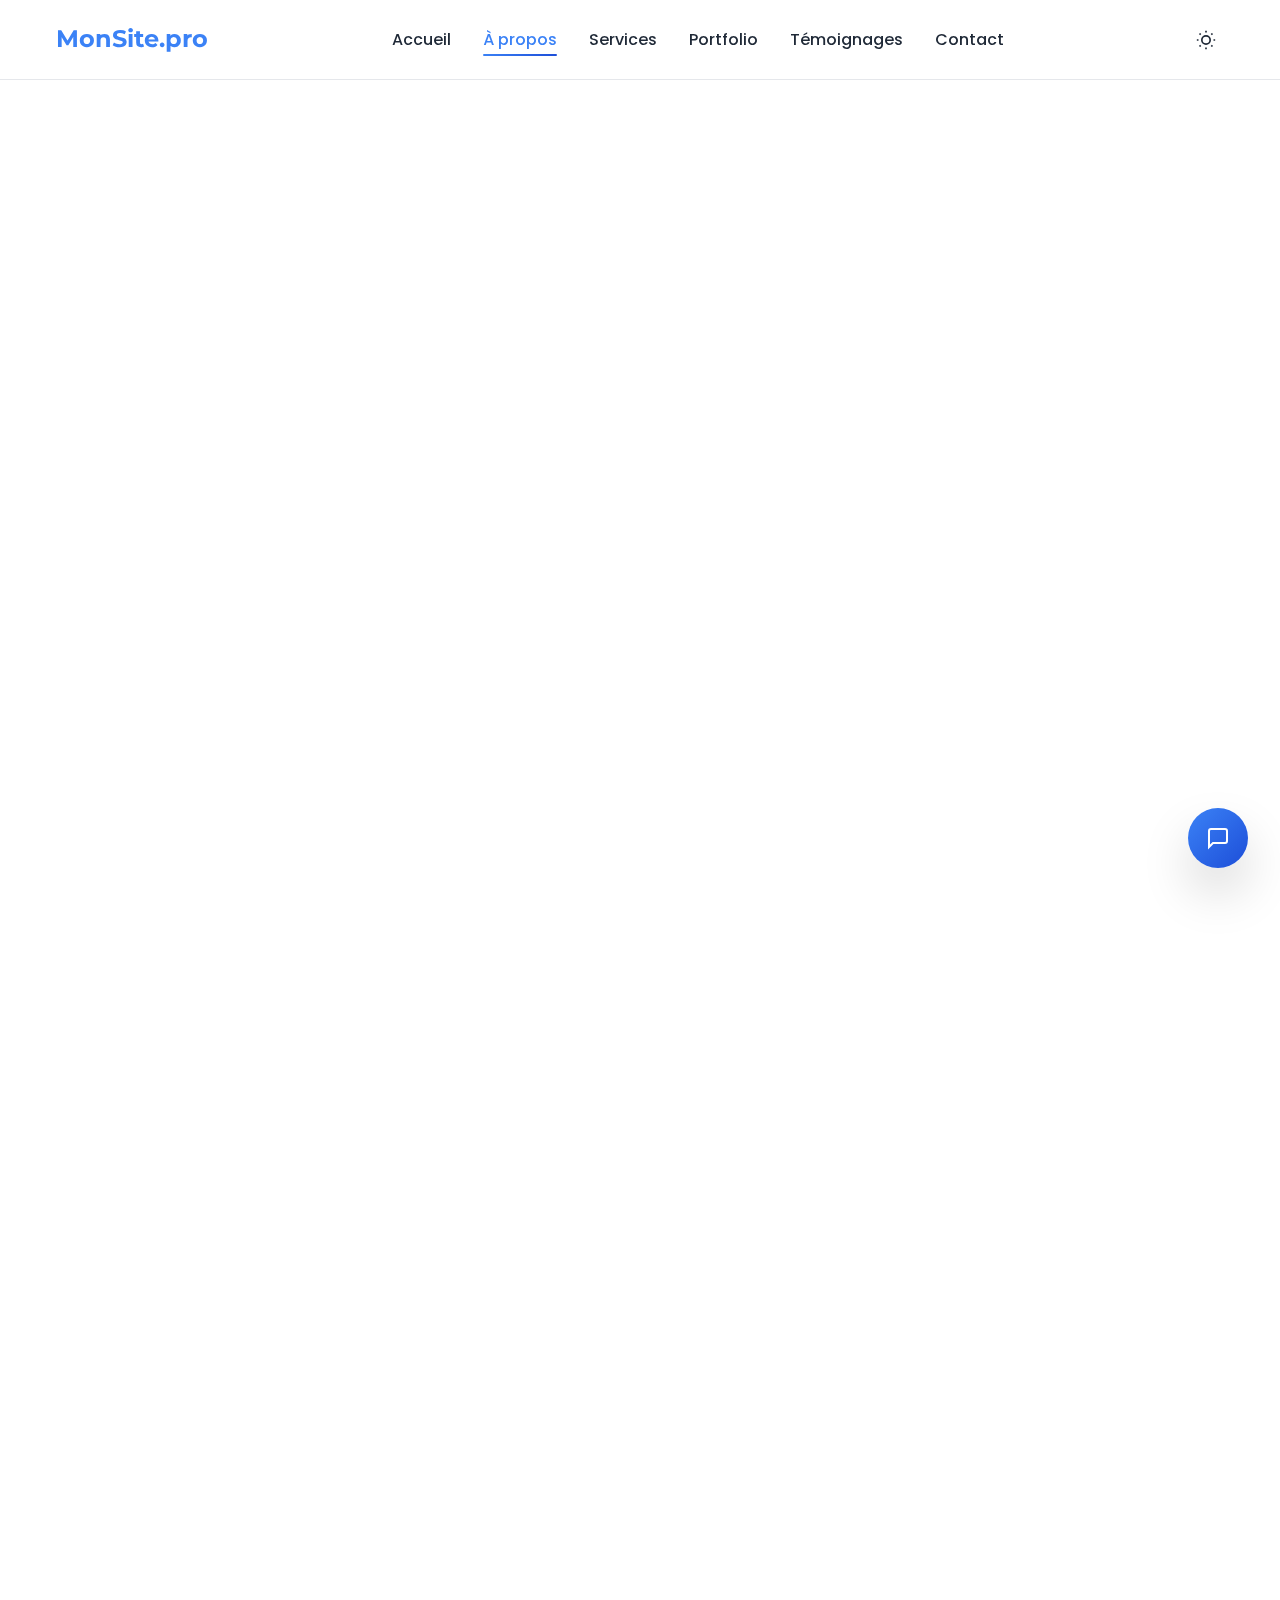
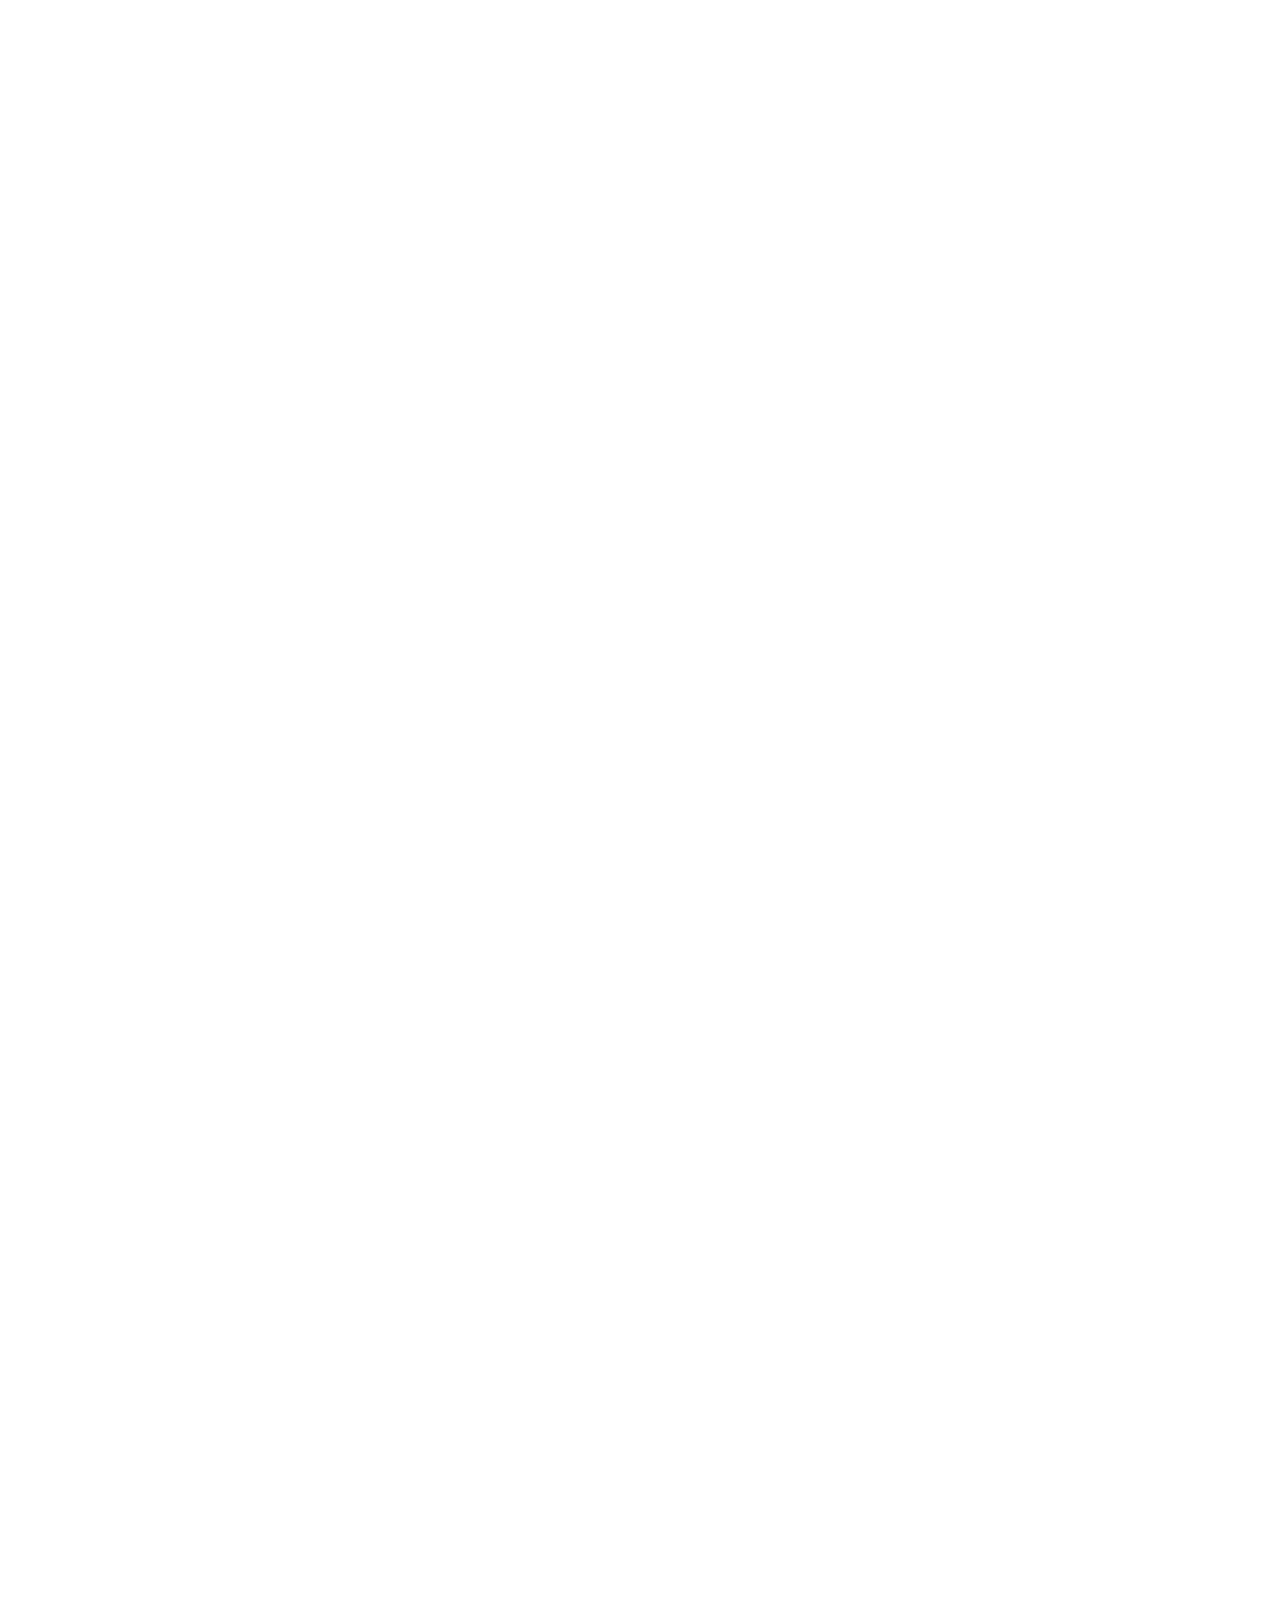
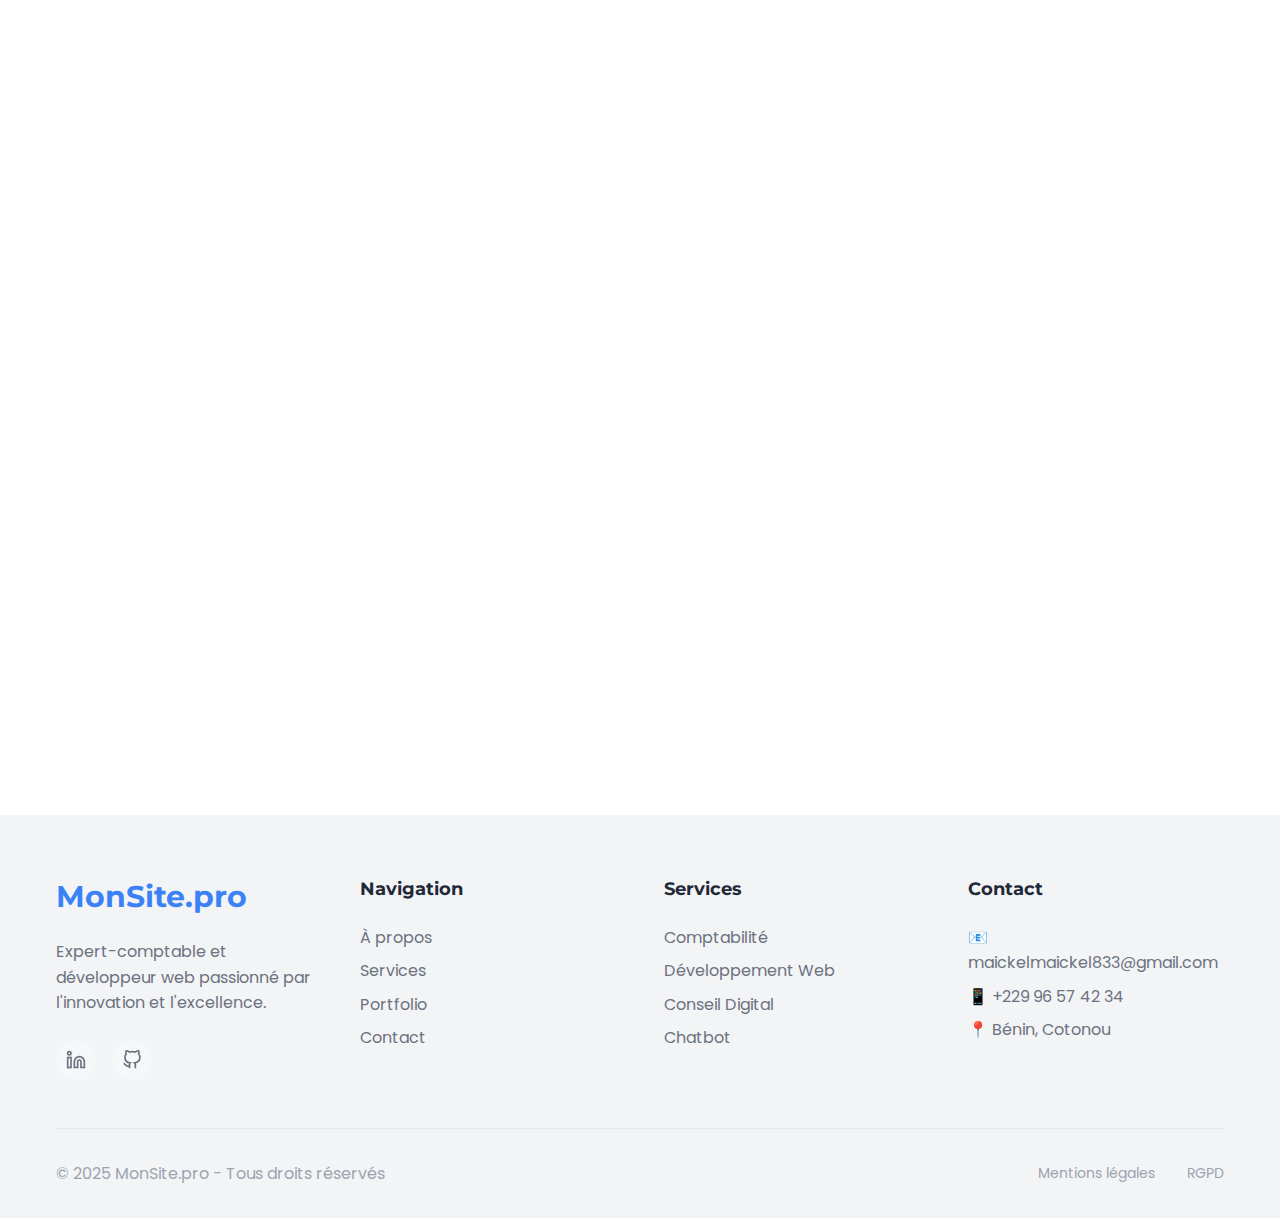
<file: about.html>
<!DOCTYPE html>
<html lang="fr">
<head>
    <meta charset="UTF-8">
    <meta name="viewport" content="width=device-width, initial-scale=1.0">
    <meta name="description" content="Découvrez mon parcours d'expert-comptable et développeur web, mes compétences et ma passion pour l'innovation digitale">
    <meta name="keywords" content="parcours, expérience, comptable, développeur, formation, compétences">
    <title>À Propos - Expert-Comptable & Développeur Web</title>
    
    <link rel="preconnect" href="https://fonts.googleapis.com">
    <link rel="preconnect" href="https://fonts.gstatic.com" crossorigin>
    <link href="https://fonts.googleapis.com/css2?family=Poppins:wght@300;400;500;600;700&family=Montserrat:wght@400;500;600;700&display=swap" rel="stylesheet">
    
    <link rel="stylesheet" href="styles/main.css">
    <link rel="stylesheet" href="styles/components.css">
    <link rel="stylesheet" href="styles/animations.css">
</head>
<body>
    <!-- Loader -->
    <div id="loader" class="loader">
        <div class="loader-content">
            <div class="loader-circle"></div>
            <p>Chargement...</p>
        </div>
    </div>

    <!-- Progress Bar -->
    <div id="progress-bar" class="progress-bar"></div>

    <!-- Header -->
    <header class="header" id="header">
        <nav class="nav container">
            <div class="nav-brand">
                <h2><a href="index.html">MonSite<span>.pro</span></a></h2>
            </div>
            
            <div class="nav-menu" id="nav-menu">
                <ul class="nav-list">
                    <li><a href="index.html" class="nav-link">Accueil</a></li>
                    <li><a href="about.html" class="nav-link active">À propos</a></li>
                    <li><a href="services.html" class="nav-link">Services</a></li>
                    <li><a href="portfolio.html" class="nav-link">Portfolio</a></li>
                    <li><a href="testimonials.html" class="nav-link">Témoignages</a></li>
                    <li><a href="contact.html" class="nav-link">Contact</a></li>
                </ul>
                <div class="nav-close" id="nav-close">
                    <svg width="24" height="24" viewBox="0 0 24 24" fill="none">
                        <path d="M18 6L6 18M6 6L18 18" stroke="currentColor" stroke-width="2"/>
                    </svg>
                </div>
            </div>

            <div class="nav-actions">
                <button class="theme-toggle" id="theme-toggle" aria-label="Changer le thème">
                    <svg class="sun-icon" width="20" height="20" viewBox="0 0 24 24" fill="none">
                        <circle cx="12" cy="12" r="5" stroke="currentColor" stroke-width="2"/>
                        <path d="M12 1v2M12 21v2M4.22 4.22l1.42 1.42M18.36 18.36l1.42 1.42M1 12h2M21 12h2M4.22 19.78l1.42-1.42M18.36 5.64l1.42-1.42" stroke="currentColor" stroke-width="2"/>
                    </svg>
                    <svg class="moon-icon" width="20" height="20" viewBox="0 0 24 24" fill="none">
                        <path d="M21 12.79A9 9 0 1111.21 3 7 7 0 0021 12.79z" stroke="currentColor" stroke-width="2"/>
                    </svg>
                </button>
                <div class="nav-toggle" id="nav-toggle">
                    <span></span>
                    <span></span>
                    <span></span>
                </div>
            </div>
        </nav>
    </header>

    <!-- Main Content -->
    <main>
        <!-- Page Header -->
        <section class="page-header">
            <div class="container">
                <div class="page-header-content">
                    <h1 class="page-title fade-up">
                        À Propos de <span class="text-gradient">Moi</span>
                    </h1>
                    <p class="page-description fade-up">
                        Découvrez mon parcours unique alliant expertise comptable et passion technologique
                    </p>
                </div>
            </div>
        </section>

        <!-- About Hero -->
        <section class="about-hero section">
            <div class="container">
                <div class="about-hero-content">
                    <div class="about-image fade-up">
                        <div class="image-container glass-effect">
                            <div class="avatar-large">
                                <svg width="120" height="120" viewBox="0 0 24 24" fill="none">
                                    <path d="M20 21v-2a4 4 0 0 0-4-4H8a4 4 0 0 0-4 4v2" stroke="currentColor" stroke-width="2"/>
                                    <circle cx="12" cy="7" r="4" stroke="currentColor" stroke-width="2"/>
                                </svg>
                            </div>
                            <div class="image-decoration"></div>
                        </div>
                    </div>
                    
                    <div class="about-text">
                        <h2 class="fade-up">Une expertise <span class="text-gradient">double compétence</span></h2>
                        <p class="fade-up">
                            Passionné par les chiffres et la technologie, j'ai développé une expertise unique 
                            qui combine la rigueur de la comptabilité avec l'innovation du développement web. 
                            Cette double compétence me permet d'offrir à mes clients une approche holistique 
                            de leurs besoins digitaux et financiers.
                        </p>
                        <p class="fade-up">
                            Fort de plus de 8 années d'expérience, j'accompagne les entreprises dans leur 
                            transformation digitale tout en assurant la conformité et l'optimisation de 
                            leur gestion financière.
                        </p>
                        
                        <div class="about-highlights fade-up">
                            <div class="highlight-item">
                                <div class="highlight-icon">
                                    <svg width="24" height="24" viewBox="0 0 24 24" fill="none">
                                        <path d="M22 12h-4l-3 9L9 3l-3 9H2" stroke="currentColor" stroke-width="2"/>
                                    </svg>
                                </div>
                                <div>
                                    <h4>8+ années</h4>
                                    <p>d'expérience professionnelle</p>
                                </div>
                            </div>
                            
                            <div class="highlight-item">
                                <div class="highlight-icon">
                                    <svg width="24" height="24" viewBox="0 0 24 24" fill="none">
                                        <path d="M12 2l3.09 6.26L22 9.27l-5 4.87 1.18 6.88L12 17.77l-6.18 3.25L7 14.14 2 9.27l6.91-1.01L12 2z" stroke="currentColor" stroke-width="2"/>
                                    </svg>
                                </div>
                                <div>
                                    <h4>150+ clients</h4>
                                    <p>accompagnés avec succès</p>
                                </div>
                            </div>
                        </div>
                    </div>
                </div>
            </div>
        </section>

        <!-- Experience Timeline -->
        <section class="timeline-section section">
            <div class="container">
                <div class="section-header">
                    <span class="section-subtitle">Mon Parcours</span>
                    <h2 class="section-title">
                        Expérience <span class="text-gradient">Professionnelle</span>
                    </h2>
                </div>
                
                <div class="timeline">
                    <div class="timeline-item fade-up">
                        <div class="timeline-marker"></div>
                        <div class="timeline-content glass-effect">
                            <div class="timeline-date">2020 - Présent</div>
                            <h3>Expert-Comptable & Développeur Freelance</h3>
                            <p>
                                Création de mon cabinet indépendant combinant services comptables 
                                traditionnels et solutions digitales innovantes. Développement 
                                d'applications web sur mesure pour optimiser la gestion d'entreprise.
                            </p>
                            <div class="timeline-tags">
                                <span class="tag">Comptabilité</span>
                                <span class="tag">Développement</span>
                                <span class="tag">Conseil</span>
                            </div>
                        </div>
                    </div>
                    
                    <div class="timeline-item fade-up">
                        <div class="timeline-marker"></div>
                        <div class="timeline-content glass-effect">
                            <div class="timeline-date">2018 - 2020</div>
                            <h3>Développeur Full-Stack - TechCorp</h3>
                            <p>
                                Développement d'applications web complexes et maintien de la qualité 
                                du code. Collaboration avec des équipes pluridisciplinaires pour 
                                livrer des solutions robustes et scalables.
                            </p>
                            <div class="timeline-tags">
                                <span class="tag">JavaScript</span>
                                <span class="tag">Node.js</span>
                                <span class="tag">SQL</span>
                            </div>
                        </div>
                    </div>
                    
                    <div class="timeline-item fade-up">
                        <div class="timeline-marker"></div>
                        <div class="timeline-content glass-effect">
                            <div class="timeline-date">2016 - 2018</div>
                            <h3>Expert-Comptable - Cabinet Expertise Plus</h3>
                            <p>
                                Gestion de portefeuilles clients diversifiés, optimisation fiscale 
                                et conseil en gestion d'entreprise. Spécialisation dans 
                                l'accompagnement des startups et TPE/PME.
                            </p>
                            <div class="timeline-tags">
                                <span class="tag">Fiscalité</span>
                                <span class="tag">Audit</span>
                                <span class="tag">Conseil</span>
                            </div>
                        </div>
                    </div>
                </div>
            </div>
        </section>

        <!-- Skills Section -->
        <section class="skills-section section">
            <div class="container">
                <div class="section-header">
                    <span class="section-subtitle">Mes Compétences</span>
                    <h2 class="section-title">
                        Expertise <span class="text-gradient">Technique</span>
                    </h2>
                </div>
                
                <div class="skills-grid">
                    <div class="skill-category fade-up">
                        <div class="skill-category-header">
                            <div class="skill-icon">
                                <svg width="30" height="30" viewBox="0 0 24 24" fill="none">
                                    <path d="M14 2H6a2 2 0 0 0-2 2v16a2 2 0 0 0 2 2h12a2 2 0 0 0 2-2V8z" stroke="currentColor" stroke-width="2"/>
                                    <polyline points="14,2 14,8 20,8" stroke="currentColor" stroke-width="2"/>
                                </svg>
                            </div>
                            <h3>Comptabilité & Finance</h3>
                        </div>
                        <div class="skills-list">
                            <div class="skill-item">
                                <span class="skill-name">Comptabilité générale</span>
                                <div class="skill-bar">
                                    <div class="skill-progress" data-width="95"></div>
                                </div>
                                <span class="skill-percent">95%</span>
                            </div>
                            <div class="skill-item">
                                <span class="skill-name">Fiscalité</span>
                                <div class="skill-bar">
                                    <div class="skill-progress" data-width="90"></div>
                                </div>
                                <span class="skill-percent">90%</span>
                            </div>
                            <div class="skill-item">
                                <span class="skill-name">Audit & Contrôle</span>
                                <div class="skill-bar">
                                    <div class="skill-progress" data-width="85"></div>
                                </div>
                                <span class="skill-percent">85%</span>
                            </div>
                        </div>
                    </div>
                    
                    <div class="skill-category fade-up">
                        <div class="skill-category-header">
                            <div class="skill-icon">
                                <svg width="30" height="30" viewBox="0 0 24 24" fill="none">
                                    <polyline points="16 18 22 12 16 6" stroke="currentColor" stroke-width="2"/>
                                    <polyline points="8 6 2 12 8 18" stroke="currentColor" stroke-width="2"/>
                                </svg>
                            </div>
                            <h3>Développement Web</h3>
                        </div>
                        <div class="skills-list">
                            <div class="skill-item">
                                <span class="skill-name">HTML/CSS/JavaScript</span>
                                <div class="skill-bar">
                                    <div class="skill-progress" data-width="92"></div>
                                </div>
                                <span class="skill-percent">92%</span>
                            </div>
                            <div class="skill-item">
                                <span class="skill-name">Node.js & Databases</span>
                                <div class="skill-bar">
                                    <div class="skill-progress" data-width="88"></div>
                                </div>
                                <span class="skill-percent">88%</span>
                            </div>
                            <div class="skill-item">
                                <span class="skill-name">UI/UX Design</span>
                                <div class="skill-bar">
                                    <div class="skill-progress" data-width="80"></div>
                                </div>
                                <span class="skill-percent">80%</span>
                            </div>
                        </div>
                    </div>
                </div>
            </div>
        </section>

        <!-- Values Section -->
        <section class="values-section section">
            <div class="container">
                <div class="section-header">
                    <span class="section-subtitle">Mes Valeurs</span>
                    <h2 class="section-title">
                        Ce qui me <span class="text-gradient">Guide</span>
                    </h2>
                </div>
                
                <div class="values-grid">
                    <div class="value-card glass-effect fade-up">
                        <div class="value-icon">
                            <svg width="40" height="40" viewBox="0 0 24 24" fill="none">
                                <path d="M9 12l2 2 4-4" stroke="currentColor" stroke-width="2"/>
                                <circle cx="12" cy="12" r="9" stroke="currentColor" stroke-width="2"/>
                            </svg>
                        </div>
                        <h3>Excellence</h3>
                        <p>
                            Chaque projet est une opportunité de dépasser les attentes et 
                            de livrer des solutions de qualité supérieure.
                        </p>
                    </div>
                    
                    <div class="value-card glass-effect fade-up">
                        <div class="value-icon">
                            <svg width="40" height="40" viewBox="0 0 24 24" fill="none">
                                <path d="M16 21v-2a4 4 0 0 0-4-4H8a4 4 0 0 0-4 4v2" stroke="currentColor" stroke-width="2"/>
                                <circle cx="10" cy="7" r="4" stroke="currentColor" stroke-width="2"/>
                                <path d="M22 21v-2a4 4 0 0 0-3-3.87M16 3.13a4 4 0 0 1 0 7.75" stroke="currentColor" stroke-width="2"/>
                            </svg>
                        </div>
                        <h3>Collaboration</h3>
                        <p>
                            Le succès naît de la coopération. J'accompagne mes clients 
                            dans une démarche de partenariat durable.
                        </p>
                    </div>
                    
                    <div class="value-card glass-effect fade-up">
                        <div class="value-icon">
                            <svg width="40" height="40" viewBox="0 0 24 24" fill="none">
                                <path d="M13 2L3 14h9l-1 8 10-12h-9l1-8z" stroke="currentColor" stroke-width="2"/>
                            </svg>
                        </div>
                        <h3>Innovation</h3>
                        <p>
                            L'avenir appartient à ceux qui osent innover. J'intègre les 
                            dernières technologies pour créer des solutions modernes.
                        </p>
                    </div>
                    
                    <div class="value-card glass-effect fade-up">
                        <div class="value-icon">
                            <svg width="40" height="40" viewBox="0 0 24 24" fill="none">
                                <path d="M12 22s8-4 8-10V5l-8-3-8 3v7c0 6 8 10 8 10z" stroke="currentColor" stroke-width="2"/>
                            </svg>
                        </div>
                        <h3>Confiance</h3>
                        <p>
                            La transparence et l'intégrité sont les fondements de toute 
                            relation professionnelle réussie.
                        </p>
                    </div>
                </div>
            </div>
        </section>

        <!-- CTA Section -->
        <section class="cta-section">
            <div class="container">
                <div class="cta-content glass-effect">
                    <div class="cta-text">
                        <h2>Travaillons ensemble</h2>
                        <p>Prêt à démarrer votre projet ? Contactez-moi pour une consultation personnalisée.</p>
                    </div>
                    <div class="cta-actions">
                        <a href="contact.html" class="btn btn-primary">
                            Me contacter
                            <svg width="20" height="20" viewBox="0 0 24 24" fill="none">
                                <path d="M5 12h14M12 5l7 7-7 7" stroke="currentColor" stroke-width="2"/>
                            </svg>
                        </a>
                        <a href="portfolio.html" class="btn btn-outline">
                            Voir mes réalisations
                        </a>
                    </div>
                </div>
            </div>
        </section>
    </main>

    <!-- Footer -->
    <footer class="footer">
        <div class="container">
            <div class="footer-content">
                <div class="footer-section">
                    <h3><a href="index.html">MonSite<span>.pro</span></a></h3>
                    <p>Expert-comptable et développeur web passionné par l'innovation et l'excellence.</p>
                    <div class="social-links">
                        <a href="#" class="social-link">
                            <svg width="20" height="20" viewBox="0 0 24 24" fill="none">
                                <path d="M16 8a6 6 0 0 1 6 6v7h-4v-7a2 2 0 0 0-2-2 2 2 0 0 0-2 2v7h-4v-7a6 6 0 0 1 6-6z" stroke="currentColor" stroke-width="2"/>
                                <rect x="2" y="9" width="4" height="12" stroke="currentColor" stroke-width="2"/>
                                <circle cx="4" cy="4" r="2" stroke="currentColor" stroke-width="2"/>
                            </svg>
                        </a>
                        <a href="#" class="social-link">
                            <svg width="20" height="20" viewBox="0 0 24 24" fill="none">
                                <path d="M9 19c-5 1.5-5-2.5-7-3m14 6v-3.87a3.37 3.37 0 0 0-.94-2.61c3.14-.35 6.44-1.54 6.44-7A5.44 5.44 0 0 0 20 4.77 5.07 5.07 0 0 0 19.91 1S18.73.65 16 2.48a13.38 13.38 0 0 0-7 0C6.27.65 5.09 1 5.09 1A5.07 5.07 0 0 0 5 4.77a5.44 5.44 0 0 0-1.5 3.78c0 5.42 3.3 6.61 6.44 7A3.37 3.37 0 0 0 9 18.13V22" stroke="currentColor" stroke-width="2"/>
                            </svg>
                        </a>
                    </div>
                </div>
                
                <div class="footer-section">
                    <h4>Navigation</h4>
                    <ul class="footer-links">
                        <li><a href="about.html">À propos</a></li>
                        <li><a href="services.html">Services</a></li>
                        <li><a href="portfolio.html">Portfolio</a></li>
                        <li><a href="contact.html">Contact</a></li>
                    </ul>
                </div>
                
                <div class="footer-section">
                    <h4>Services</h4>
                    <ul class="footer-links">
                        <li><a href="services.html">Comptabilité</a></li>
                        <li><a href="services.html">Développement Web</a></li>
                        <li><a href="services.html">Conseil Digital</a></li>
                        <li><a href="chatbot.html">Chatbot</a></li>
                    </ul>
                </div>
                
                <div class="footer-section">
                    <h4>Contact</h4>
                    <ul class="footer-contact">
                        <li>📧 maickelmaickel833@gmail.com</li>
                        <li>📱 +229 96 57 42 34</li>
                        <li>📍 Bénin, Cotonou</li>
                    </ul>
                </div>
            </div>
            
            <div class="footer-bottom">
                <p>&copy; 2025 MonSite.pro - Tous droits réservés</p>
                <div class="footer-bottom-links">
                    <a href="legal.html">Mentions légales</a>
                    <a href="legal.html">RGPD</a>
                </div>
            </div>
        </div>
    </footer>

    <!-- Back to Top Button -->
    <button class="back-to-top" id="back-to-top" aria-label="Retour en haut">
        <svg width="20" height="20" viewBox="0 0 24 24" fill="none">
            <path d="M18 15l-6-6-6 6" stroke="currentColor" stroke-width="2"/>
        </svg>
    </button>

    <!-- Chatbot -->
    <div class="chatbot-widget">
        <button class="chatbot-toggle" id="chatbot-toggle" aria-label="Ouvrir le chatbot">
            <svg class="chat-icon" width="24" height="24" viewBox="0 0 24 24" fill="none">
                <path d="M21 15a2 2 0 0 1-2 2H7l-4 4V5a2 2 0 0 1 2-2h14a2 2 0 0 1 2 2z" stroke="currentColor" stroke-width="2"/>
            </svg>
            <svg class="close-icon" width="24" height="24" viewBox="0 0 24 24" fill="none">
                <path d="M18 6L6 18M6 6L18 18" stroke="currentColor" stroke-width="2"/>
            </svg>
        </button>
        
        <div class="chatbot-window" id="chatbot-window">
            <div class="chatbot-header">
                <h4>Assistant virtuel</h4>
                <p>Je suis là pour vous aider !</p>
            </div>
            <div class="chatbot-messages" id="chatbot-messages">
                <div class="message bot-message">
                    <div class="message-content">
                        Bonjour ! Comment puis-je vous aider aujourd'hui ?
                    </div>
                </div>
            </div>
            <div class="chatbot-input">
                <input type="text" id="chatbot-input" placeholder="Tapez votre message...">
                <button id="chatbot-send" aria-label="Envoyer">
                    <svg width="20" height="20" viewBox="0 0 24 24" fill="none">
                        <path d="M22 2l-7 20-4-9-9-4z" stroke="currentColor" stroke-width="2"/>
                    </svg>
                </button>
            </div>
        </div>
    </div>

    <!-- Scripts -->
    <script src="scripts/main.js"></script>
    <script src="scripts/animations.js"></script>
    <script src="scripts/chatbot.js"></script>
</body>
</html>
</file>
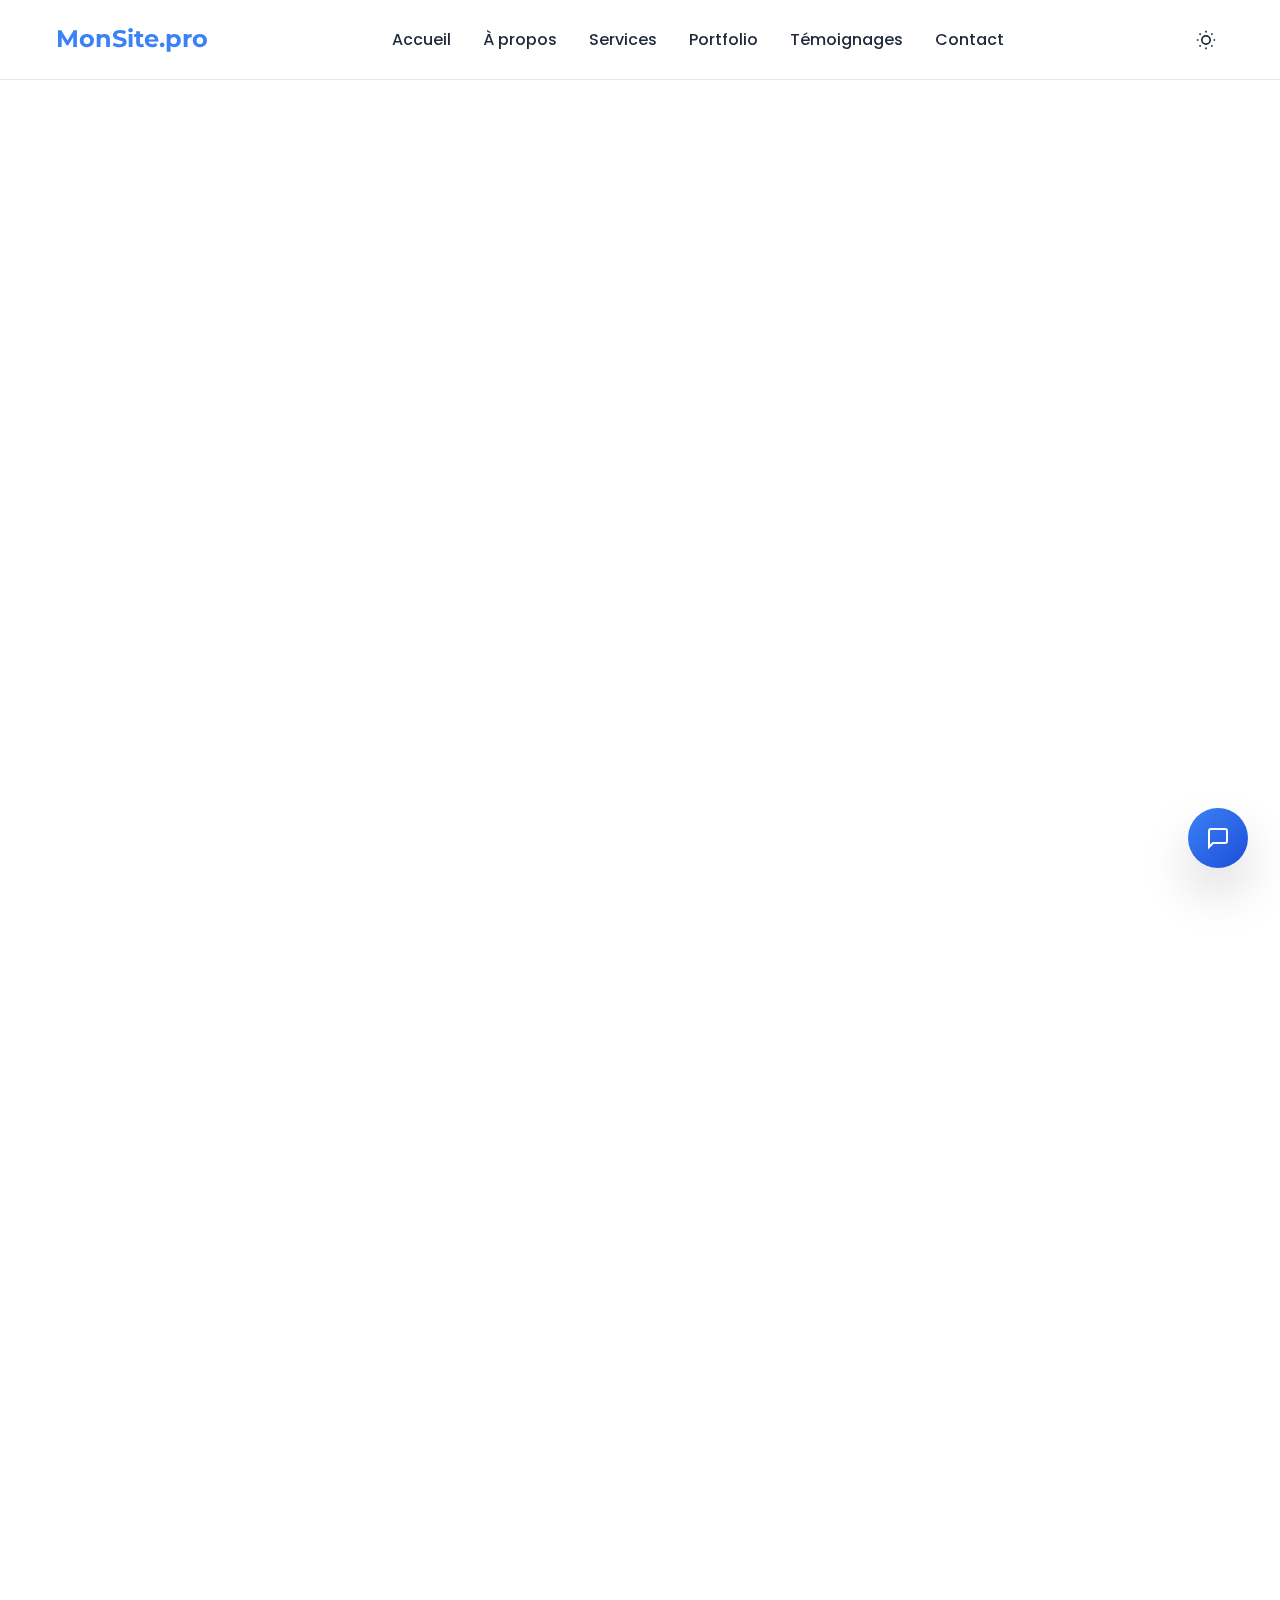
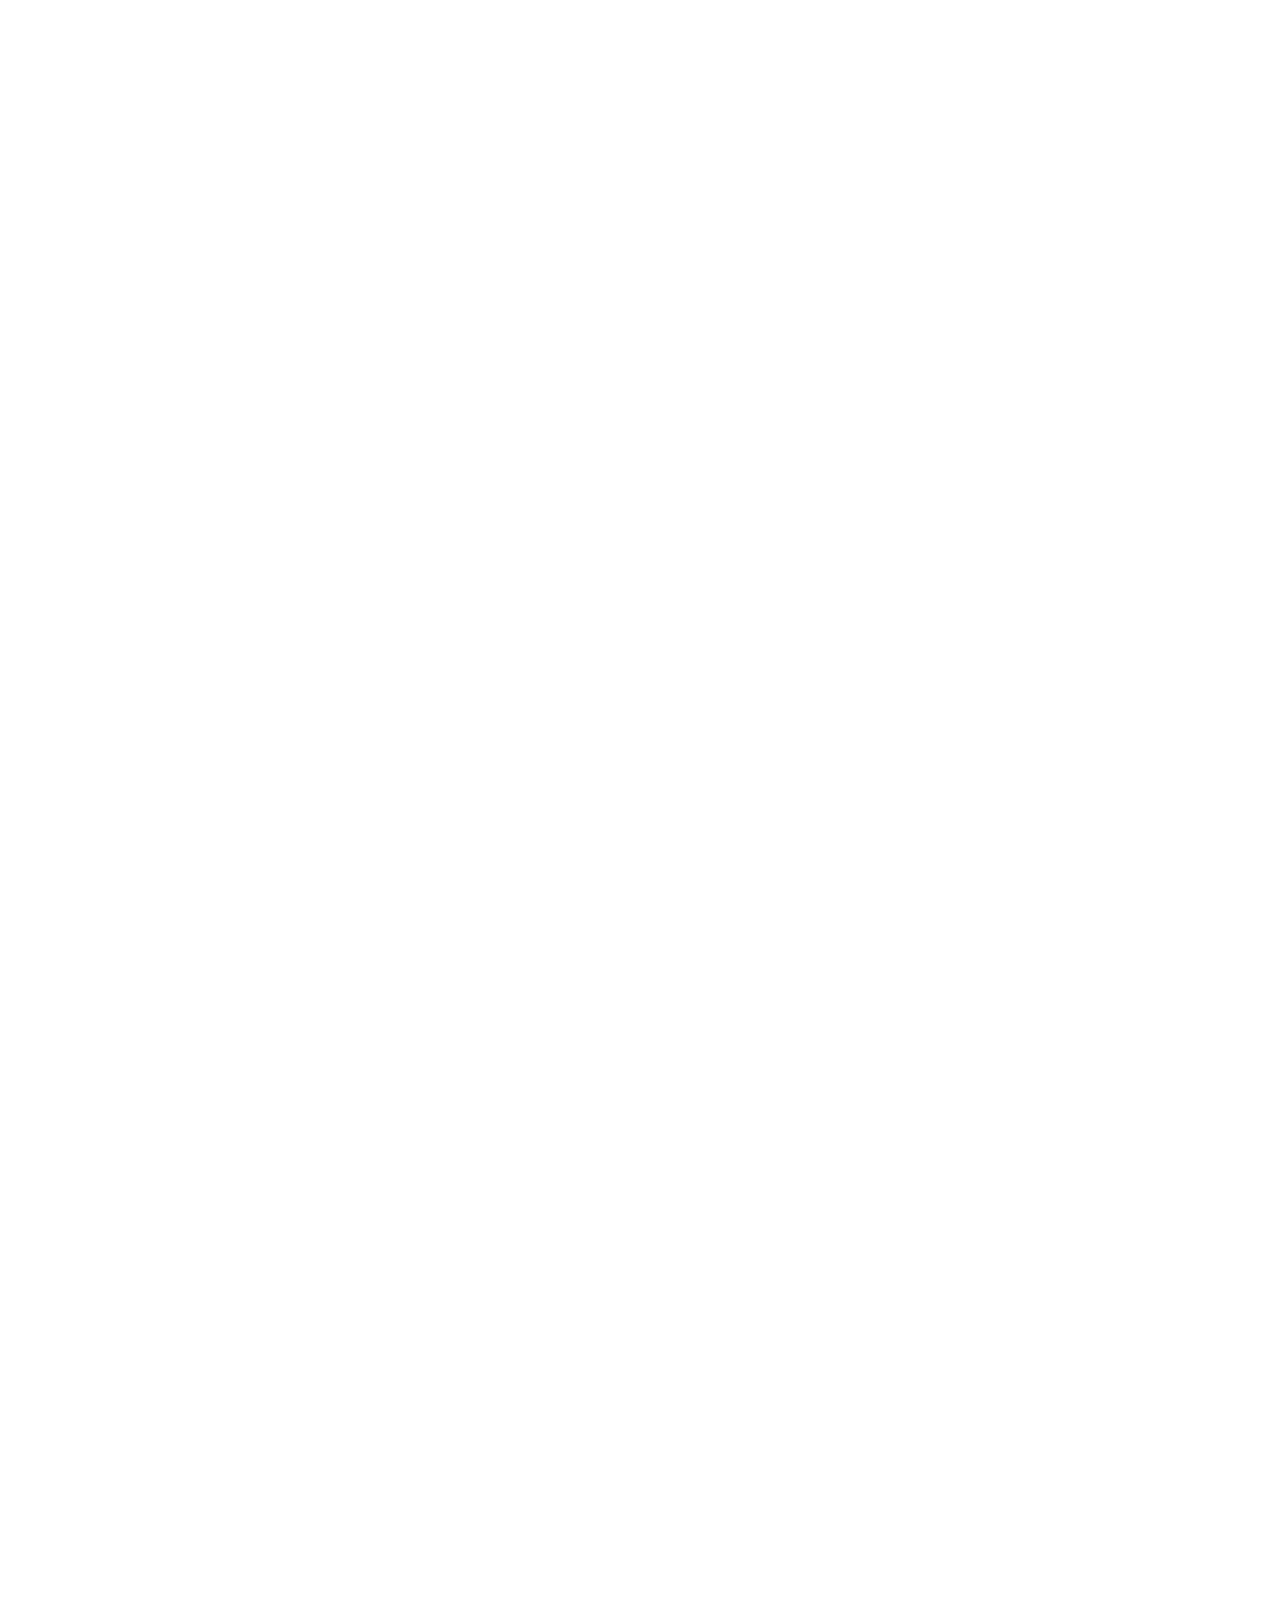
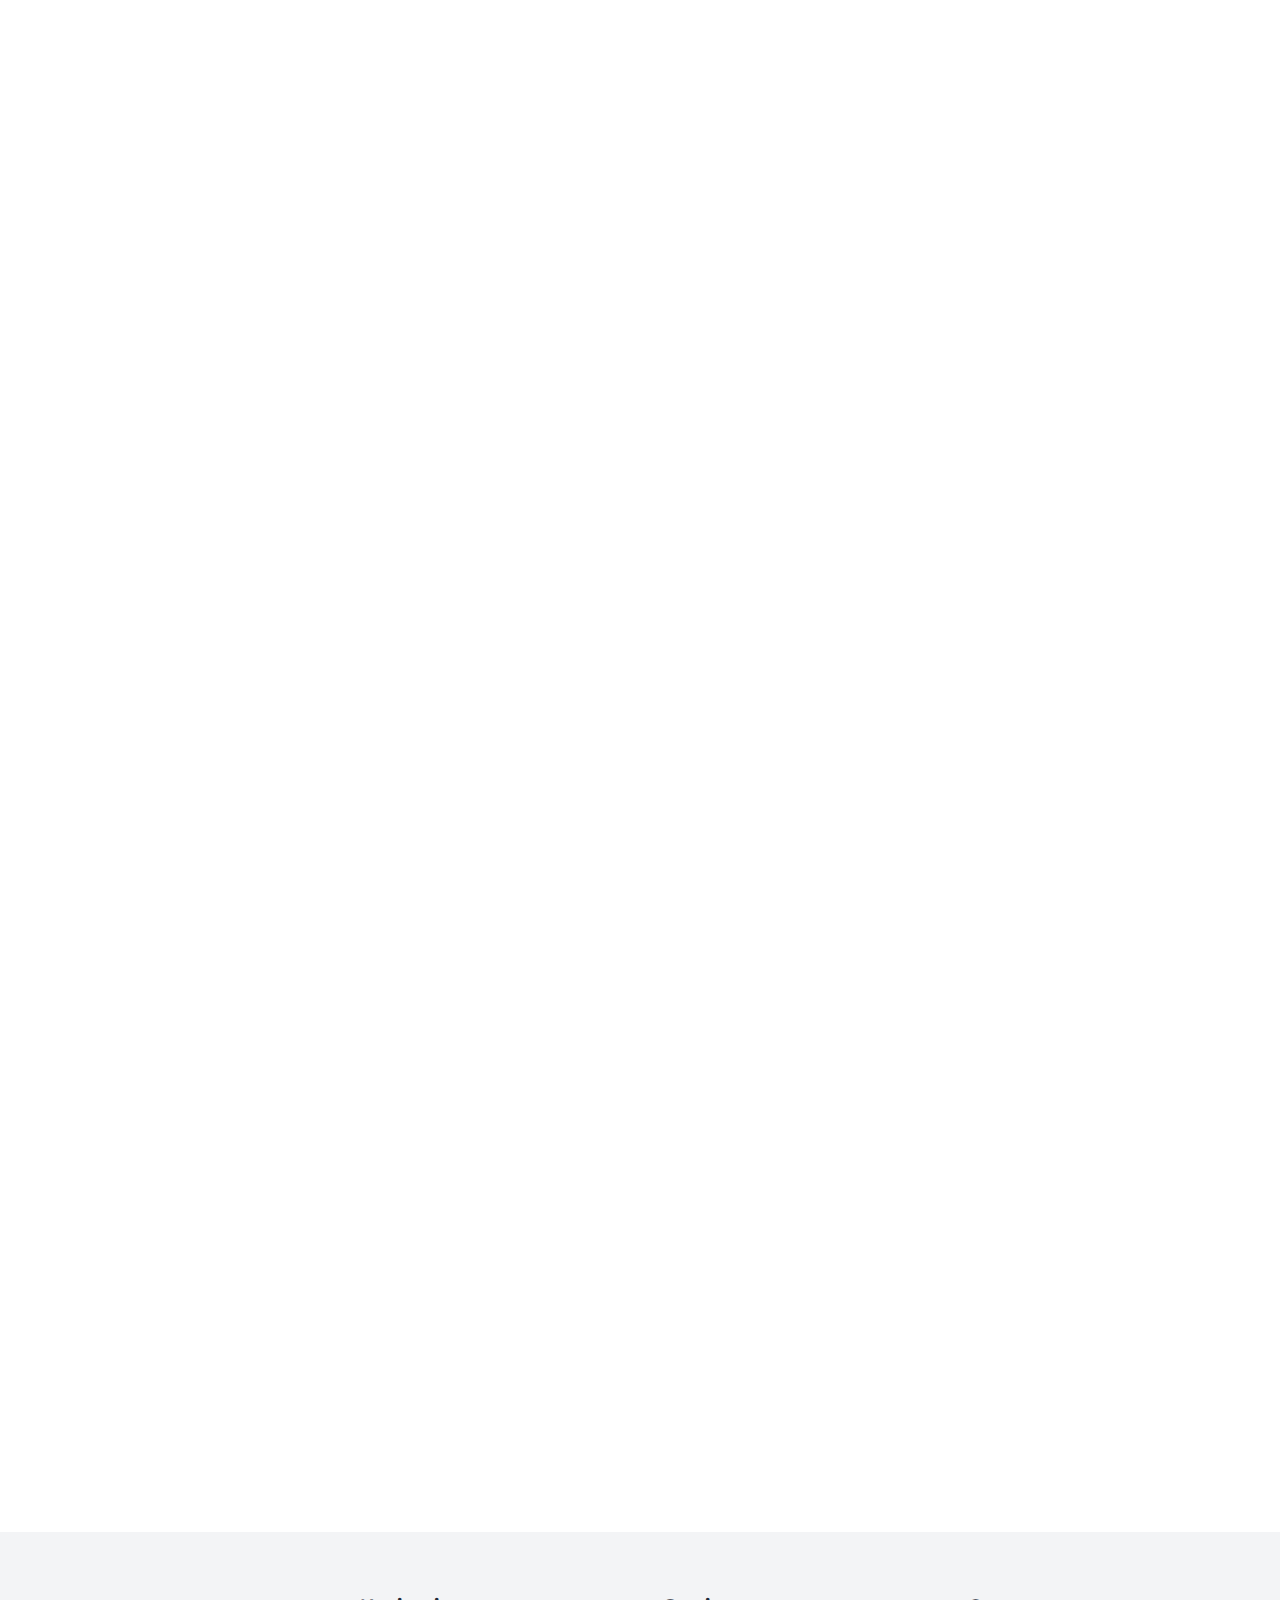
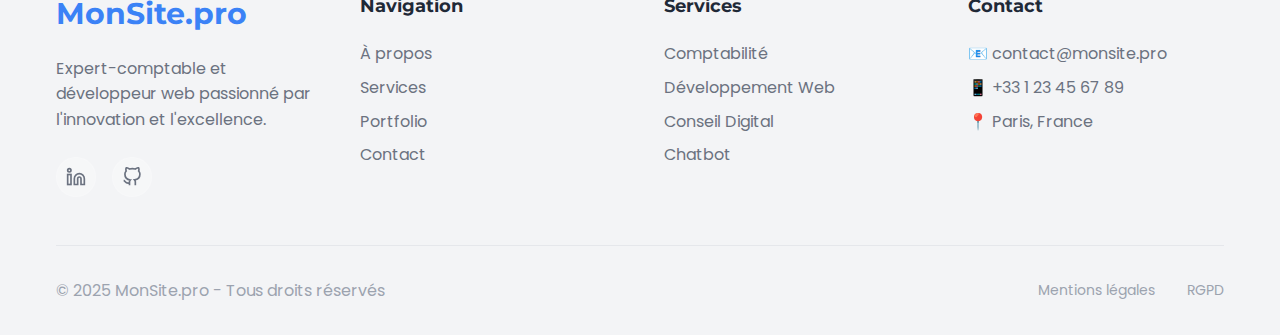
<file: chatbot.html>
<!DOCTYPE html>
<html lang="fr">
<head>
    <meta charset="UTF-8">
    <meta name="viewport" content="width=device-width, initial-scale=1.0">
    <meta name="description" content="Démonstration du chatbot intelligent - Assistant virtuel pour vos questions sur mes services">
    <meta name="keywords" content="chatbot, assistant virtuel, intelligence artificielle, support client, automatisation">
    <title>Chatbot - Expert-Comptable & Développeur Web</title>
    
    <link rel="preconnect" href="https://fonts.googleapis.com">
    <link rel="preconnect" href="https://fonts.gstatic.com" crossorigin>
    <link href="https://fonts.googleapis.com/css2?family=Poppins:wght@300;400;500;600;700&family=Montserrat:wght@400;500;600;700&display=swap" rel="stylesheet">
    
    <link rel="stylesheet" href="styles/main.css">
    <link rel="stylesheet" href="styles/components.css">
    <link rel="stylesheet" href="styles/animations.css">
</head>
<body>
    <!-- Loader -->
    <div id="loader" class="loader">
        <div class="loader-content">
            <div class="loader-circle"></div>
            <p>Chargement...</p>
        </div>
    </div>

    <!-- Progress Bar -->
    <div id="progress-bar" class="progress-bar"></div>

    <!-- Header -->
    <header class="header" id="header">
        <nav class="nav container">
            <div class="nav-brand">
                <h2><a href="index.html">MonSite<span>.pro</span></a></h2>
            </div>
            
            <div class="nav-menu" id="nav-menu">
                <ul class="nav-list">
                    <li><a href="index.html" class="nav-link">Accueil</a></li>
                    <li><a href="about.html" class="nav-link">À propos</a></li>
                    <li><a href="services.html" class="nav-link">Services</a></li>
                    <li><a href="portfolio.html" class="nav-link">Portfolio</a></li>
                    <li><a href="testimonials.html" class="nav-link">Témoignages</a></li>
                    <li><a href="contact.html" class="nav-link">Contact</a></li>
                </ul>
                <div class="nav-close" id="nav-close">
                    <svg width="24" height="24" viewBox="0 0 24 24" fill="none">
                        <path d="M18 6L6 18M6 6L18 18" stroke="currentColor" stroke-width="2"/>
                    </svg>
                </div>
            </div>

            <div class="nav-actions">
                <button class="theme-toggle" id="theme-toggle" aria-label="Changer le thème">
                    <svg class="sun-icon" width="20" height="20" viewBox="0 0 24 24" fill="none">
                        <circle cx="12" cy="12" r="5" stroke="currentColor" stroke-width="2"/>
                        <path d="M12 1v2M12 21v2M4.22 4.22l1.42 1.42M18.36 18.36l1.42 1.42M1 12h2M21 12h2M4.22 19.78l1.42-1.42M18.36 5.64l1.42-1.42" stroke="currentColor" stroke-width="2"/>
                    </svg>
                    <svg class="moon-icon" width="20" height="20" viewBox="0 0 24 24" fill="none">
                        <path d="M21 12.79A9 9 0 1111.21 3 7 7 0 0021 12.79z" stroke="currentColor" stroke-width="2"/>
                    </svg>
                </button>
                <div class="nav-toggle" id="nav-toggle">
                    <span></span>
                    <span></span>
                    <span></span>
                </div>
            </div>
        </nav>
    </header>

    <!-- Main Content -->
    <main>
        <!-- Page Header -->
        <section class="page-header">
            <div class="container">
                <div class="page-header-content">
                    <h1 class="page-title fade-up">
                        <span class="text-gradient">Chatbot</span> Intelligent
                    </h1>
                    <p class="page-description fade-up">
                        Découvrez mon assistant virtuel capable de répondre à vos questions 24h/7j
                    </p>
                </div>
            </div>
        </section>

        <!-- Chatbot Demo -->
        <section class="chatbot-demo section">
            <div class="container">
                <div class="demo-content">
                    <div class="demo-info fade-up">
                        <div class="section-header">
                            <span class="section-subtitle">Démonstration</span>
                            <h2 class="section-title">
                                Testez l'<span class="text-gradient">Assistant</span>
                            </h2>
                            <p class="section-description">
                                Posez vos questions à mon chatbot intelligent. Il peut vous renseigner sur mes services, tarifs, disponibilités et bien plus encore.
                            </p>
                        </div>

                        <div class="demo-features">
                            <div class="feature-item">
                                <div class="feature-icon">
                                    <svg width="24" height="24" viewBox="0 0 24 24" fill="none">
                                        <path d="M12 2l3.09 6.26L22 9.27l-5 4.87 1.18 6.88L12 17.77l-6.18 3.25L7 14.14 2 9.27l6.91-1.01L12 2z" stroke="currentColor" stroke-width="2"/>
                                    </svg>
                                </div>
                                <div>
                                    <h4>Réponses instantanées</h4>
                                    <p>Obtenez des réponses immédiates à vos questions</p>
                                </div>
                            </div>

                            <div class="feature-item">
                                <div class="feature-icon">
                                    <svg width="24" height="24" viewBox="0 0 24 24" fill="none">
                                        <circle cx="12" cy="12" r="10" stroke="currentColor" stroke-width="2"/>
                                        <polyline points="12,6 12,12 16,14" stroke="currentColor" stroke-width="2"/>
                                    </svg>
                                </div>
                                <div>
                                    <h4>Disponible 24h/7j</h4>
                                    <p>L'assistant ne dort jamais et répond à toute heure</p>
                                </div>
                            </div>

                            <div class="feature-item">
                                <div class="feature-icon">
                                    <svg width="24" height="24" viewBox="0 0 24 24" fill="none">
                                        <path d="M9 12l2 2 4-4" stroke="currentColor" stroke-width="2"/>
                                        <circle cx="12" cy="12" r="9" stroke="currentColor" stroke-width="2"/>
                                    </svg>
                                </div>
                                <div>
                                    <h4>Informations précises</h4>
                                    <p>Base de connaissances complète et mise à jour</p>
                                </div>
                            </div>
                        </div>

                        <div class="demo-suggestions">
                            <h3>Questions suggérées :</h3>
                            <div class="suggestion-buttons">
                                <button class="suggestion-btn" onclick="sendSuggestion('Quels sont vos services ?')">
                                    Quels sont vos services ?
                                </button>
                                <button class="suggestion-btn" onclick="sendSuggestion('Quels sont vos tarifs ?')">
                                    Quels sont vos tarifs ?
                                </button>
                                <button class="suggestion-btn" onclick="sendSuggestion('Comment vous contacter ?')">
                                    Comment vous contacter ?
                                </button>
                                <button class="suggestion-btn" onclick="sendSuggestion('Quels sont vos horaires ?')">
                                    Quels sont vos horaires ?
                                </button>
                            </div>
                        </div>
                    </div>

                    <div class="demo-chatbot fade-up">
                        <div class="chatbot-container glass-effect">
                            <div class="chatbot-header-demo">
                                <div class="chatbot-avatar">
                                    <svg width="30" height="30" viewBox="0 0 24 24" fill="none">
                                        <path d="M21 15a2 2 0 0 1-2 2H7l-4 4V5a2 2 0 0 1 2-2h14a2 2 0 0 1 2 2z" stroke="currentColor" stroke-width="2"/>
                                    </svg>
                                </div>
                                <div class="chatbot-info">
                                    <h4>Assistant MonSite.pro</h4>
                                    <p class="status online">En ligne</p>
                                </div>
                                <button class="chatbot-minimize" onclick="toggleChatbot()">
                                    <svg width="20" height="20" viewBox="0 0 24 24" fill="none">
                                        <path d="M18 15l-6-6-6 6" stroke="currentColor" stroke-width="2"/>
                                    </svg>
                                </button>
                            </div>
                            
                            <div class="chatbot-messages-demo" id="demo-messages">
                                <div class="message bot-message">
                                    <div class="message-avatar">
                                        <svg width="20" height="20" viewBox="0 0 24 24" fill="none">
                                            <path d="M21 15a2 2 0 0 1-2 2H7l-4 4V5a2 2 0 0 1 2-2h14a2 2 0 0 1 2 2z" stroke="currentColor" stroke-width="2"/>
                                        </svg>
                                    </div>
                                    <div class="message-content">
                                        Bonjour ! Je suis l'assistant virtuel de MonSite.pro. Comment puis-je vous aider aujourd'hui ? 😊
                                    </div>
                                    <div class="message-time">Maintenant</div>
                                </div>
                            </div>
                            
                            <div class="chatbot-input-demo">
                                <input type="text" id="demo-input" placeholder="Tapez votre message..." onkeypress="handleDemoKeyPress(event)">
                                <button id="demo-send" onclick="sendDemoMessage()">
                                    <svg width="20" height="20" viewBox="0 0 24 24" fill="none">
                                        <path d="M22 2l-7 20-4-9-9-4z" stroke="currentColor" stroke-width="2"/>
                                    </svg>
                                </button>
                            </div>
                        </div>
                    </div>
                </div>
            </div>
        </section>

        <!-- Chatbot Features -->
        <section class="chatbot-features section">
            <div class="container">
                <div class="section-header">
                    <span class="section-subtitle">Fonctionnalités</span>
                    <h2 class="section-title">
                        Pourquoi utiliser un <span class="text-gradient">Chatbot</span> ?
                    </h2>
                </div>
                
                <div class="features-grid">
                    <div class="feature-card glass-effect fade-up hover-lift">
                        <div class="feature-icon-large">
                            <svg width="50" height="50" viewBox="0 0 24 24" fill="none">
                                <circle cx="12" cy="12" r="10" stroke="currentColor" stroke-width="2"/>
                                <polyline points="12,6 12,12 16,14" stroke="currentColor" stroke-width="2"/>
                            </svg>
                        </div>
                        <h3>Disponibilité 24/7</h3>
                        <p>Vos clients peuvent obtenir des informations à tout moment, même en dehors des heures d'ouverture.</p>
                        <ul class="feature-benefits">
                            <li>Réponses instantanées</li>
                            <li>Pas d'attente</li>
                            <li>Service continu</li>
                        </ul>
                    </div>

                    <div class="feature-card glass-effect fade-up hover-lift">
                        <div class="feature-icon-large">
                            <svg width="50" height="50" viewBox="0 0 24 24" fill="none">
                                <path d="M16 21v-2a4 4 0 0 0-4-4H8a4 4 0 0 0-4 4v2" stroke="currentColor" stroke-width="2"/>
                                <circle cx="10" cy="7" r="4" stroke="currentColor" stroke-width="2"/>
                                <path d="M22 21v-2a4 4 0 0 0-3-3.87M16 3.13a4 4 0 0 1 0 7.75" stroke="currentColor" stroke-width="2"/>
                            </svg>
                        </div>
                        <h3>Support Client Amélioré</h3>
                        <p>Réduction de la charge de travail en traitant automatiquement les questions fréquentes.</p>
                        <ul class="feature-benefits">
                            <li>Moins d'appels répétitifs</li>
                            <li>Plus de temps pour les cas complexes</li>
                            <li>Satisfaction client accrue</li>
                        </ul>
                    </div>

                    <div class="feature-card glass-effect fade-up hover-lift">
                        <div class="feature-icon-large">
                            <svg width="50" height="50" viewBox="0 0 24 24" fill="none">
                                <path d="M12 2l3.09 6.26L22 9.27l-5 4.87 1.18 6.88L12 17.77l-6.18 3.25L7 14.14 2 9.27l6.91-1.01L12 2z" stroke="currentColor" stroke-width="2"/>
                            </svg>
                        </div>
                        <h3>Génération de Leads</h3>
                        <p>Qualification automatique des prospects et collecte d'informations de contact.</p>
                        <ul class="feature-benefits">
                            <li>Qualification des besoins</li>
                            <li>Collecte de coordonnées</li>
                            <li>Orientation vers les services</li>
                        </ul>
                    </div>

                    <div class="feature-card glass-effect fade-up hover-lift">
                        <div class="feature-icon-large">
                            <svg width="50" height="50" viewBox="0 0 24 24" fill="none">
                                <path d="M9 19c-5 1.5-5-2.5-7-3m14 6v-3.87a3.37 3.37 0 0 0-.94-2.61c3.14-.35 6.44-1.54 6.44-7A5.44 5.44 0 0 0 20 4.77 5.07 5.07 0 0 0 19.91 1S18.73.65 16 2.48a13.38 13.38 0 0 0-7 0C6.27.65 5.09 1 5.09 1A5.07 5.07 0 0 0 5 4.77a5.44 5.44 0 0 0-1.5 3.78c0 5.42 3.3 6.61 6.44 7A3.37 3.37 0 0 0 9 18.13V22" stroke="currentColor" stroke-width="2"/>
                            </svg>
                        </div>
                        <h3>Technologie Avancée</h3>
                        <p>Développé en JavaScript pur, sans dépendances externes, rapide et sécurisé.</p>
                        <ul class="feature-benefits">
                            <li>Code optimisé</li>
                            <li>Chargement rapide</li>
                            <li>Sécurité renforcée</li>
                        </ul>
                    </div>
                </div>
            </div>
        </section>

        <!-- Implementation Process -->
        <section class="implementation-process section">
            <div class="container">
                <div class="section-header">
                    <span class="section-subtitle">Processus</span>
                    <h2 class="section-title">
                        Comment j'intègre un <span class="text-gradient">Chatbot</span>
                    </h2>
                </div>
                
                <div class="process-timeline">
                    <div class="process-step fade-up">
                        <div class="step-number">01</div>
                        <div class="step-content glass-effect">
                            <h3>Analyse des besoins</h3>
                            <p>Étude de vos questions fréquentes, identification des cas d'usage et définition des objectifs du chatbot.</p>
                            <div class="step-details">
                                <span class="detail-item">📋 Audit des demandes clients</span>
                                <span class="detail-item">🎯 Définition des objectifs</span>
                                <span class="detail-item">📊 Analyse du trafic</span>
                            </div>
                        </div>
                    </div>

                    <div class="process-step fade-up">
                        <div class="step-number">02</div>
                        <div class="step-content glass-effect">
                            <h3>Conception & Design</h3>
                            <p>Création de l'arbre de conversation, design de l'interface et intégration avec votre charte graphique.</p>
                            <div class="step-details">
                                <span class="detail-item">🎨 Design personnalisé</span>
                                <span class="detail-item">💬 Scénarios de conversation</span>
                                <span class="detail-item">🔄 Flux utilisateur</span>
                            </div>
                        </div>
                    </div>

                    <div class="process-step fade-up">
                        <div class="step-number">03</div>
                        <div class="step-content glass-effect">
                            <h3>Développement</h3>
                            <p>Programmation en JavaScript pur, intégration des APIs nécessaires et tests de fonctionnement.</p>
                            <div class="step-details">
                                <span class="detail-item">⚡ Code optimisé</span>
                                <span class="detail-item">🔌 Intégrations API</span>
                                <span class="detail-item">🧪 Tests complets</span>
                            </div>
                        </div>
                    </div>

                    <div class="process-step fade-up">
                        <div class="step-number">04</div>
                        <div class="step-content glass-effect">
                            <h3>Déploiement & Suivi</h3>
                            <p>Mise en ligne, formation de vos équipes et suivi des performances avec optimisations continues.</p>
                            <div class="step-details">
                                <span class="detail-item">🚀 Mise en production</span>
                                <span class="detail-item">📚 Formation équipe</span>
                                <span class="detail-item">📈 Suivi & optimisation</span>
                            </div>
                        </div>
                    </div>
                </div>
            </div>
        </section>

        <!-- CTA Section -->
        <section class="cta-section">
            <div class="container">
                <div class="cta-content glass-effect">
                    <div class="cta-text">
                        <h2>Intéressé par un chatbot pour votre site ?</h2>
                        <p>Contactez-moi pour discuter de vos besoins et obtenir un devis personnalisé pour l'intégration d'un assistant virtuel.</p>
                    </div>
                    <div class="cta-actions">
                        <a href="contact.html" class="btn btn-primary">
                            Demander un devis
                            <svg width="20" height="20" viewBox="0 0 24 24" fill="none">
                                <path d="M5 12h14M12 5l7 7-7 7" stroke="currentColor" stroke-width="2"/>
                            </svg>
                        </a>
                        <button class="btn btn-outline" onclick="window.chatbot.openChat()">
                            Tester le chatbot
                        </button>
                    </div>
                </div>
            </div>
        </section>
    </main>

    <!-- Footer -->
    <footer class="footer">
        <div class="container">
            <div class="footer-content">
                <div class="footer-section">
                    <h3><a href="index.html">MonSite<span>.pro</span></a></h3>
                    <p>Expert-comptable et développeur web passionné par l'innovation et l'excellence.</p>
                    <div class="social-links">
                        <a href="#" class="social-link">
                            <svg width="20" height="20" viewBox="0 0 24 24" fill="none">
                                <path d="M16 8a6 6 0 0 1 6 6v7h-4v-7a2 2 0 0 0-2-2 2 2 0 0 0-2 2v7h-4v-7a6 6 0 0 1 6-6z" stroke="currentColor" stroke-width="2"/>
                                <rect x="2" y="9" width="4" height="12" stroke="currentColor" stroke-width="2"/>
                                <circle cx="4" cy="4" r="2" stroke="currentColor" stroke-width="2"/>
                            </svg>
                        </a>
                        <a href="#" class="social-link">
                            <svg width="20" height="20" viewBox="0 0 24 24" fill="none">
                                <path d="M9 19c-5 1.5-5-2.5-7-3m14 6v-3.87a3.37 3.37 0 0 0-.94-2.61c3.14-.35 6.44-1.54 6.44-7A5.44 5.44 0 0 0 20 4.77 5.07 5.07 0 0 0 19.91 1S18.73.65 16 2.48a13.38 13.38 0 0 0-7 0C6.27.65 5.09 1 5.09 1A5.07 5.07 0 0 0 5 4.77a5.44 5.44 0 0 0-1.5 3.78c0 5.42 3.3 6.61 6.44 7A3.37 3.37 0 0 0 9 18.13V22" stroke="currentColor" stroke-width="2"/>
                            </svg>
                        </a>
                    </div>
                </div>
                
                <div class="footer-section">
                    <h4>Navigation</h4>
                    <ul class="footer-links">
                        <li><a href="about.html">À propos</a></li>
                        <li><a href="services.html">Services</a></li>
                        <li><a href="portfolio.html">Portfolio</a></li>
                        <li><a href="contact.html">Contact</a></li>
                    </ul>
                </div>
                
                <div class="footer-section">
                    <h4>Services</h4>
                    <ul class="footer-links">
                        <li><a href="services.html">Comptabilité</a></li>
                        <li><a href="services.html">Développement Web</a></li>
                        <li><a href="services.html">Conseil Digital</a></li>
                        <li><a href="chatbot.html">Chatbot</a></li>
                    </ul>
                </div>
                
                <div class="footer-section">
                    <h4>Contact</h4>
                    <ul class="footer-contact">
                        <li>📧 contact@monsite.pro</li>
                        <li>📱 +33 1 23 45 67 89</li>
                        <li>📍 Paris, France</li>
                    </ul>
                </div>
            </div>
            
            <div class="footer-bottom">
                <p>&copy; 2025 MonSite.pro - Tous droits réservés</p>
                <div class="footer-bottom-links">
                    <a href="legal.html">Mentions légales</a>
                    <a href="legal.html">RGPD</a>
                </div>
            </div>
        </div>
    </footer>

    <!-- Back to Top Button -->
    <button class="back-to-top" id="back-to-top" aria-label="Retour en haut">
        <svg width="20" height="20" viewBox="0 0 24 24" fill="none">
            <path d="M18 15l-6-6-6 6" stroke="currentColor" stroke-width="2"/>
        </svg>
    </button>

    <!-- Chatbot -->
    <div class="chatbot-widget">
        <button class="chatbot-toggle" id="chatbot-toggle" aria-label="Ouvrir le chatbot">
            <svg class="chat-icon" width="24" height="24" viewBox="0 0 24 24" fill="none">
                <path d="M21 15a2 2 0 0 1-2 2H7l-4 4V5a2 2 0 0 1 2-2h14a2 2 0 0 1 2 2z" stroke="currentColor" stroke-width="2"/>
            </svg>
            <svg class="close-icon" width="24" height="24" viewBox="0 0 24 24" fill="none">
                <path d="M18 6L6 18M6 6L18 18" stroke="currentColor" stroke-width="2"/>
            </svg>
        </button>
        
        <div class="chatbot-window" id="chatbot-window">
            <div class="chatbot-header">
                <h4>Assistant virtuel</h4>
                <p>Je suis là pour vous aider !</p>
            </div>
            <div class="chatbot-messages" id="chatbot-messages">
                <div class="message bot-message">
                    <div class="message-content">
                        Bonjour ! Comment puis-je vous aider aujourd'hui ?
                    </div>
                </div>
            </div>
            <div class="chatbot-input">
                <input type="text" id="chatbot-input" placeholder="Tapez votre message...">
                <button id="chatbot-send" aria-label="Envoyer">
                    <svg width="20" height="20" viewBox="0 0 24 24" fill="none">
                        <path d="M22 2l-7 20-4-9-9-4z" stroke="currentColor" stroke-width="2"/>
                    </svg>
                </button>
            </div>
        </div>
    </div>

    <!-- Scripts -->
    <script src="scripts/main.js"></script>
    <script src="scripts/animations.js"></script>
    <script src="scripts/chatbot.js"></script>
    <script src="scripts/chatbot-demo.js"></script>
</body>
</html>
</file>
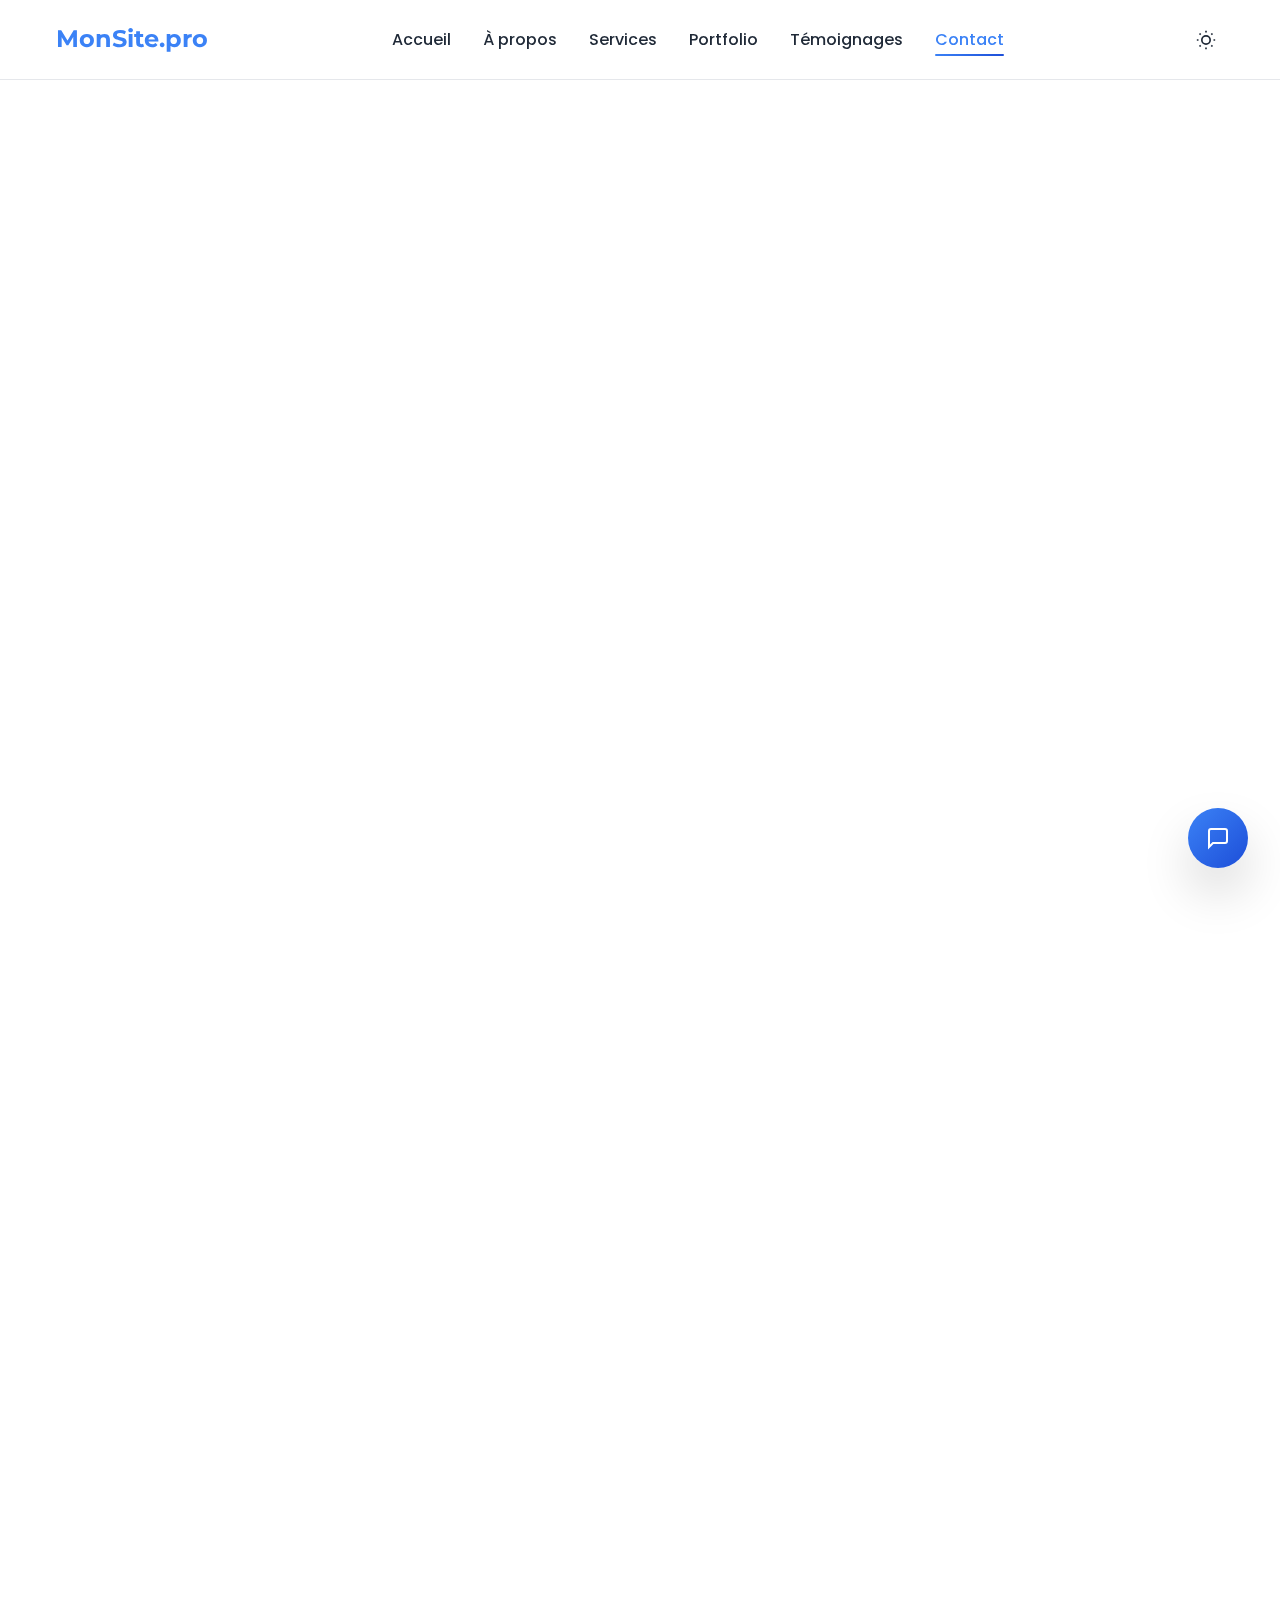
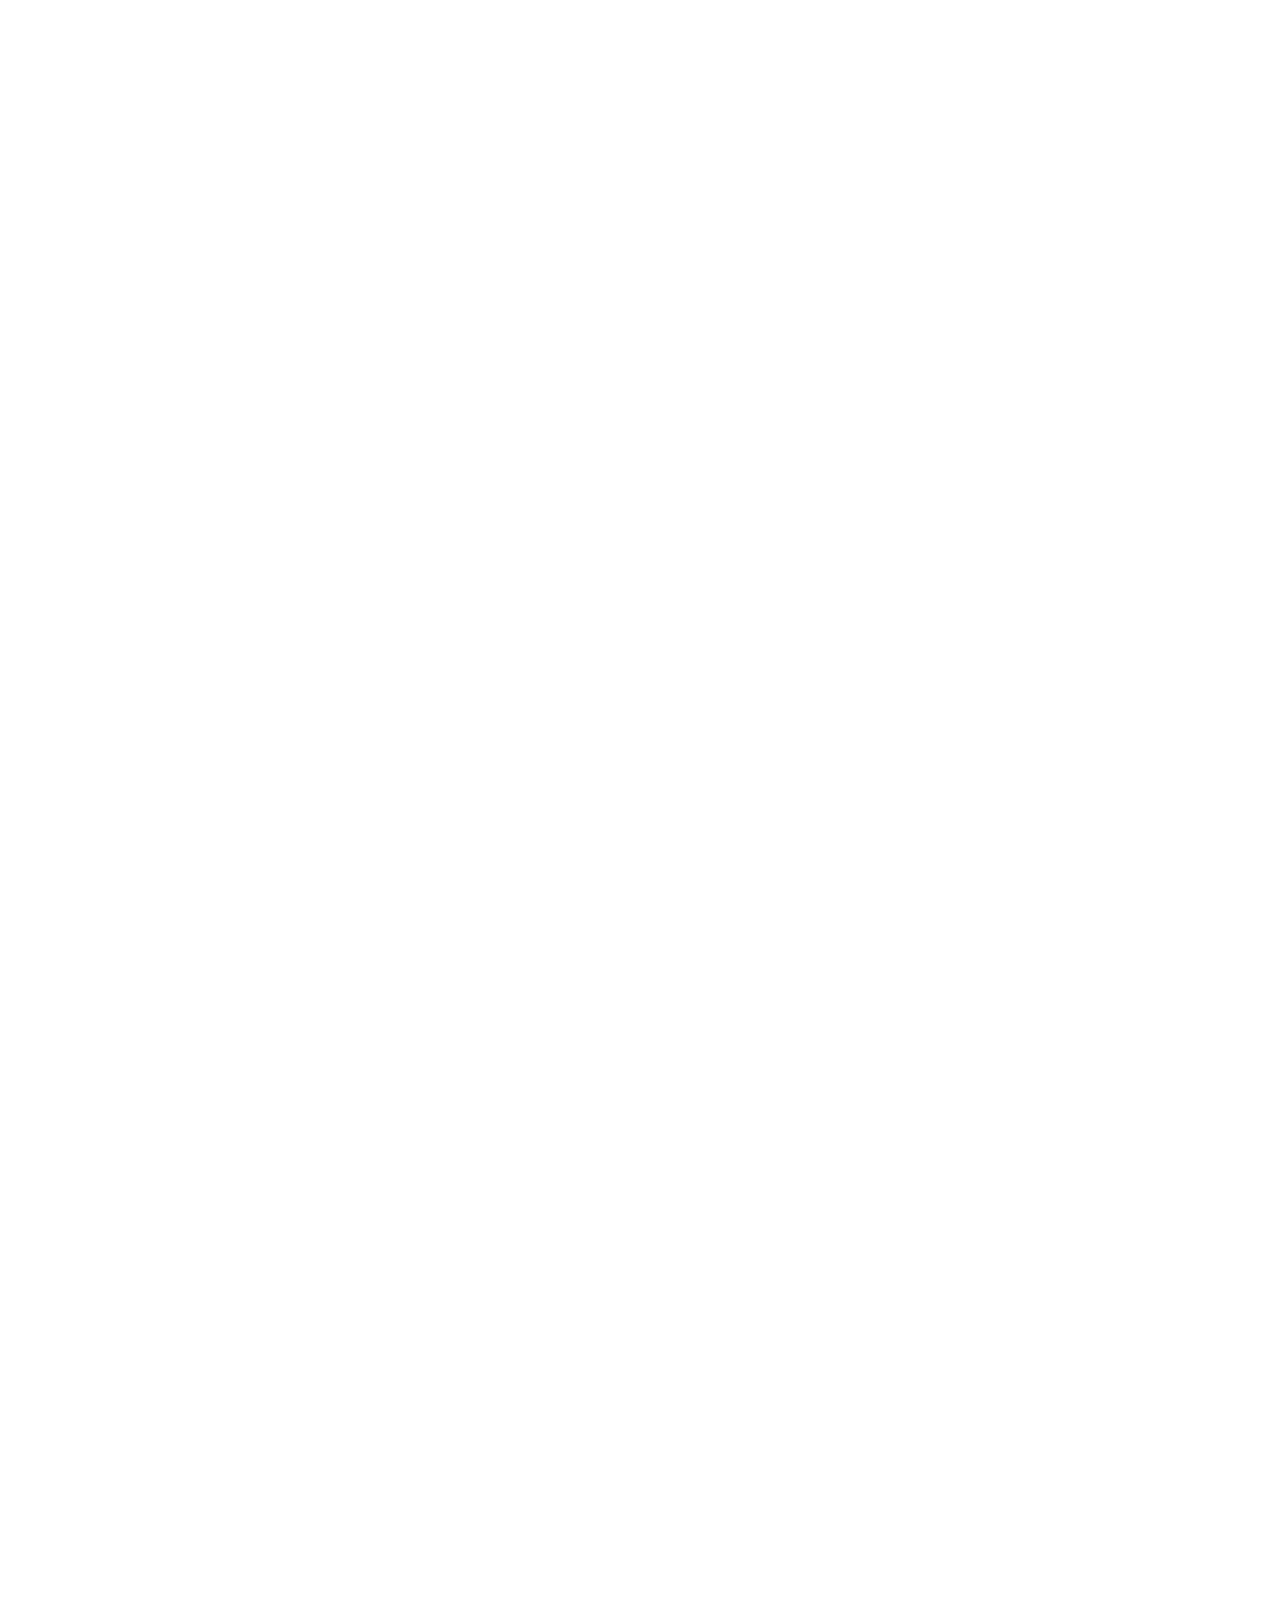
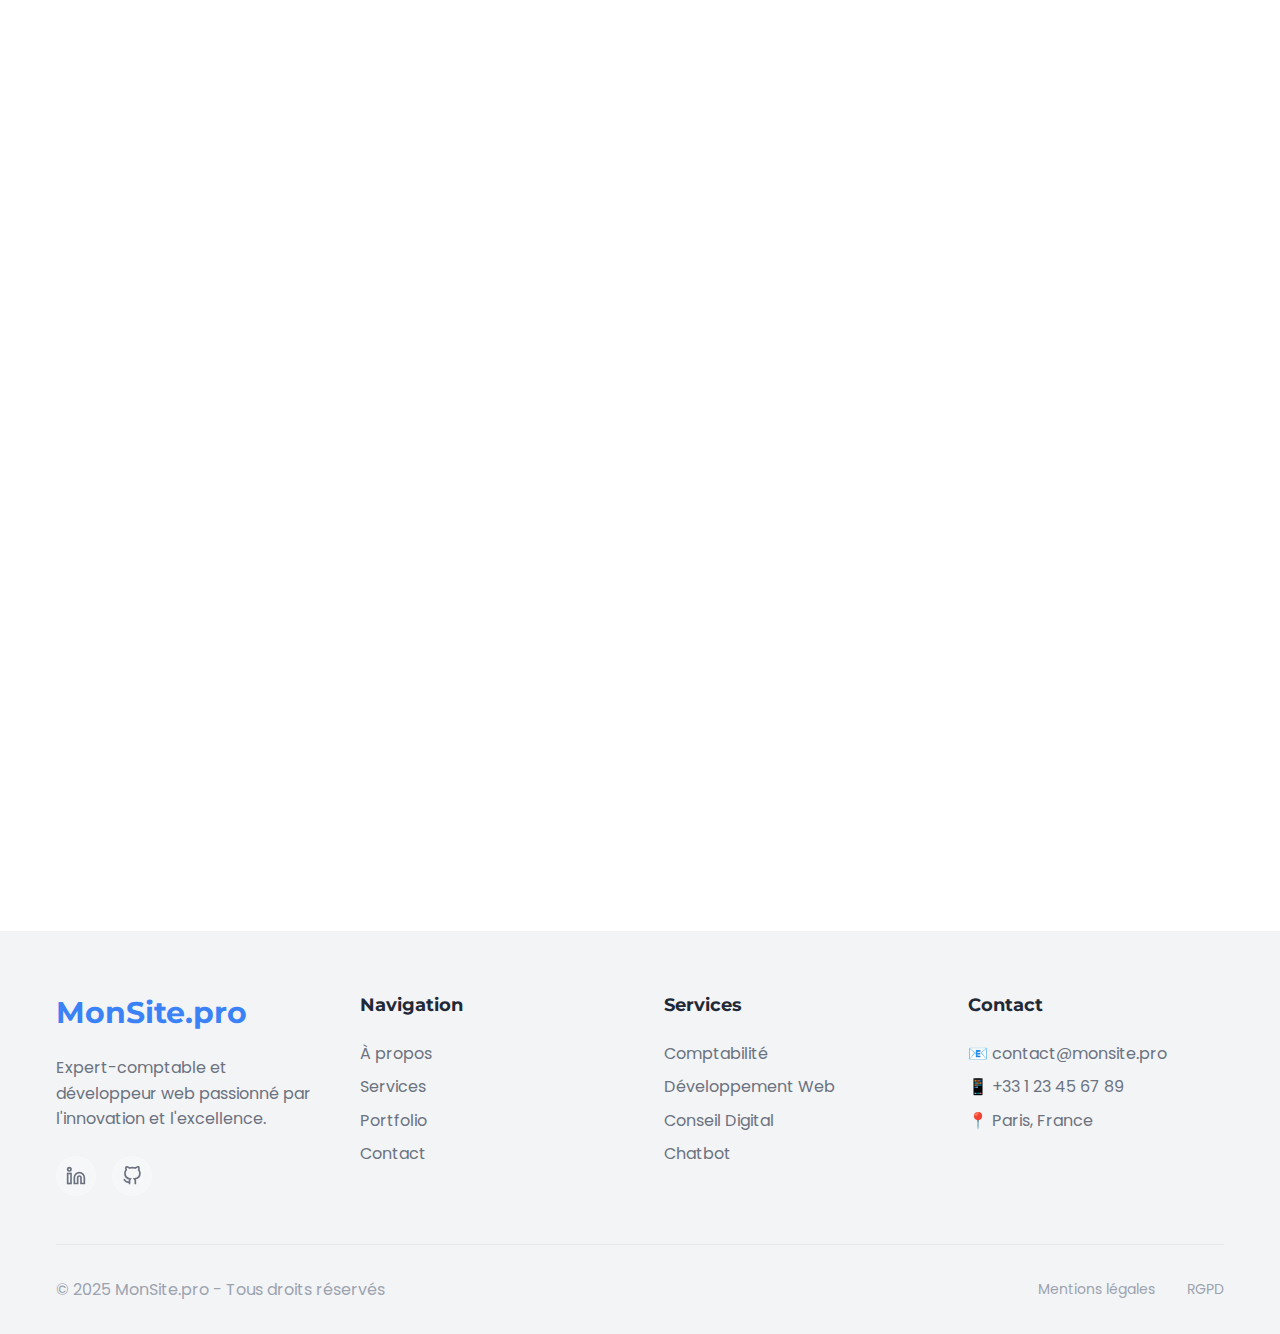
<file: contact.html>
<!DOCTYPE html>
<html lang="fr">
<head>
    <meta charset="UTF-8">
    <meta name="viewport" content="width=device-width, initial-scale=1.0">
    <meta name="description" content="Contactez-moi pour vos projets de comptabilité et développement web - Devis gratuit et consultation personnalisée">
    <meta name="keywords" content="contact, devis, consultation, comptable, développeur web, projet">
    <title>Contact - Expert-Comptable & Développeur Web</title>
    
    <link rel="preconnect" href="https://fonts.googleapis.com">
    <link rel="preconnect" href="https://fonts.gstatic.com" crossorigin>
    <link href="https://fonts.googleapis.com/css2?family=Poppins:wght@300;400;500;600;700&family=Montserrat:wght@400;500;600;700&display=swap" rel="stylesheet">
    
    <link rel="stylesheet" href="styles/main.css">
    <link rel="stylesheet" href="styles/components.css">
    <link rel="stylesheet" href="styles/animations.css">
</head>
<body>
    <!-- Loader -->
    <div id="loader" class="loader">
        <div class="loader-content">
            <div class="loader-circle"></div>
            <p>Chargement...</p>
        </div>
    </div>

    <!-- Progress Bar -->
    <div id="progress-bar" class="progress-bar"></div>

    <!-- Header -->
    <header class="header" id="header">
        <nav class="nav container">
            <div class="nav-brand">
                <h2><a href="index.html">MonSite<span>.pro</span></a></h2>
            </div>
            
            <div class="nav-menu" id="nav-menu">
                <ul class="nav-list">
                    <li><a href="index.html" class="nav-link">Accueil</a></li>
                    <li><a href="about.html" class="nav-link">À propos</a></li>
                    <li><a href="services.html" class="nav-link">Services</a></li>
                    <li><a href="portfolio.html" class="nav-link">Portfolio</a></li>
                    <li><a href="testimonials.html" class="nav-link">Témoignages</a></li>
                    <li><a href="contact.html" class="nav-link active">Contact</a></li>
                </ul>
                <div class="nav-close" id="nav-close">
                    <svg width="24" height="24" viewBox="0 0 24 24" fill="none">
                        <path d="M18 6L6 18M6 6L18 18" stroke="currentColor" stroke-width="2"/>
                    </svg>
                </div>
            </div>

            <div class="nav-actions">
                <button class="theme-toggle" id="theme-toggle" aria-label="Changer le thème">
                    <svg class="sun-icon" width="20" height="20" viewBox="0 0 24 24" fill="none">
                        <circle cx="12" cy="12" r="5" stroke="currentColor" stroke-width="2"/>
                        <path d="M12 1v2M12 21v2M4.22 4.22l1.42 1.42M18.36 18.36l1.42 1.42M1 12h2M21 12h2M4.22 19.78l1.42-1.42M18.36 5.64l1.42-1.42" stroke="currentColor" stroke-width="2"/>
                    </svg>
                    <svg class="moon-icon" width="20" height="20" viewBox="0 0 24 24" fill="none">
                        <path d="M21 12.79A9 9 0 1111.21 3 7 7 0 0021 12.79z" stroke="currentColor" stroke-width="2"/>
                    </svg>
                </button>
                <div class="nav-toggle" id="nav-toggle">
                    <span></span>
                    <span></span>
                    <span></span>
                </div>
            </div>
        </nav>
    </header>

    <!-- Main Content -->
    <main>
        <!-- Page Header -->
        <section class="page-header">
            <div class="container">
                <div class="page-header-content">
                    <h1 class="page-title fade-up">
                        Me <span class="text-gradient">Contacter</span>
                    </h1>
                    <p class="page-description fade-up">
                        Discutons de votre projet et voyons comment je peux vous accompagner vers le succès
                    </p>
                </div>
            </div>
        </section>

        <!-- Contact Methods -->
        <section class="contact-methods section">
            <div class="container">
                <div class="contact-grid">
                    <div class="contact-card glass-effect fade-up hover-lift">
                        <div class="contact-icon">
                            <svg width="40" height="40" viewBox="0 0 24 24" fill="none">
                                <path d="M4 4h16c1.1 0 2 .9 2 2v12c0 1.1-.9 2-2 2H4c-1.1 0-2-.9-2-2V6c0-1.1.9-2 2-2z" stroke="currentColor" stroke-width="2"/>
                                <polyline points="22,6 12,13 2,6" stroke="currentColor" stroke-width="2"/>
                            </svg>
                        </div>
                        <h3>Email</h3>
                        <p>Réponse sous 24h maximum</p>
                        <a href="mailto:contact@monsite.pro" class="contact-link">maickelmaickel833@gmail.com</a>
                    </div>

                    <div class="contact-card glass-effect fade-up hover-lift">
                        <div class="contact-icon">
                            <svg width="40" height="40" viewBox="0 0 24 24" fill="none">
                                <path d="M22 16.92v3a2 2 0 0 1-2.18 2 19.79 19.79 0 0 1-8.63-3.07 19.5 19.5 0 0 1-6-6 19.79 19.79 0 0 1-3.07-8.67A2 2 0 0 1 4.11 2h3a2 2 0 0 1 2 1.72 12.84 12.84 0 0 0 .7 2.81 2 2 0 0 1-.45 2.11L8.09 9.91a16 16 0 0 0 6 6l1.27-1.27a2 2 0 0 1 2.11-.45 12.84 12.84 0 0 0 2.81.7A2 2 0 0 1 22 16.92z" stroke="currentColor" stroke-width="2"/>
                            </svg>
                        </div>
                        <h3>Téléphone</h3>
                        <p>Lun-Ven : 9h-18h</p>
                        <a href="tel:+33123456789" class="contact-link">+229 96 57 42 34</a>
                    </div>

                    <div class="contact-card glass-effect fade-up hover-lift">
                        <div class="contact-icon">
                            <svg width="40" height="40" viewBox="0 0 24 24" fill="none">
                                <path d="M21 10c0 7-9 13-9 13s-9-6-9-13a9 9 0 0 1 18 0z" stroke="currentColor" stroke-width="2"/>
                                <circle cx="12" cy="10" r="3" stroke="currentColor" stroke-width="2"/>
                            </svg>
                        </div>
                        <h3>Adresse</h3>
                        <p>Rendez-vous sur demande</p>
                        <span class="contact-link">Bénin, Cotonou</span>
                    </div>

                    <div class="contact-card glass-effect fade-up hover-lift">
                        <div class="contact-icon">
                            <svg width="40" height="40" viewBox="0 0 24 24" fill="none">
                                <circle cx="12" cy="12" r="10" stroke="currentColor" stroke-width="2"/>
                                <polyline points="12,6 12,12 16,14" stroke="currentColor" stroke-width="2"/>
                            </svg>
                        </div>
                        <h3>Disponibilité</h3>
                        <p>Réponse rapide garantie</p>
                        <span class="contact-link">24h/7j pour urgences</span>
                    </div>
                </div>
            </div>
        </section>

        <!-- Contact Form -->
        <section class="contact-form-section section">
            <div class="container">
                <div class="contact-content">
                    <div class="contact-info fade-up">
                        <div class="section-header">
                            <span class="section-subtitle">Parlons de votre projet</span>
                            <h2 class="section-title">
                                Demande de <span class="text-gradient">Devis</span>
                            </h2>
                            <p class="section-description">
                                Remplissez ce formulaire pour recevoir un devis personnalisé gratuit sous 24h
                            </p>
                        </div>

                        <div class="contact-benefits">
                            <div class="benefit-item">
                                <div class="benefit-icon">
                                    <svg width="24" height="24" viewBox="0 0 24 24" fill="none">
                                        <path d="M9 12l2 2 4-4" stroke="currentColor" stroke-width="2"/>
                                        <circle cx="12" cy="12" r="9" stroke="currentColor" stroke-width="2"/>
                                    </svg>
                                </div>
                                <div>
                                    <h4>Consultation gratuite</h4>
                                    <p>Premier échange sans engagement</p>
                                </div>
                            </div>

                            <div class="benefit-item">
                                <div class="benefit-icon">
                                    <svg width="24" height="24" viewBox="0 0 24 24" fill="none">
                                        <path d="M12 2l3.09 6.26L22 9.27l-5 4.87 1.18 6.88L12 17.77l-6.18 3.25L7 14.14 2 9.27l6.91-1.01L12 2z" stroke="currentColor" stroke-width="2"/>
                                    </svg>
                                </div>
                                <div>
                                    <h4>Devis détaillé</h4>
                                    <p>Proposition claire et transparente</p>
                                </div>
                            </div>

                            <div class="benefit-item">
                                <div class="benefit-icon">
                                    <svg width="24" height="24" viewBox="0 0 24 24" fill="none">
                                        <circle cx="12" cy="12" r="10" stroke="currentColor" stroke-width="2"/>
                                        <polyline points="12,6 12,12 16,14" stroke="currentColor" stroke-width="2"/>
                                    </svg>
                                </div>
                                <div>
                                    <h4>Réponse rapide</h4>
                                    <p>Retour sous 24h maximum</p>
                                </div>
                            </div>
                        </div>

                        <div class="contact-cta">
                            <h3>Besoin d'aide immédiate ?</h3>
                            <p>Pour les urgences comptables ou techniques, contactez-moi directement :</p>
                            <div class="emergency-contacts">
                                <a href="tel:+33123456789" class="btn btn-outline">
                                    <svg width="20" height="20" viewBox="0 0 24 24" fill="none">
                                        <path d="M22 16.92v3a2 2 0 0 1-2.18 2 19.79 19.79 0 0 1-8.63-3.07 19.5 19.5 0 0 1-6-6 19.79 19.79 0 0 1-3.07-8.67A2 2 0 0 1 4.11 2h3a2 2 0 0 1 2 1.72 12.84 12.84 0 0 0 .7 2.81 2 2 0 0 1-.45 2.11L8.09 9.91a16 16 0 0 0 6 6l1.27-1.27a2 2 0 0 1 2.11-.45 12.84 12.84 0 0 0 2.81.7A2 2 0 0 1 22 16.92z" stroke="currentColor" stroke-width="2"/>
                                    </svg>
                                    Appeler maintenant
                                </a>
                                <a href="mailto:contact@monsite.pro" class="btn btn-outline">
                                    <svg width="20" height="20" viewBox="0 0 24 24" fill="none">
                                        <path d="M4 4h16c1.1 0 2 .9 2 2v12c0 1.1-.9 2-2 2H4c-1.1 0-2-.9-2-2V6c0-1.1.9-2 2-2z" stroke="currentColor" stroke-width="2"/>
                                        <polyline points="22,6 12,13 2,6" stroke="currentColor" stroke-width="2"/>
                                    </svg>
                                    Envoyer un email
                                </a>
                            </div>
                        </div>
                    </div>

                    <div class="contact-form-container fade-up">
                        <form class="contact-form glass-effect" id="contact-form">
                            <div class="form-group">
                                <label for="name">Nom complet *</label>
                                <input type="text" id="name" name="name" required>
                            </div>

                            <div class="form-row">
                                <div class="form-group">
                                    <label for="email">Email *</label>
                                    <input type="email" id="email" name="email" required>
                                </div>
                                <div class="form-group">
                                    <label for="phone">Téléphone</label>
                                    <input type="tel" id="phone" name="phone">
                                </div>
                            </div>

                            <div class="form-row">
                                <div class="form-group">
                                    <label for="company">Entreprise</label>
                                    <input type="text" id="company" name="company">
                                </div>
                                <div class="form-group">
                                    <label for="budget">Budget estimé</label>
                                    <select id="budget" name="budget">
                                        <option value="">Sélectionnez</option>
                                        <option value="500-1500">500€ - 1 500€</option>
                                        <option value="1500-5000">1 500€ - 5 000€</option>
                                        <option value="5000-15000">5 000€ - 15 000€</option>
                                        <option value="15000+">Plus de 15 000€</option>
                                    </select>
                                </div>
                            </div>

                            <div class="form-group">
                                <label for="service">Type de service *</label>
                                <div class="checkbox-group">
                                    <label class="checkbox-item">
                                        <input type="checkbox" name="service" value="comptabilite">
                                        <span class="checkmark"></span>
                                        Comptabilité & Fiscalité
                                    </label>
                                    <label class="checkbox-item">
                                        <input type="checkbox" name="service" value="developpement">
                                        <span class="checkmark"></span>
                                        Développement Web
                                    </label>
                                    <label class="checkbox-item">
                                        <input type="checkbox" name="service" value="conseil">
                                        <span class="checkmark"></span>
                                        Conseil Digital
                                    </label>
                                    <label class="checkbox-item">
                                        <input type="checkbox" name="service" value="formation">
                                        <span class="checkmark"></span>
                                        Formation
                                    </label>
                                </div>
                            </div>

                            <div class="form-group">
                                <label for="urgency">Délai souhaité</label>
                                <select id="urgency" name="urgency">
                                    <option value="">Sélectionnez</option>
                                    <option value="urgent">Urgent (moins d'1 semaine)</option>
                                    <option value="rapide">Rapide (1-2 semaines)</option>
                                    <option value="normal">Normal (1 mois)</option>
                                    <option value="flexible">Flexible (plus d'1 mois)</option>
                                </select>
                            </div>

                            <div class="form-group">
                                <label for="message">Description du projet *</label>
                                <textarea id="message" name="message" rows="6" placeholder="Décrivez votre projet, vos besoins spécifiques, vos objectifs..." required></textarea>
                            </div>

                            <div class="form-group">
                                <label class="checkbox-item privacy-checkbox">
                                    <input type="checkbox" name="privacy" required>
                                    <span class="checkmark"></span>
                                    J'accepte que mes données soient utilisées pour me recontacter concernant ma demande *
                                </label>
                            </div>

                            <button type="submit" class="btn btn-primary btn-full">
                                <span class="btn-text">Envoyer ma demande</span>
                                <span class="btn-loading">
                                    <div class="loading-dots">
                                        <span></span>
                                        <span></span>
                                        <span></span>
                                    </div>
                                </span>
                                <svg width="20" height="20" viewBox="0 0 24 24" fill="none">
                                    <path d="M22 2l-7 20-4-9-9-4z" stroke="currentColor" stroke-width="2"/>
                                </svg>
                            </button>
                        </form>
                    </div>
                </div>
            </div>
        </section>

        <!-- FAQ Section -->
        <section class="faq-section section">
            <div class="container">
                <div class="section-header">
                    <span class="section-subtitle">Questions Fréquentes</span>
                    <h2 class="section-title">
                        <span class="text-gradient">FAQ</span> Contact
                    </h2>
                </div>
                
                <div class="faq-container">
                    <div class="faq-item fade-up">
                        <div class="faq-question">
                            <h3>Combien de temps pour recevoir un devis ?</h3>
                            <button class="faq-toggle" aria-label="Ouvrir/fermer">
                                <svg width="20" height="20" viewBox="0 0 24 24" fill="none">
                                    <path d="M18 15l-6-6-6 6" stroke="currentColor" stroke-width="2"/>
                                </svg>
                            </button>
                        </div>
                        <div class="faq-answer">
                            <p>Je m'engage à vous répondre sous 24h maximum avec un devis détaillé. Pour les projets complexes, je peux proposer un appel de 30 minutes gratuit pour mieux cerner vos besoins.</p>
                        </div>
                    </div>
                    
                    <div class="faq-item fade-up">
                        <div class="faq-question">
                            <h3>Les devis sont-ils vraiment gratuits ?</h3>
                            <button class="faq-toggle" aria-label="Ouvrir/fermer">
                                <svg width="20" height="20" viewBox="0 0 24 24" fill="none">
                                    <path d="M18 15l-6-6-6 6" stroke="currentColor" stroke-width="2"/>
                                </svg>
                            </button>
                        </div>
                        <div class="faq-answer">
                            <p>Oui, absolument ! Tous mes devis sont gratuits et sans engagement. Je prends le temps d'analyser votre projet pour vous proposer la solution la plus adaptée à vos besoins et votre budget.</p>
                        </div>
                    </div>
                    
                    <div class="faq-item fade-up">
                        <div class="faq-question">
                            <h3>Travaillez-vous avec des clients partout en France ?</h3>
                            <button class="faq-toggle" aria-label="Ouvrir/fermer">
                                <svg width="20" height="20" viewBox="0 0 24 24" fill="none">
                                    <path d="M18 15l-6-6-6 6" stroke="currentColor" stroke-width="2"/>
                                </svg>
                            </button>
                        </div>
                        <div class="faq-answer">
                            <p>Oui, je travaille avec des clients dans toute la France. Grâce aux outils digitaux, je peux assurer un suivi de qualité à distance. Pour les projets importants, je peux me déplacer si nécessaire.</p>
                        </div>
                    </div>
                    
                    <div class="faq-item fade-up">
                        <div class="faq-question">
                            <h3>Quels sont vos modes de paiement ?</h3>
                            <button class="faq-toggle" aria-label="Ouvrir/fermer">
                                <svg width="20" height="20" viewBox="0 0 24 24" fill="none">
                                    <path d="M18 15l-6-6-6 6" stroke="currentColor" stroke-width="2"/>
                                </svg>
                            </button>
                        </div>
                        <div class="faq-answer">
                            <p>J'accepte les virements bancaires, chèques et paiements en ligne sécurisés. Pour les gros projets, un échelonnement des paiements est possible (acompte, étapes, solde).</p>
                        </div>
                    </div>

                    <div class="faq-item fade-up">
                        <div class="faq-question">
                            <h3>Proposez-vous un support après livraison ?</h3>
                            <button class="faq-toggle" aria-label="Ouvrir/fermer">
                                <svg width="20" height="20" viewBox="0 0 24 24" fill="none">
                                    <path d="M18 15l-6-6-6 6" stroke="currentColor" stroke-width="2"/>
                                </svg>
                            </button>
                        </div>
                        <div class="faq-answer">
                            <p>Oui, j'assure un support technique et un suivi personnalisé. Pour les sites web, je propose des contrats de maintenance. Pour la comptabilité, un accompagnement continu est inclus dans mes prestations.</p>
                        </div>
                    </div>
                </div>
            </div>
        </section>

        <!-- Map Section -->
        <section class="map-section section">
            <div class="container">
                <div class="section-header">
                    <span class="section-subtitle">Localisation</span>
                    <h2 class="section-title">
                        Où me <span class="text-gradient">trouver</span>
                    </h2>
                </div>
                
                <div class="map-container glass-effect fade-up">
                    <div class="map-placeholder">
                        <div class="map-icon">
                            <svg width="60" height="60" viewBox="0 0 24 24" fill="none">
                                <path d="M21 10c0 7-9 13-9 13s-9-6-9-13a9 9 0 0 1 18 0z" stroke="currentColor" stroke-width="2"/>
                                <circle cx="12" cy="10" r="3" stroke="currentColor" stroke-width="2"/>
                            </svg>
                        </div>
                        <h3>Paris, France</h3>
                        <p>Rendez-vous sur demande dans mes bureaux ou chez vous</p>
                        <div class="map-info">
                            <div class="info-item">
                                <svg width="20" height="20" viewBox="0 0 24 24" fill="none">
                                    <path d="M3 9l9-7 9 7v11a2 2 0 0 1-2 2H5a2 2 0 0 1-2-2z" stroke="currentColor" stroke-width="2"/>
                                </svg>
                                <span>Bureau moderne équipé</span>
                            </div>
                            <div class="info-item">
                                <svg width="20" height="20" viewBox="0 0 24 24" fill="none">
                                    <path d="M8.5 14.5A2.5 2.5 0 0 0 11 12c0-1.38-.5-2-1-3-1.072-2.143-.224-4.054 2-6 .5 2.5 2 4.9 4 6.5 2 1.6 3 3.5 3 5.5a7 7 0 1 1-14 0c0-1.153.433-2.294 1-3a2.5 2.5 0 0 0 2.5 2.5z" stroke="currentColor" stroke-width="2"/>
                                </svg>
                                <span>Parking disponible</span>
                            </div>
                            <div class="info-item">
                                <svg width="20" height="20" viewBox="0 0 24 24" fill="none">
                                    <path d="M16 21v-2a4 4 0 0 0-4-4H8a4 4 0 0 0-4 4v2" stroke="currentColor" stroke-width="2"/>
                                    <circle cx="10" cy="7" r="4" stroke="currentColor" stroke-width="2"/>
                                    <path d="M22 21v-2a4 4 0 0 0-3-3.87M16 3.13a4 4 0 0 1 0 7.75" stroke="currentColor" stroke-width="2"/>
                                </svg>
                                <span>Accès PMR</span>
                            </div>
                        </div>
                    </div>
                </div>
            </div>
        </section>
    </main>

    <!-- Footer -->
    <footer class="footer">
        <div class="container">
            <div class="footer-content">
                <div class="footer-section">
                    <h3><a href="index.html">MonSite<span>.pro</span></a></h3>
                    <p>Expert-comptable et développeur web passionné par l'innovation et l'excellence.</p>
                    <div class="social-links">
                        <a href="#" class="social-link">
                            <svg width="20" height="20" viewBox="0 0 24 24" fill="none">
                                <path d="M16 8a6 6 0 0 1 6 6v7h-4v-7a2 2 0 0 0-2-2 2 2 0 0 0-2 2v7h-4v-7a6 6 0 0 1 6-6z" stroke="currentColor" stroke-width="2"/>
                                <rect x="2" y="9" width="4" height="12" stroke="currentColor" stroke-width="2"/>
                                <circle cx="4" cy="4" r="2" stroke="currentColor" stroke-width="2"/>
                            </svg>
                        </a>
                        <a href="#" class="social-link">
                            <svg width="20" height="20" viewBox="0 0 24 24" fill="none">
                                <path d="M9 19c-5 1.5-5-2.5-7-3m14 6v-3.87a3.37 3.37 0 0 0-.94-2.61c3.14-.35 6.44-1.54 6.44-7A5.44 5.44 0 0 0 20 4.77 5.07 5.07 0 0 0 19.91 1S18.73.65 16 2.48a13.38 13.38 0 0 0-7 0C6.27.65 5.09 1 5.09 1A5.07 5.07 0 0 0 5 4.77a5.44 5.44 0 0 0-1.5 3.78c0 5.42 3.3 6.61 6.44 7A3.37 3.37 0 0 0 9 18.13V22" stroke="currentColor" stroke-width="2"/>
                            </svg>
                        </a>
                    </div>
                </div>
                
                <div class="footer-section">
                    <h4>Navigation</h4>
                    <ul class="footer-links">
                        <li><a href="about.html">À propos</a></li>
                        <li><a href="services.html">Services</a></li>
                        <li><a href="portfolio.html">Portfolio</a></li>
                        <li><a href="contact.html">Contact</a></li>
                    </ul>
                </div>
                
                <div class="footer-section">
                    <h4>Services</h4>
                    <ul class="footer-links">
                        <li><a href="services.html">Comptabilité</a></li>
                        <li><a href="services.html">Développement Web</a></li>
                        <li><a href="services.html">Conseil Digital</a></li>
                        <li><a href="chatbot.html">Chatbot</a></li>
                    </ul>
                </div>
                
                <div class="footer-section">
                    <h4>Contact</h4>
                    <ul class="footer-contact">
                        <li>📧 contact@monsite.pro</li>
                        <li>📱 +33 1 23 45 67 89</li>
                        <li>📍 Paris, France</li>
                    </ul>
                </div>
            </div>
            
            <div class="footer-bottom">
                <p>&copy; 2025 MonSite.pro - Tous droits réservés</p>
                <div class="footer-bottom-links">
                    <a href="legal.html">Mentions légales</a>
                    <a href="legal.html">RGPD</a>
                </div>
            </div>
        </div>
    </footer>

    <!-- Back to Top Button -->
    <button class="back-to-top" id="back-to-top" aria-label="Retour en haut">
        <svg width="20" height="20" viewBox="0 0 24 24" fill="none">
            <path d="M18 15l-6-6-6 6" stroke="currentColor" stroke-width="2"/>
        </svg>
    </button>

    <!-- Chatbot -->
    <div class="chatbot-widget">
        <button class="chatbot-toggle" id="chatbot-toggle" aria-label="Ouvrir le chatbot">
            <svg class="chat-icon" width="24" height="24" viewBox="0 0 24 24" fill="none">
                <path d="M21 15a2 2 0 0 1-2 2H7l-4 4V5a2 2 0 0 1 2-2h14a2 2 0 0 1 2 2z" stroke="currentColor" stroke-width="2"/>
            </svg>
            <svg class="close-icon" width="24" height="24" viewBox="0 0 24 24" fill="none">
                <path d="M18 6L6 18M6 6L18 18" stroke="currentColor" stroke-width="2"/>
            </svg>
        </button>
        
        <div class="chatbot-window" id="chatbot-window">
            <div class="chatbot-header">
                <h4>Assistant virtuel</h4>
                <p>Je suis là pour vous aider !</p>
            </div>
            <div class="chatbot-messages" id="chatbot-messages">
                <div class="message bot-message">
                    <div class="message-content">
                        Bonjour ! Comment puis-je vous aider aujourd'hui ?
                    </div>
                </div>
            </div>
            <div class="chatbot-input">
                <input type="text" id="chatbot-input" placeholder="Tapez votre message...">
                <button id="chatbot-send" aria-label="Envoyer">
                    <svg width="20" height="20" viewBox="0 0 24 24" fill="none">
                        <path d="M22 2l-7 20-4-9-9-4z" stroke="currentColor" stroke-width="2"/>
                    </svg>
                </button>
            </div>
        </div>
    </div>

    <!-- Scripts -->
    <script src="scripts/main.js"></script>
    <script src="scripts/animations.js"></script>
    <script src="scripts/chatbot.js"></script>
    <script src="scripts/contact.js"></script>
</body>
</html>
</file>
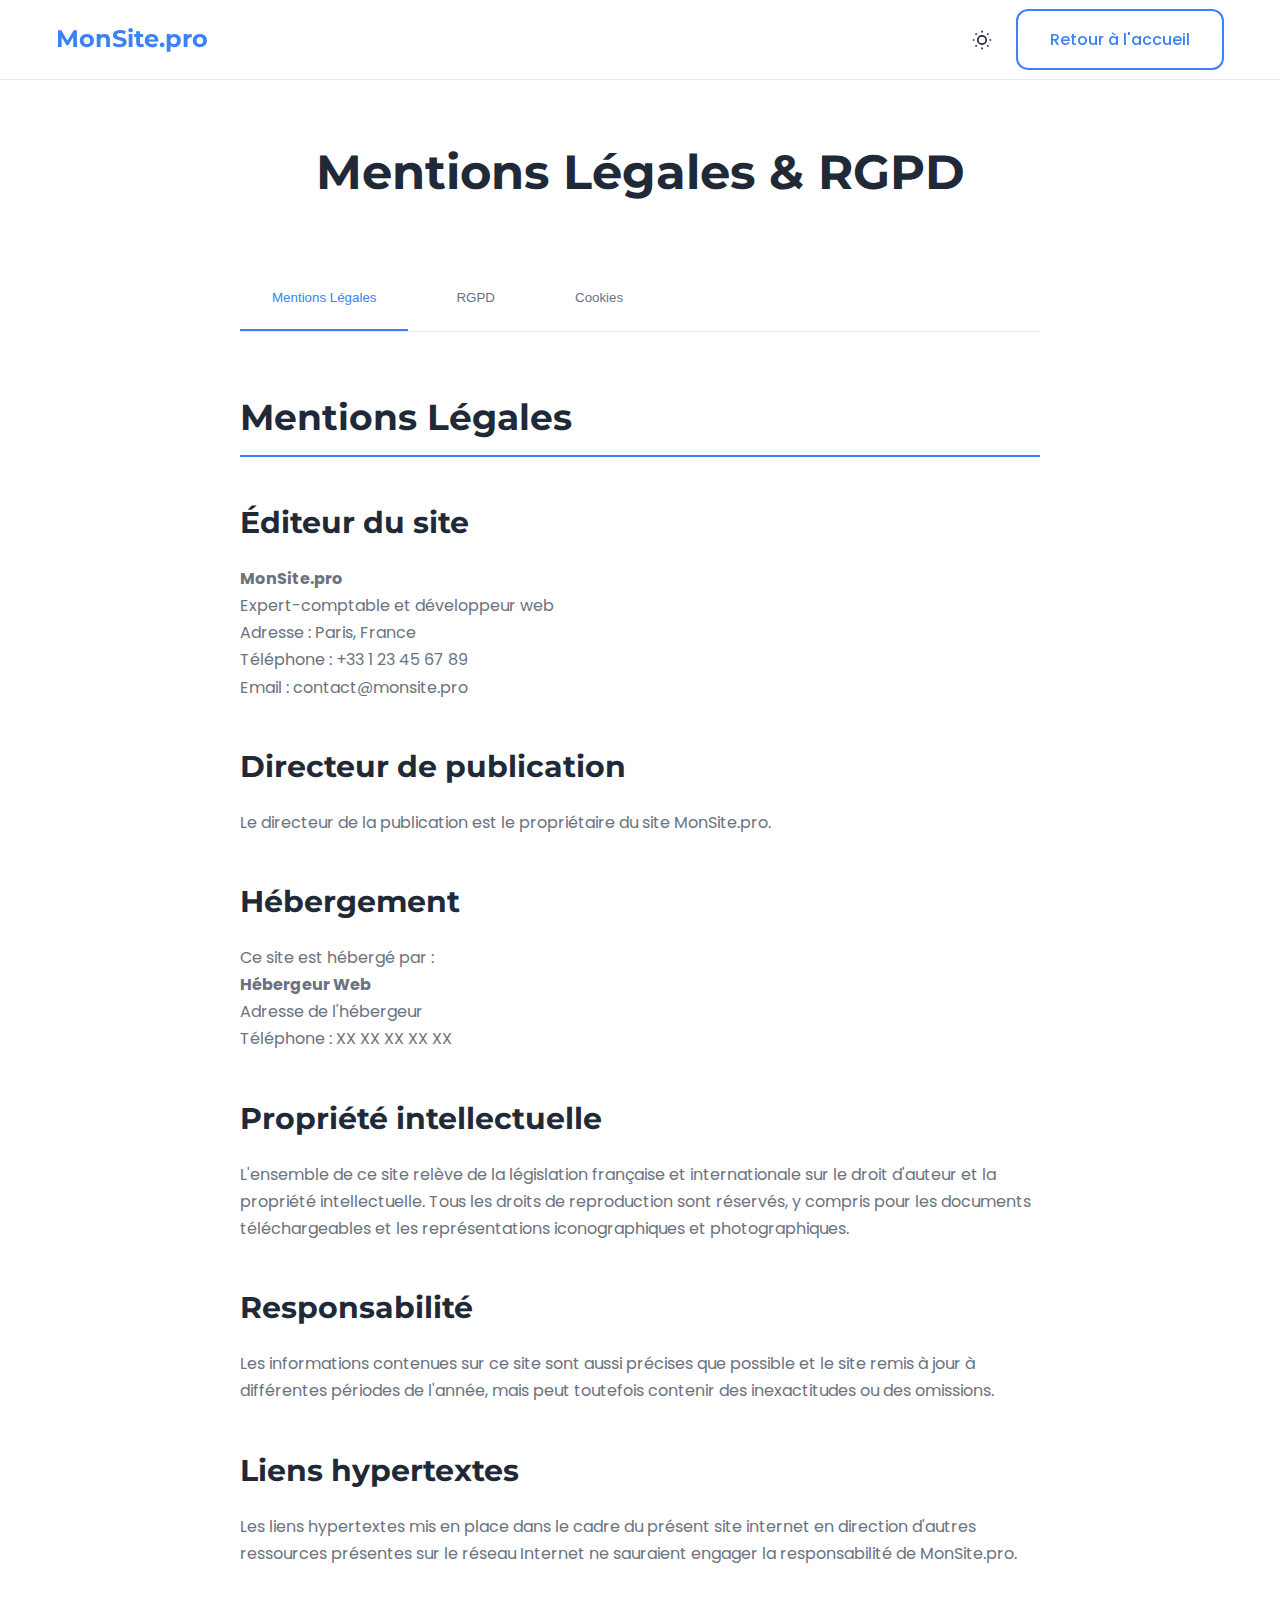
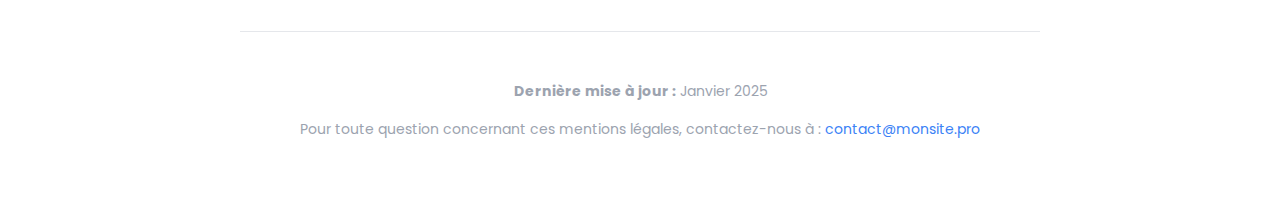
<file: legal.html>
<!DOCTYPE html>
<html lang="fr">
<head>
    <meta charset="UTF-8">
    <meta name="viewport" content="width=device-width, initial-scale=1.0">
    <meta name="description" content="Mentions légales et politique de confidentialité - MonSite.pro">
    <title>Mentions Légales - MonSite.pro</title>
    
    <link rel="preconnect" href="https://fonts.googleapis.com">
    <link rel="preconnect" href="https://fonts.gstatic.com" crossorigin>
    <link href="https://fonts.googleapis.com/css2?family=Poppins:wght@300;400;500;600;700&family=Montserrat:wght@400;500;600;700&display=swap" rel="stylesheet">
    
    <link rel="stylesheet" href="styles/main.css">
    <link rel="stylesheet" href="styles/components.css">
    <link rel="stylesheet" href="styles/animations.css">
</head>
<body>
    <!-- Header -->
    <header class="header" id="header">
        <nav class="nav container">
            <div class="nav-brand">
                <h2><a href="index.html">MonSite<span>.pro</span></a></h2>
            </div>
            
            <div class="nav-actions">
                <button class="theme-toggle" id="theme-toggle" aria-label="Changer le thème">
                    <svg class="sun-icon" width="20" height="20" viewBox="0 0 24 24" fill="none">
                        <circle cx="12" cy="12" r="5" stroke="currentColor" stroke-width="2"/>
                        <path d="M12 1v2M12 21v2M4.22 4.22l1.42 1.42M18.36 18.36l1.42 1.42M1 12h2M21 12h2M4.22 19.78l1.42-1.42M18.36 5.64l1.42-1.42" stroke="currentColor" stroke-width="2"/>
                    </svg>
                    <svg class="moon-icon" width="20" height="20" viewBox="0 0 24 24" fill="none">
                        <path d="M21 12.79A9 9 0 1111.21 3 7 7 0 0021 12.79z" stroke="currentColor" stroke-width="2"/>
                    </svg>
                </button>
                <a href="index.html" class="btn btn-outline">Retour à l'accueil</a>
            </div>
        </nav>
    </header>

    <!-- Main Content -->
    <main>
        <section class="legal-section">
            <div class="container">
                <div class="legal-content">
                    <h1>Mentions Légales & RGPD</h1>
                    
                    <div class="legal-nav">
                        <button class="legal-tab active" data-tab="mentions">Mentions Légales</button>
                        <button class="legal-tab" data-tab="rgpd">RGPD</button>
                        <button class="legal-tab" data-tab="cookies">Cookies</button>
                    </div>

                    <div class="legal-tab-content active" id="mentions">
                        <h2>Mentions Légales</h2>
                        
                        <h3>Éditeur du site</h3>
                        <p><strong>MonSite.pro</strong><br>
                        Expert-comptable et développeur web<br>
                        Adresse : Paris, France<br>
                        Téléphone : +33 1 23 45 67 89<br>
                        Email : contact@monsite.pro</p>

                        <h3>Directeur de publication</h3>
                        <p>Le directeur de la publication est le propriétaire du site MonSite.pro.</p>

                        <h3>Hébergement</h3>
                        <p>Ce site est hébergé par :<br>
                        <strong>Hébergeur Web</strong><br>
                        Adresse de l'hébergeur<br>
                        Téléphone : XX XX XX XX XX</p>

                        <h3>Propriété intellectuelle</h3>
                        <p>L'ensemble de ce site relève de la législation française et internationale sur le droit d'auteur et la propriété intellectuelle. Tous les droits de reproduction sont réservés, y compris pour les documents téléchargeables et les représentations iconographiques et photographiques.</p>

                        <h3>Responsabilité</h3>
                        <p>Les informations contenues sur ce site sont aussi précises que possible et le site remis à jour à différentes périodes de l'année, mais peut toutefois contenir des inexactitudes ou des omissions.</p>

                        <h3>Liens hypertextes</h3>
                        <p>Les liens hypertextes mis en place dans le cadre du présent site internet en direction d'autres ressources présentes sur le réseau Internet ne sauraient engager la responsabilité de MonSite.pro.</p>
                    </div>

                    <div class="legal-tab-content" id="rgpd">
                        <h2>Politique de Confidentialité (RGPD)</h2>
                        
                        <h3>Collecte des données personnelles</h3>
                        <p>Nous collectons les données personnelles suivantes :</p>
                        <ul>
                            <li>Nom et prénom</li>
                            <li>Adresse email</li>
                            <li>Numéro de téléphone (optionnel)</li>
                            <li>Nom de l'entreprise (optionnel)</li>
                            <li>Message et informations de contact</li>
                        </ul>

                        <h3>Finalité du traitement</h3>
                        <p>Ces données sont collectées pour :</p>
                        <ul>
                            <li>Répondre à vos demandes de contact</li>
                            <li>Vous fournir des devis personnalisés</li>
                            <li>Assurer le suivi de nos relations commerciales</li>
                            <li>Améliorer nos services</li>
                        </ul>

                        <h3>Base légale</h3>
                        <p>Le traitement de vos données personnelles est basé sur :</p>
                        <ul>
                            <li>Votre consentement explicite</li>
                            <li>L'exécution d'un contrat ou de mesures précontractuelles</li>
                            <li>Nos intérêts légitimes</li>
                        </ul>

                        <h3>Durée de conservation</h3>
                        <p>Vos données sont conservées pendant :</p>
                        <ul>
                            <li>3 ans maximum pour les prospects</li>
                            <li>10 ans pour les clients (obligations comptables)</li>
                            <li>1 an pour les données de navigation</li>
                        </ul>

                        <h3>Vos droits</h3>
                        <p>Conformément au RGPD, vous disposez des droits suivants :</p>
                        <ul>
                            <li><strong>Droit d'accès :</strong> obtenir une copie de vos données</li>
                            <li><strong>Droit de rectification :</strong> corriger vos données inexactes</li>
                            <li><strong>Droit à l'effacement :</strong> supprimer vos données</li>
                            <li><strong>Droit à la portabilité :</strong> récupérer vos données</li>
                            <li><strong>Droit d'opposition :</strong> vous opposer au traitement</li>
                            <li><strong>Droit à la limitation :</strong> limiter le traitement</li>
                        </ul>

                        <h3>Contact DPO</h3>
                        <p>Pour exercer vos droits, contactez-nous :<br>
                        Email : contact@monsite.pro<br>
                        Courrier : MonSite.pro, Paris, France</p>

                        <h3>Réclamation</h3>
                        <p>Vous avez le droit d'introduire une réclamation auprès de la CNIL :<br>
                        <a href="https://www.cnil.fr" target="_blank">www.cnil.fr</a></p>
                    </div>

                    <div class="legal-tab-content" id="cookies">
                        <h2>Politique des Cookies</h2>
                        
                        <h3>Qu'est-ce qu'un cookie ?</h3>
                        <p>Un cookie est un petit fichier texte déposé sur votre ordinateur lors de la visite d'un site internet. Il permet de reconnaître votre navigateur et de mémoriser certaines informations.</p>

                        <h3>Types de cookies utilisés</h3>
                        
                        <h4>Cookies techniques (nécessaires)</h4>
                        <ul>
                            <li>Préférences de thème (clair/sombre)</li>
                            <li>Paramètres de navigation</li>
                            <li>Sécurité du site</li>
                        </ul>

                        <h4>Cookies de performance</h4>
                        <ul>
                            <li>Statistiques de visite anonymes</li>
                            <li>Amélioration de l'expérience utilisateur</li>
                            <li>Mesure de performance du site</li>
                        </ul>

                        <h3>Gestion des cookies</h3>
                        <p>Vous pouvez gérer vos préférences de cookies :</p>
                        <ul>
                            <li>Via les paramètres de votre navigateur</li>
                            <li>En utilisant notre bandeau de consentement</li>
                            <li>En nous contactant directement</li>
                        </ul>

                        <h3>Cookies tiers</h3>
                        <p>Nous n'utilisons pas de cookies tiers pour le tracking publicitaire. Seuls les cookies techniques nécessaires au fonctionnement du site sont utilisés.</p>

                        <h3>Durée de vie des cookies</h3>
                        <ul>
                            <li>Cookies de session : supprimés à la fermeture du navigateur</li>
                            <li>Cookies persistants : maximum 13 mois</li>
                            <li>Cookies de préférences : 1 an</li>
                        </ul>

                        <div class="cookie-controls">
                            <h4>Gérer mes préférences</h4>
                            <button class="btn btn-primary" onclick="resetCookiePreferences()">
                                Réinitialiser les cookies
                            </button>
                        </div>
                    </div>

                    <div class="legal-footer">
                        <p><strong>Dernière mise à jour :</strong> Janvier 2025</p>
                        <p>Pour toute question concernant ces mentions légales, contactez-nous à : <a href="mailto:contact@monsite.pro">contact@monsite.pro</a></p>
                    </div>
                </div>
            </div>
        </section>
    </main>

    <!-- Scripts -->
    <script src="scripts/main.js"></script>
    
    <script>
        // Legal tabs functionality
        document.addEventListener('DOMContentLoaded', () => {
            const tabs = document.querySelectorAll('.legal-tab');
            const contents = document.querySelectorAll('.legal-tab-content');

            tabs.forEach(tab => {
                tab.addEventListener('click', () => {
                    const targetTab = tab.getAttribute('data-tab');
                    
                    // Remove active class from all tabs and contents
                    tabs.forEach(t => t.classList.remove('active'));
                    contents.forEach(c => c.classList.remove('active'));
                    
                    // Add active class to clicked tab and corresponding content
                    tab.classList.add('active');
                    document.getElementById(targetTab).classList.add('active');
                });
            });
        });

        // Cookie preferences reset
        function resetCookiePreferences() {
            // Clear all cookies except necessary ones
            document.cookie.split(";").forEach(function(c) { 
                document.cookie = c.replace(/^ +/, "").replace(/=.*/, "=;expires=" + new Date().toUTCString() + ";path=/"); 
            });
            
            alert('Vos préférences de cookies ont été réinitialisées.');
            location.reload();
        }
    </script>
    
    <style>
        .legal-section {
            padding: calc(var(--header-height) + var(--space-2xl)) 0 var(--space-2xl);
            min-height: 100vh;
        }

        .legal-content {
            max-width: 800px;
            margin: 0 auto;
        }

        .legal-content h1 {
            text-align: center;
            margin-bottom: var(--space-2xl);
            color: var(--text-primary);
        }

        .legal-nav {
            display: flex;
            gap: var(--space-sm);
            margin-bottom: var(--space-2xl);
            border-bottom: 1px solid var(--border-color);
        }

        .legal-tab {
            padding: var(--space-md) var(--space-lg);
            background: none;
            border: none;
            border-bottom: 2px solid transparent;
            cursor: pointer;
            font-weight: var(--font-weight-medium);
            color: var(--text-secondary);
            transition: all var(--transition-base);
        }

        .legal-tab.active {
            color: var(--primary-color);
            border-bottom-color: var(--primary-color);
        }

        .legal-tab:hover {
            color: var(--primary-color);
        }

        .legal-tab-content {
            display: none;
        }

        .legal-tab-content.active {
            display: block;
            animation: fadeIn 0.3s ease;
        }

        .legal-tab-content h2 {
            color: var(--text-primary);
            margin-bottom: var(--space-xl);
            border-bottom: 2px solid var(--primary-color);
            padding-bottom: var(--space-sm);
        }

        .legal-tab-content h3 {
            color: var(--text-primary);
            margin: var(--space-xl) 0 var(--space-md);
        }

        .legal-tab-content h4 {
            color: var(--text-primary);
            margin: var(--space-lg) 0 var(--space-sm);
        }

        .legal-tab-content p {
            color: var(--text-secondary);
            line-height: 1.7;
            margin-bottom: var(--space-md);
        }

        .legal-tab-content ul {
            margin-bottom: var(--space-md);
            padding-left: var(--space-lg);
        }

        .legal-tab-content li {
            color: var(--text-secondary);
            margin-bottom: var(--space-xs);
            line-height: 1.6;
        }

        .legal-tab-content a {
            color: var(--primary-color);
            text-decoration: underline;
        }

        .legal-tab-content a:hover {
            color: var(--primary-dark);
        }

        .cookie-controls {
            padding: var(--space-lg);
            background: var(--background-light);
            border-radius: var(--radius-lg);
            margin: var(--space-xl) 0;
        }

        .cookie-controls h4 {
            margin-bottom: var(--space-md);
        }

        .legal-footer {
            margin-top: var(--space-2xl);
            padding-top: var(--space-xl);
            border-top: 1px solid var(--border-color);
            text-align: center;
        }

        .legal-footer p {
            color: var(--text-light);
            font-size: var(--font-size-sm);
        }

        @keyframes fadeIn {
            from { opacity: 0; transform: translateY(10px); }
            to { opacity: 1; transform: translateY(0); }
        }

        @media (max-width: 768px) {
            .legal-nav {
                flex-direction: column;
            }

            .legal-tab {
                text-align: left;
                border-bottom: none;
                border-left: 2px solid transparent;
                padding-left: var(--space-md);
            }

            .legal-tab.active {
                border-left-color: var(--primary-color);
                border-bottom-color: transparent;
            }
        }
    </style>
</body>
</html>
</file>
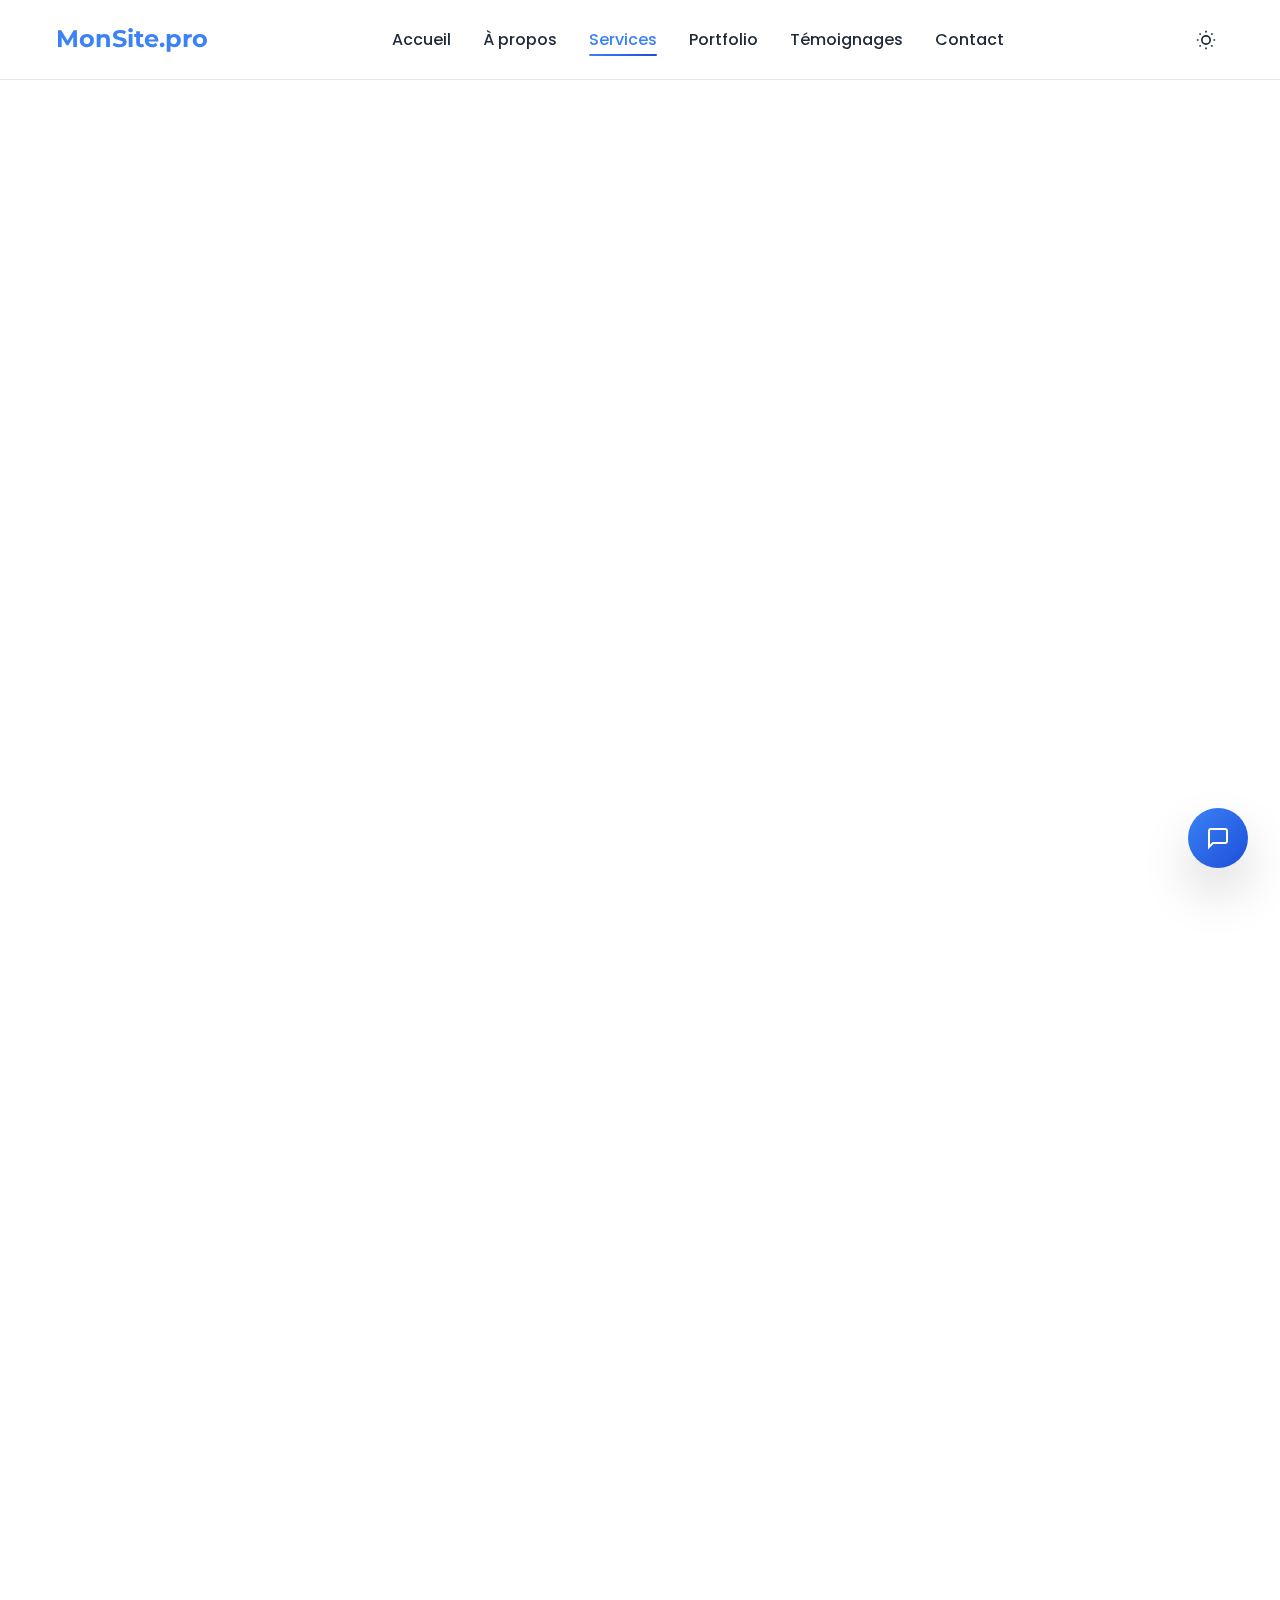
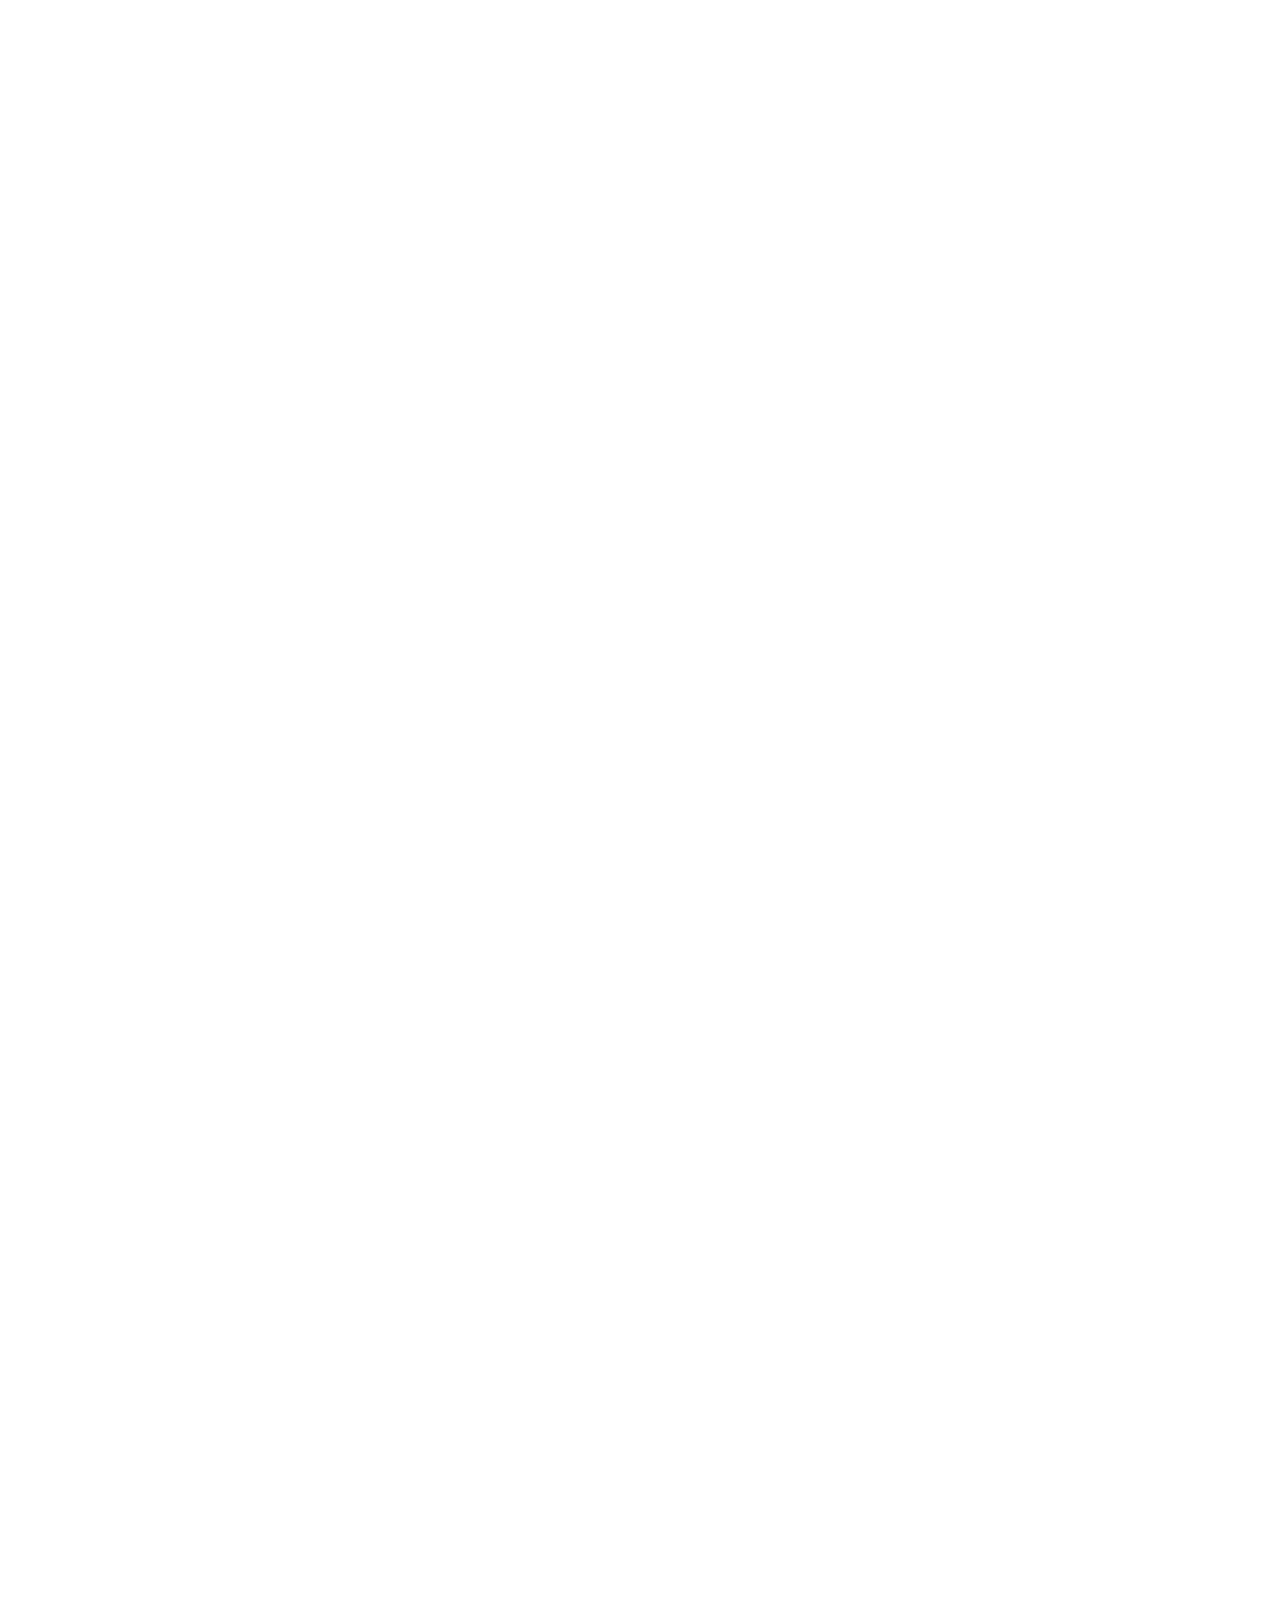
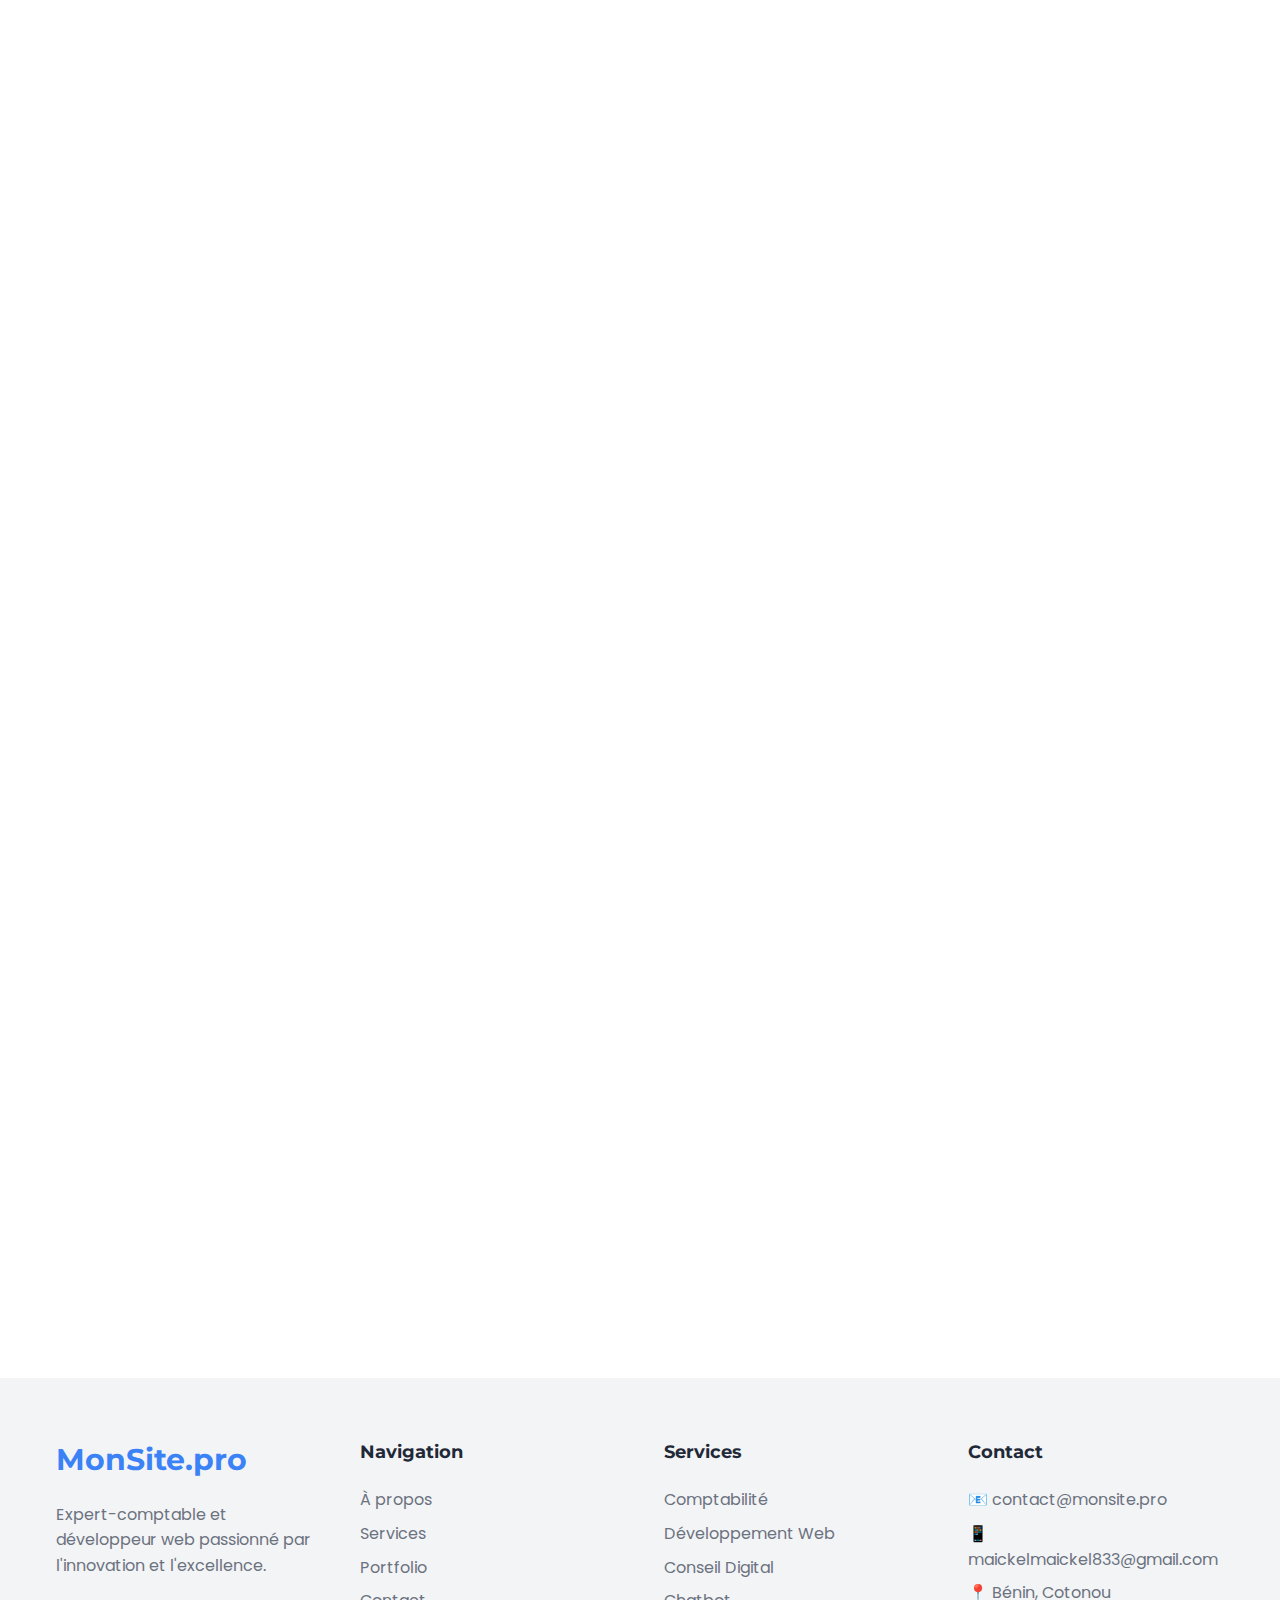
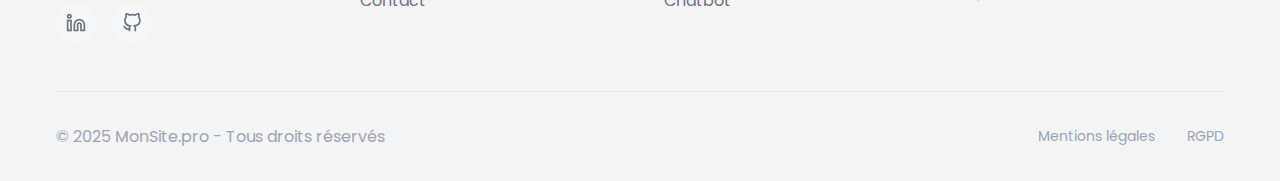
<file: services.html>
<!DOCTYPE html>
<html lang="fr">
<head>
    <meta charset="UTF-8">
    <meta name="viewport" content="width=device-width, initial-scale=1.0">
    <meta name="description" content="Découvrez mes services professionnels en comptabilité, développement web et conseil digital pour votre entreprise">
    <meta name="keywords" content="services, comptabilité, développement web, conseil digital, expertise">
    <title>Services - Expert-Comptable & Développeur Web</title>
    
    <link rel="preconnect" href="https://fonts.googleapis.com">
    <link rel="preconnect" href="https://fonts.gstatic.com" crossorigin>
    <link href="https://fonts.googleapis.com/css2?family=Poppins:wght@300;400;500;600;700&family=Montserrat:wght@400;500;600;700&display=swap" rel="stylesheet">
    
    <link rel="stylesheet" href="styles/main.css">
    <link rel="stylesheet" href="styles/components.css">
    <link rel="stylesheet" href="styles/animations.css">
</head>
<body>
    <!-- Loader -->
    <div id="loader" class="loader">
        <div class="loader-content">
            <div class="loader-circle"></div>
            <p>Chargement...</p>
        </div>
    </div>

    <!-- Progress Bar -->
    <div id="progress-bar" class="progress-bar"></div>

    <!-- Header -->
    <header class="header" id="header">
        <nav class="nav container">
            <div class="nav-brand">
                <h2><a href="index.html">MonSite<span>.pro</span></a></h2>
            </div>
            
            <div class="nav-menu" id="nav-menu">
                <ul class="nav-list">
                    <li><a href="index.html" class="nav-link">Accueil</a></li>
                    <li><a href="about.html" class="nav-link">À propos</a></li>
                    <li><a href="services.html" class="nav-link active">Services</a></li>
                    <li><a href="portfolio.html" class="nav-link">Portfolio</a></li>
                    <li><a href="testimonials.html" class="nav-link">Témoignages</a></li>
                    <li><a href="contact.html" class="nav-link">Contact</a></li>
                </ul>
                <div class="nav-close" id="nav-close">
                    <svg width="24" height="24" viewBox="0 0 24 24" fill="none">
                        <path d="M18 6L6 18M6 6L18 18" stroke="currentColor" stroke-width="2"/>
                    </svg>
                </div>
            </div>

            <div class="nav-actions">
                <button class="theme-toggle" id="theme-toggle" aria-label="Changer le thème">
                    <svg class="sun-icon" width="20" height="20" viewBox="0 0 24 24" fill="none">
                        <circle cx="12" cy="12" r="5" stroke="currentColor" stroke-width="2"/>
                        <path d="M12 1v2M12 21v2M4.22 4.22l1.42 1.42M18.36 18.36l1.42 1.42M1 12h2M21 12h2M4.22 19.78l1.42-1.42M18.36 5.64l1.42-1.42" stroke="currentColor" stroke-width="2"/>
                    </svg>
                    <svg class="moon-icon" width="20" height="20" viewBox="0 0 24 24" fill="none">
                        <path d="M21 12.79A9 9 0 1111.21 3 7 7 0 0021 12.79z" stroke="currentColor" stroke-width="2"/>
                    </svg>
                </button>
                <div class="nav-toggle" id="nav-toggle">
                    <span></span>
                    <span></span>
                    <span></span>
                </div>
            </div>
        </nav>
    </header>

    <!-- Main Content -->
    <main>
        <!-- Page Header -->
        <section class="page-header">
            <div class="container">
                <div class="page-header-content">
                    <h1 class="page-title fade-up">
                        Mes <span class="text-gradient">Services</span>
                    </h1>
                    <p class="page-description fade-up">
                        Des solutions professionnelles adaptées à vos besoins en comptabilité et développement web
                    </p>
                </div>
            </div>
        </section>

        <!-- Services Main -->
        <section class="services-main section">
            <div class="container">
                <div class="services-categories">
                    <!-- Comptabilité & Fiscalité -->
                    <div class="service-category fade-up">
                        <div class="service-category-header">
                            <div class="service-category-icon">
                                <svg width="50" height="50" viewBox="0 0 24 24" fill="none">
                                    <path d="M14 2H6a2 2 0 0 0-2 2v16a2 2 0 0 0 2 2h12a2 2 0 0 0 2-2V8z" stroke="currentColor" stroke-width="2"/>
                                    <polyline points="14,2 14,8 20,8" stroke="currentColor" stroke-width="2"/>
                                    <line x1="16" y1="13" x2="8" y2="13" stroke="currentColor" stroke-width="2"/>
                                    <line x1="16" y1="17" x2="8" y2="17" stroke="currentColor" stroke-width="2"/>
                                </svg>
                            </div>
                            <div class="service-category-text">
                                <h2>Comptabilité & Fiscalité</h2>
                                <p>Expertise comptable complète pour optimiser votre gestion financière</p>
                            </div>
                        </div>
                        
                        <div class="services-grid">
                            <div class="service-card glass-effect">
                                <div class="service-icon">
                                    <svg width="30" height="30" viewBox="0 0 24 24" fill="none">
                                        <path d="M9 11H6a2 2 0 0 0-2 2v7c0 1.1.9 2 2 2h3v-9z" stroke="currentColor" stroke-width="2"/>
                                        <path d="M13 11h3a2 2 0 0 1 2 2v7c0 1.1-.9 2-2 2h-3v-9z" stroke="currentColor" stroke-width="2"/>
                                        <path d="M11 11V9a2 2 0 0 1 2-2v0a2 2 0 0 1 2 2v2" stroke="currentColor" stroke-width="2"/>
                                        <line x1="9" y1="7" x2="15" y2="7" stroke="currentColor" stroke-width="2"/>
                                    </svg>
                                </div>
                                <h3>Tenue de comptabilité</h3>
                                <p>Saisie comptable, lettrage, rapprochements bancaires et édition des états financiers</p>
                                <ul class="service-features">
                                    <li>Saisie en temps réel</li>
                                    <li>Bilan et compte de résultat</li>
                                    <li>Tableaux de bord personnalisés</li>
                                </ul>
                                <div class="service-price">À partir de 150€/mois</div>
                            </div>
                            
                            <div class="service-card glass-effect">
                                <div class="service-icon">
                                    <svg width="30" height="30" viewBox="0 0 24 24" fill="none">
                                        <path d="M16 4h2a2 2 0 0 1 2 2v14a2 2 0 0 1-2 2H6a2 2 0 0 1-2-2V6a2 2 0 0 1 2-2h2" stroke="currentColor" stroke-width="2"/>
                                        <rect x="8" y="2" width="8" height="4" rx="1" ry="1" stroke="currentColor" stroke-width="2"/>
                                        <path d="M12 11h4" stroke="currentColor" stroke-width="2"/>
                                        <path d="M12 16h4" stroke="currentColor" stroke-width="2"/>
                                        <path d="M8 11h.01" stroke="currentColor" stroke-width="2"/>
                                        <path d="M8 16h.01" stroke="currentColor" stroke-width="2"/>
                                    </svg>
                                </div>
                                <h3>Déclarations fiscales</h3>
                                <p>TVA, IS, CFE, CVAE et optimisation fiscale personnalisée</p>
                                <ul class="service-features">
                                    <li>Déclarations mensuelles/trimestrielles</li>
                                    <li>Optimisation fiscale</li>
                                    <li>Veille réglementaire</li>
                                </ul>
                                <div class="service-price">À partir de 80€/déclaration</div>
                            </div>
                            
                            <div class="service-card glass-effect">
                                <div class="service-icon">
                                    <svg width="30" height="30" viewBox="0 0 24 24" fill="none">
                                        <circle cx="12" cy="12" r="10" stroke="currentColor" stroke-width="2"/>
                                        <polyline points="12,6 12,12 16,14" stroke="currentColor" stroke-width="2"/>
                                    </svg>
                                </div>
                                <h3>Conseil & Audit</h3>
                                <p>Accompagnement stratégique et audit des comptes</p>
                                <ul class="service-features">
                                    <li>Conseil en gestion</li>
                                    <li>Audit légal et contractuel</li>
                                    <li>Due diligence</li>
                                </ul>
                                <div class="service-price">Sur devis</div>
                            </div>
                        </div>
                    </div>

                    <!-- Développement Web -->
                    <div class="service-category fade-up">
                        <div class="service-category-header">
                            <div class="service-category-icon">
                                <svg width="50" height="50" viewBox="0 0 24 24" fill="none">
                                    <polyline points="16 18 22 12 16 6" stroke="currentColor" stroke-width="2"/>
                                    <polyline points="8 6 2 12 8 18" stroke="currentColor" stroke-width="2"/>
                                </svg>
                            </div>
                            <div class="service-category-text">
                                <h2>Développement Web</h2>
                                <p>Solutions digitales modernes et performantes sur mesure</p>
                            </div>
                        </div>
                        
                        <div class="services-grid">
                            <div class="service-card glass-effect">
                                <div class="service-icon">
                                    <svg width="30" height="30" viewBox="0 0 24 24" fill="none">
                                        <rect x="2" y="3" width="20" height="14" rx="2" ry="2" stroke="currentColor" stroke-width="2"/>
                                        <line x1="8" y1="21" x2="16" y2="21" stroke="currentColor" stroke-width="2"/>
                                        <line x1="12" y1="17" x2="12" y2="21" stroke="currentColor" stroke-width="2"/>
                                    </svg>
                                </div>
                                <h3>Sites web vitrine</h3>
                                <p>Sites corporates modernes, responsives et optimisés SEO</p>
                                <ul class="service-features">
                                    <li>Design responsive</li>
                                    <li>Optimisation SEO</li>
                                    <li>CMS intégré</li>
                                </ul>
                                <div class="service-price">À partir de 1500€</div>
                            </div>
                            
                            <div class="service-card glass-effect">
                                <div class="service-icon">
                                    <svg width="30" height="30" viewBox="0 0 24 24" fill="none">
                                        <path d="M3 3h18v18H3zM9 9h6v6H9z" stroke="currentColor" stroke-width="2"/>
                                        <path d="M9 1v2M15 1v2M9 19v2M15 19v2M1 9h2M1 15h2M19 9h2M19 15h2" stroke="currentColor" stroke-width="2"/>
                                    </svg>
                                </div>
                                <h3>Applications web</h3>
                                <p>Développement d'applications métier complexes et sécurisées</p>
                                <ul class="service-features">
                                    <li>Interface utilisateur intuitive</li>
                                    <li>Base de données robuste</li>
                                    <li>API sécurisées</li>
                                </ul>
                                <div class="service-price">À partir de 3000€</div>
                            </div>
                            
                            <div class="service-card glass-effect">
                                <div class="service-icon">
                                    <svg width="30" height="30" viewBox="0 0 24 24" fill="none">
                                        <rect x="2" y="4" width="20" height="16" rx="2" stroke="currentColor" stroke-width="2"/>
                                        <path d="M7 15h0M12 15h0M17 15h0M7 11h0M12 11h0M17 11h0M7 7h0M12 7h0M17 7h0" stroke="currentColor" stroke-width="2"/>
                                    </svg>
                                </div>
                                <h3>Maintenance & Support</h3>
                                <p>Maintenance technique, mises à jour et support continu</p>
                                <ul class="service-features">
                                    <li>Monitoring 24/7</li>
                                    <li>Sauvegardes automatiques</li>
                                    <li>Support technique réactif</li>
                                </ul>
                                <div class="service-price">À partir de 100€/mois</div>
                            </div>
                        </div>
                    </div>

                    <!-- Conseil Digital -->
                    <div class="service-category fade-up">
                        <div class="service-category-header">
                            <div class="service-category-icon">
                                <svg width="50" height="50" viewBox="0 0 24 24" fill="none">
                                    <path d="M12 2l3.09 6.26L22 9.27l-5 4.87 1.18 6.88L12 17.77l-6.18 3.25L7 14.14 2 9.27l6.91-1.01L12 2z" stroke="currentColor" stroke-width="2"/>
                                </svg>
                            </div>
                            <div class="service-category-text">
                                <h2>Conseil Digital</h2>
                                <p>Accompagnement dans votre transformation digitale</p>
                            </div>
                        </div>
                        
                        <div class="services-grid">
                            <div class="service-card glass-effect">
                                <div class="service-icon">
                                    <svg width="30" height="30" viewBox="0 0 24 24" fill="none">
                                        <path d="M14.7 6.3a1 1 0 0 0 0 1.4l1.6 1.6a1 1 0 0 0 1.4 0l3.77-3.77a6 6 0 0 1-7.94 11.93A6 6 0 0 1 1.66 8.84l.8.8 1.6 1.6a1 1 0 0 0 1.4 0l.4-.4" stroke="currentColor" stroke-width="2"/>
                                        <path d="m2 2 20 20" stroke="currentColor" stroke-width="2"/>
                                    </svg>
                                </div>
                                <h3>Audit digital</h3>
                                <p>Analyse de votre présence digitale et recommandations</p>
                                <ul class="service-features">
                                    <li>Audit technique SEO</li>
                                    <li>Analyse concurrentielle</li>
                                    <li>Plan d'action détaillé</li>
                                </ul>
                                <div class="service-price">500€</div>
                            </div>
                            
                            <div class="service-card glass-effect">
                                <div class="service-icon">
                                    <svg width="30" height="30" viewBox="0 0 24 24" fill="none">
                                        <path d="M16 21v-2a4 4 0 0 0-4-4H8a4 4 0 0 0-4 4v2" stroke="currentColor" stroke-width="2"/>
                                        <circle cx="10" cy="7" r="4" stroke="currentColor" stroke-width="2"/>
                                        <path d="M22 21v-2a4 4 0 0 0-3-3.87M16 3.13a4 4 0 0 1 0 7.75" stroke="currentColor" stroke-width="2"/>
                                    </svg>
                                </div>
                                <h3>Formation</h3>
                                <p>Formation de vos équipes aux outils digitaux</p>
                                <ul class="service-features">
                                    <li>Formation sur mesure</li>
                                    <li>Support pédagogique</li>
                                    <li>Suivi post-formation</li>
                                </ul>
                                <div class="service-price">200€/jour</div>
                            </div>
                            
                            <div class="service-card glass-effect">
                                <div class="service-icon">
                                    <svg width="30" height="30" viewBox="0 0 24 24" fill="none">
                                        <path d="M13 2L3 14h9l-1 8 10-12h-9l1-8z" stroke="currentColor" stroke-width="2"/>
                                    </svg>
                                </div>
                                <h3>Stratégie digitale</h3>
                                <p>Élaboration de votre stratégie de transformation digitale</p>
                                <ul class="service-features">
                                    <li>Roadmap digitale</li>
                                    <li>ROI et indicateurs</li>
                                    <li>Accompagnement projet</li>
                                </ul>
                                <div class="service-price">Sur devis</div>
                            </div>
                        </div>
                    </div>
                </div>
            </div>
        </section>

        <!-- Process Section -->
        <section class="process-section section">
            <div class="container">
                <div class="section-header">
                    <span class="section-subtitle">Ma Méthode</span>
                    <h2 class="section-title">
                        Comment je <span class="text-gradient">Travaille</span>
                    </h2>
                </div>
                
                <div class="process-steps">
                    <div class="process-step fade-up">
                        <div class="step-number">01</div>
                        <div class="step-content glass-effect">
                            <h3>Analyse des besoins</h3>
                            <p>Écoute attentive de vos objectifs et analyse de votre contexte pour proposer des solutions adaptées.</p>
                        </div>
                    </div>
                    
                    <div class="process-step fade-up">
                        <div class="step-number">02</div>
                        <div class="step-content glass-effect">
                            <h3>Proposition personnalisée</h3>
                            <p>Élaboration d'une solution sur mesure avec devis détaillé et planning de réalisation.</p>
                        </div>
                    </div>
                    
                    <div class="process-step fade-up">
                        <div class="step-number">03</div>
                        <div class="step-content glass-effect">
                            <h3>Réalisation & suivi</h3>
                            <p>Mise en œuvre avec des points réguliers pour vous tenir informé de l'avancement du projet.</p>
                        </div>
                    </div>
                    
                    <div class="process-step fade-up">
                        <div class="step-number">04</div>
                        <div class="step-content glass-effect">
                            <h3>Livraison & accompagnement</h3>
                            <p>Livraison complète avec formation si nécessaire et support continu pour garantir votre satisfaction.</p>
                        </div>
                    </div>
                </div>
            </div>
        </section>

        <!-- FAQ Section -->
        <section class="faq-section section">
            <div class="container">
                <div class="section-header">
                    <span class="section-subtitle">Questions Fréquentes</span>
                    <h2 class="section-title">
                        <span class="text-gradient">FAQ</span>
                    </h2>
                </div>
                
                <div class="faq-container">
                    <div class="faq-item fade-up">
                        <div class="faq-question">
                            <h3>Quels sont vos délais de réalisation ?</h3>
                            <button class="faq-toggle" aria-label="Ouvrir/fermer">
                                <svg width="20" height="20" viewBox="0 0 24 24" fill="none">
                                    <path d="M18 15l-6-6-6 6" stroke="currentColor" stroke-width="2"/>
                                </svg>
                            </button>
                        </div>
                        <div class="faq-answer">
                            <p>Les délais varient selon la complexité du projet. Pour un site vitrine, comptez 2-3 semaines. Pour une application web complexe, 6-12 semaines. Les services comptables sont traités sous 48h maximum.</p>
                        </div>
                    </div>
                    
                    <div class="faq-item fade-up">
                        <div class="faq-question">
                            <h3>Proposez-vous un support après livraison ?</h3>
                            <button class="faq-toggle" aria-label="Ouvrir/fermer">
                                <svg width="20" height="20" viewBox="0 0 24 24" fill="none">
                                    <path d="M18 15l-6-6-6 6" stroke="currentColor" stroke-width="2"/>
                                </svg>
                            </button>
                        </div>
                        <div class="faq-answer">
                            <p>Oui, j'assure un support technique complet avec maintenance préventive, mises à jour de sécurité et assistance en cas de problème. Plusieurs formules sont disponibles selon vos besoins.</p>
                        </div>
                    </div>
                    
                    <div class="faq-item fade-up">
                        <div class="faq-question">
                            <h3>Travaillez-vous avec des entreprises de toutes tailles ?</h3>
                            <button class="faq-toggle" aria-label="Ouvrir/fermer">
                                <svg width="20" height="20" viewBox="0 0 24 24" fill="none">
                                    <path d="M18 15l-6-6-6 6" stroke="currentColor" stroke-width="2"/>
                                </svg>
                            </button>
                        </div>
                        <div class="faq-answer">
                            <p>J'accompagne les entrepreneurs individuels, TPE, PME et ETI. Mes solutions s'adaptent à votre taille et à vos besoins spécifiques, avec des tarifs proportionnés.</p>
                        </div>
                    </div>
                    
                    <div class="faq-item fade-up">
                        <div class="faq-question">
                            <h3>Comment se déroule la facturation ?</h3>
                            <button class="faq-toggle" aria-label="Ouvrir/fermer">
                                <svg width="20" height="20" viewBox="0 0 24 24" fill="none">
                                    <path d="M18 15l-6-6-6 6" stroke="currentColor" stroke-width="2"/>
                                </svg>
                            </button>
                        </div>
                        <div class="faq-answer">
                            <p>Pour les projets web : 30% à la commande, 40% à mi-parcours, 30% à la livraison. Pour la comptabilité : facturation mensuelle à terme échu. Tous les devis sont gratuits et sans engagement.</p>
                        </div>
                    </div>
                </div>
            </div>
        </section>

        <!-- CTA Section -->
        <section class="cta-section">
            <div class="container">
                <div class="cta-content glass-effect">
                    <div class="cta-text">
                        <h2>Prêt à démarrer votre projet ?</h2>
                        <p>Contactez-moi pour une consultation gratuite et un devis personnalisé.</p>
                    </div>
                    <div class="cta-actions">
                        <a href="contact.html" class="btn btn-primary">
                            Demander un devis
                            <svg width="20" height="20" viewBox="0 0 24 24" fill="none">
                                <path d="M5 12h14M12 5l7 7-7 7" stroke="currentColor" stroke-width="2"/>
                            </svg>
                        </a>
                        <a href="portfolio.html" class="btn btn-outline">
                            Voir mes réalisations
                        </a>
                    </div>
                </div>
            </div>
        </section>
    </main>

    <!-- Footer -->
    <footer class="footer">
        <div class="container">
            <div class="footer-content">
                <div class="footer-section">
                    <h3><a href="index.html">MonSite<span>.pro</span></a></h3>
                    <p>Expert-comptable et développeur web passionné par l'innovation et l'excellence.</p>
                    <div class="social-links">
                        <a href="#" class="social-link">
                            <svg width="20" height="20" viewBox="0 0 24 24" fill="none">
                                <path d="M16 8a6 6 0 0 1 6 6v7h-4v-7a2 2 0 0 0-2-2 2 2 0 0 0-2 2v7h-4v-7a6 6 0 0 1 6-6z" stroke="currentColor" stroke-width="2"/>
                                <rect x="2" y="9" width="4" height="12" stroke="currentColor" stroke-width="2"/>
                                <circle cx="4" cy="4" r="2" stroke="currentColor" stroke-width="2"/>
                            </svg>
                        </a>
                        <a href="#" class="social-link">
                            <svg width="20" height="20" viewBox="0 0 24 24" fill="none">
                                <path d="M9 19c-5 1.5-5-2.5-7-3m14 6v-3.87a3.37 3.37 0 0 0-.94-2.61c3.14-.35 6.44-1.54 6.44-7A5.44 5.44 0 0 0 20 4.77 5.07 5.07 0 0 0 19.91 1S18.73.65 16 2.48a13.38 13.38 0 0 0-7 0C6.27.65 5.09 1 5.09 1A5.07 5.07 0 0 0 5 4.77a5.44 5.44 0 0 0-1.5 3.78c0 5.42 3.3 6.61 6.44 7A3.37 3.37 0 0 0 9 18.13V22" stroke="currentColor" stroke-width="2"/>
                            </svg>
                        </a>
                    </div>
                </div>
                
                <div class="footer-section">
                    <h4>Navigation</h4>
                    <ul class="footer-links">
                        <li><a href="about.html">À propos</a></li>
                        <li><a href="services.html">Services</a></li>
                        <li><a href="portfolio.html">Portfolio</a></li>
                        <li><a href="contact.html">Contact</a></li>
                    </ul>
                </div>
                
                <div class="footer-section">
                    <h4>Services</h4>
                    <ul class="footer-links">
                        <li><a href="services.html">Comptabilité</a></li>
                        <li><a href="services.html">Développement Web</a></li>
                        <li><a href="services.html">Conseil Digital</a></li>
                        <li><a href="chatbot.html">Chatbot</a></li>
                    </ul>
                </div>
                
                <div class="footer-section">
                    <h4>Contact</h4>
                    <ul class="footer-contact">
                        <li>📧 contact@monsite.pro</li>
                        <li>📱 maickelmaickel833@gmail.com</li>
                        <li>📍 Bénin, Cotonou</li>
                    </ul>
                </div>
            </div>
            
            <div class="footer-bottom">
                <p>&copy; 2025 MonSite.pro - Tous droits réservés</p>
                <div class="footer-bottom-links">
                    <a href="legal.html">Mentions légales</a>
                    <a href="legal.html">RGPD</a>
                </div>
            </div>
        </div>
    </footer>

    <!-- Back to Top Button -->
    <button class="back-to-top" id="back-to-top" aria-label="Retour en haut">
        <svg width="20" height="20" viewBox="0 0 24 24" fill="none">
            <path d="M18 15l-6-6-6 6" stroke="currentColor" stroke-width="2"/>
        </svg>
    </button>

    <!-- Chatbot -->
    <div class="chatbot-widget">
        <button class="chatbot-toggle" id="chatbot-toggle" aria-label="Ouvrir le chatbot">
            <svg class="chat-icon" width="24" height="24" viewBox="0 0 24 24" fill="none">
                <path d="M21 15a2 2 0 0 1-2 2H7l-4 4V5a2 2 0 0 1 2-2h14a2 2 0 0 1 2 2z" stroke="currentColor" stroke-width="2"/>
            </svg>
            <svg class="close-icon" width="24" height="24" viewBox="0 0 24 24" fill="none">
                <path d="M18 6L6 18M6 6L18 18" stroke="currentColor" stroke-width="2"/>
            </svg>
        </button>
        
        <div class="chatbot-window" id="chatbot-window">
            <div class="chatbot-header">
                <h4>Assistant virtuel</h4>
                <p>Je suis là pour vous aider !</p>
            </div>
            <div class="chatbot-messages" id="chatbot-messages">
                <div class="message bot-message">
                    <div class="message-content">
                        Bonjour ! Comment puis-je vous aider aujourd'hui ?
                    </div>
                </div>
            </div>
            <div class="chatbot-input">
                <input type="text" id="chatbot-input" placeholder="Tapez votre message...">
                <button id="chatbot-send" aria-label="Envoyer">
                    <svg width="20" height="20" viewBox="0 0 24 24" fill="none">
                        <path d="M22 2l-7 20-4-9-9-4z" stroke="currentColor" stroke-width="2"/>
                    </svg>
                </button>
            </div>
        </div>
    </div>

    <!-- Scripts -->
    <script src="scripts/main.js"></script>
    <script src="scripts/animations.js"></script>
    <script src="scripts/chatbot.js"></script>
</body>
</html>
</file>
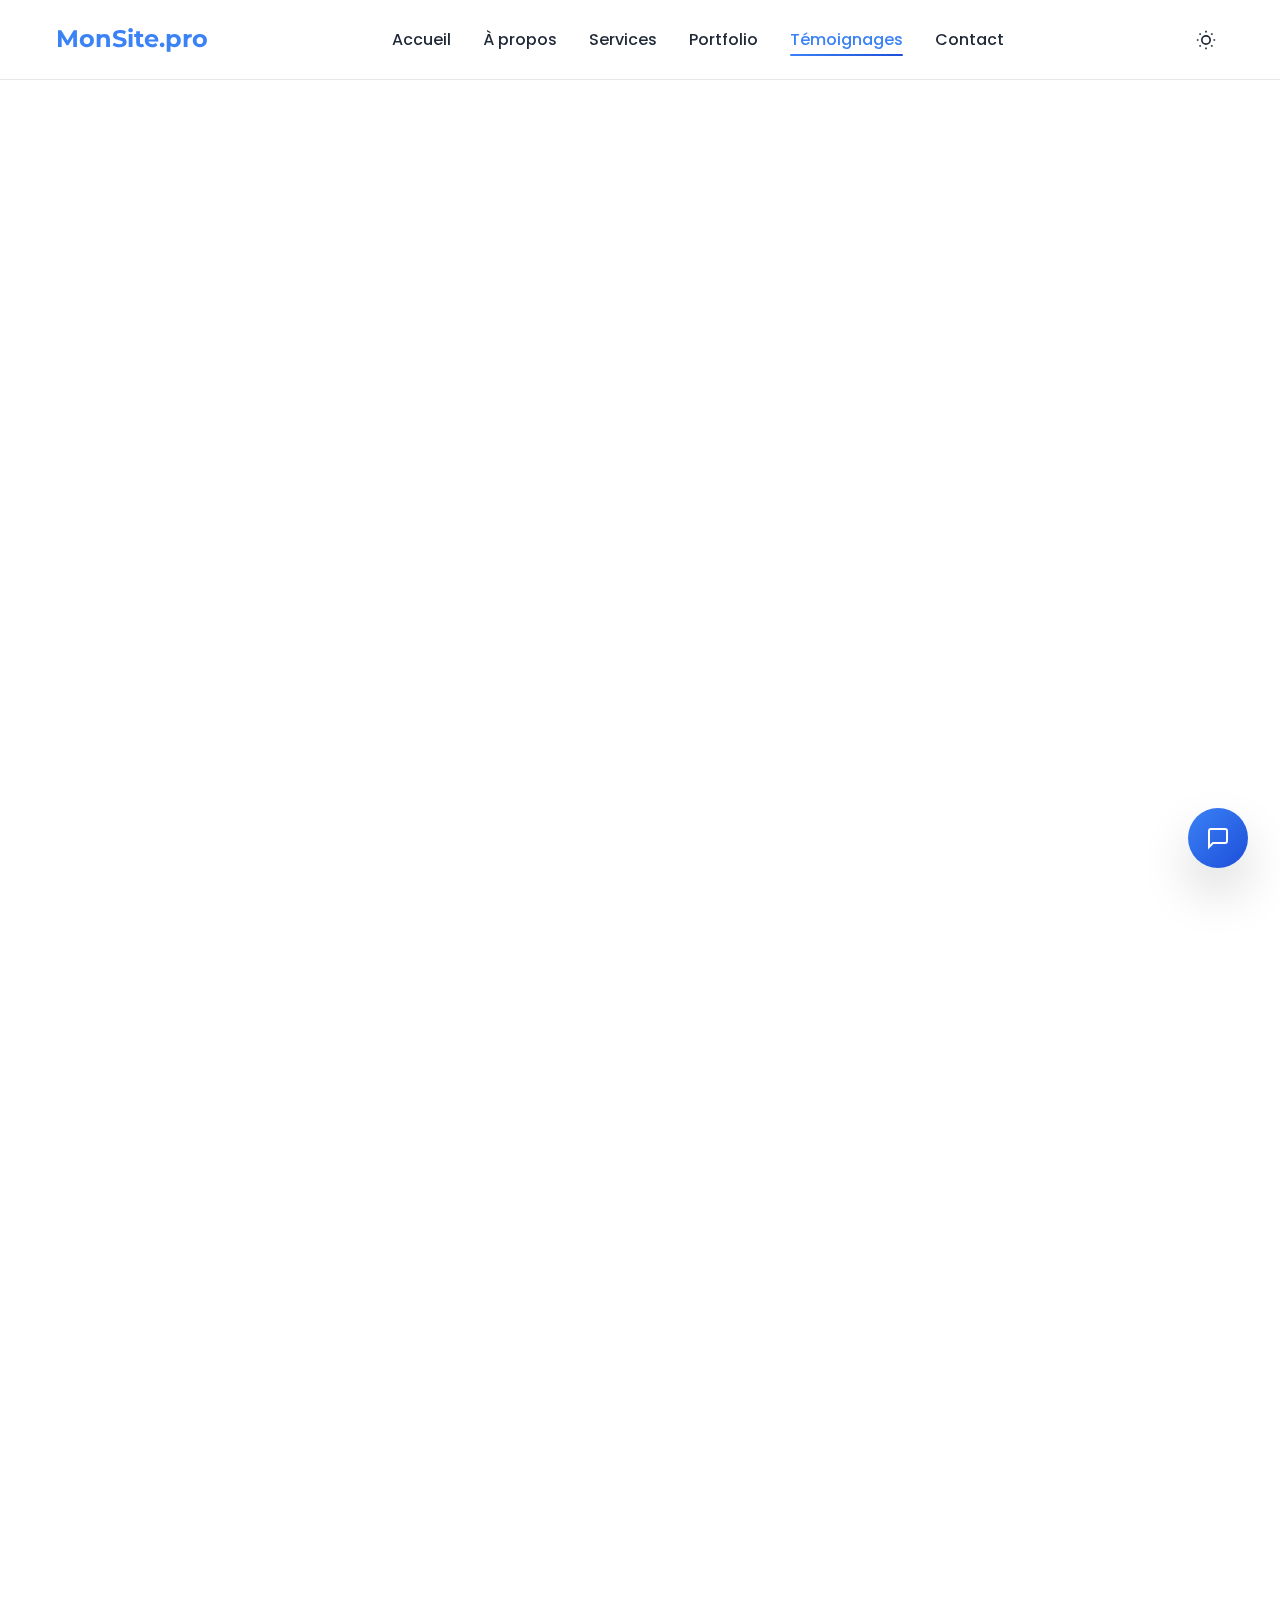
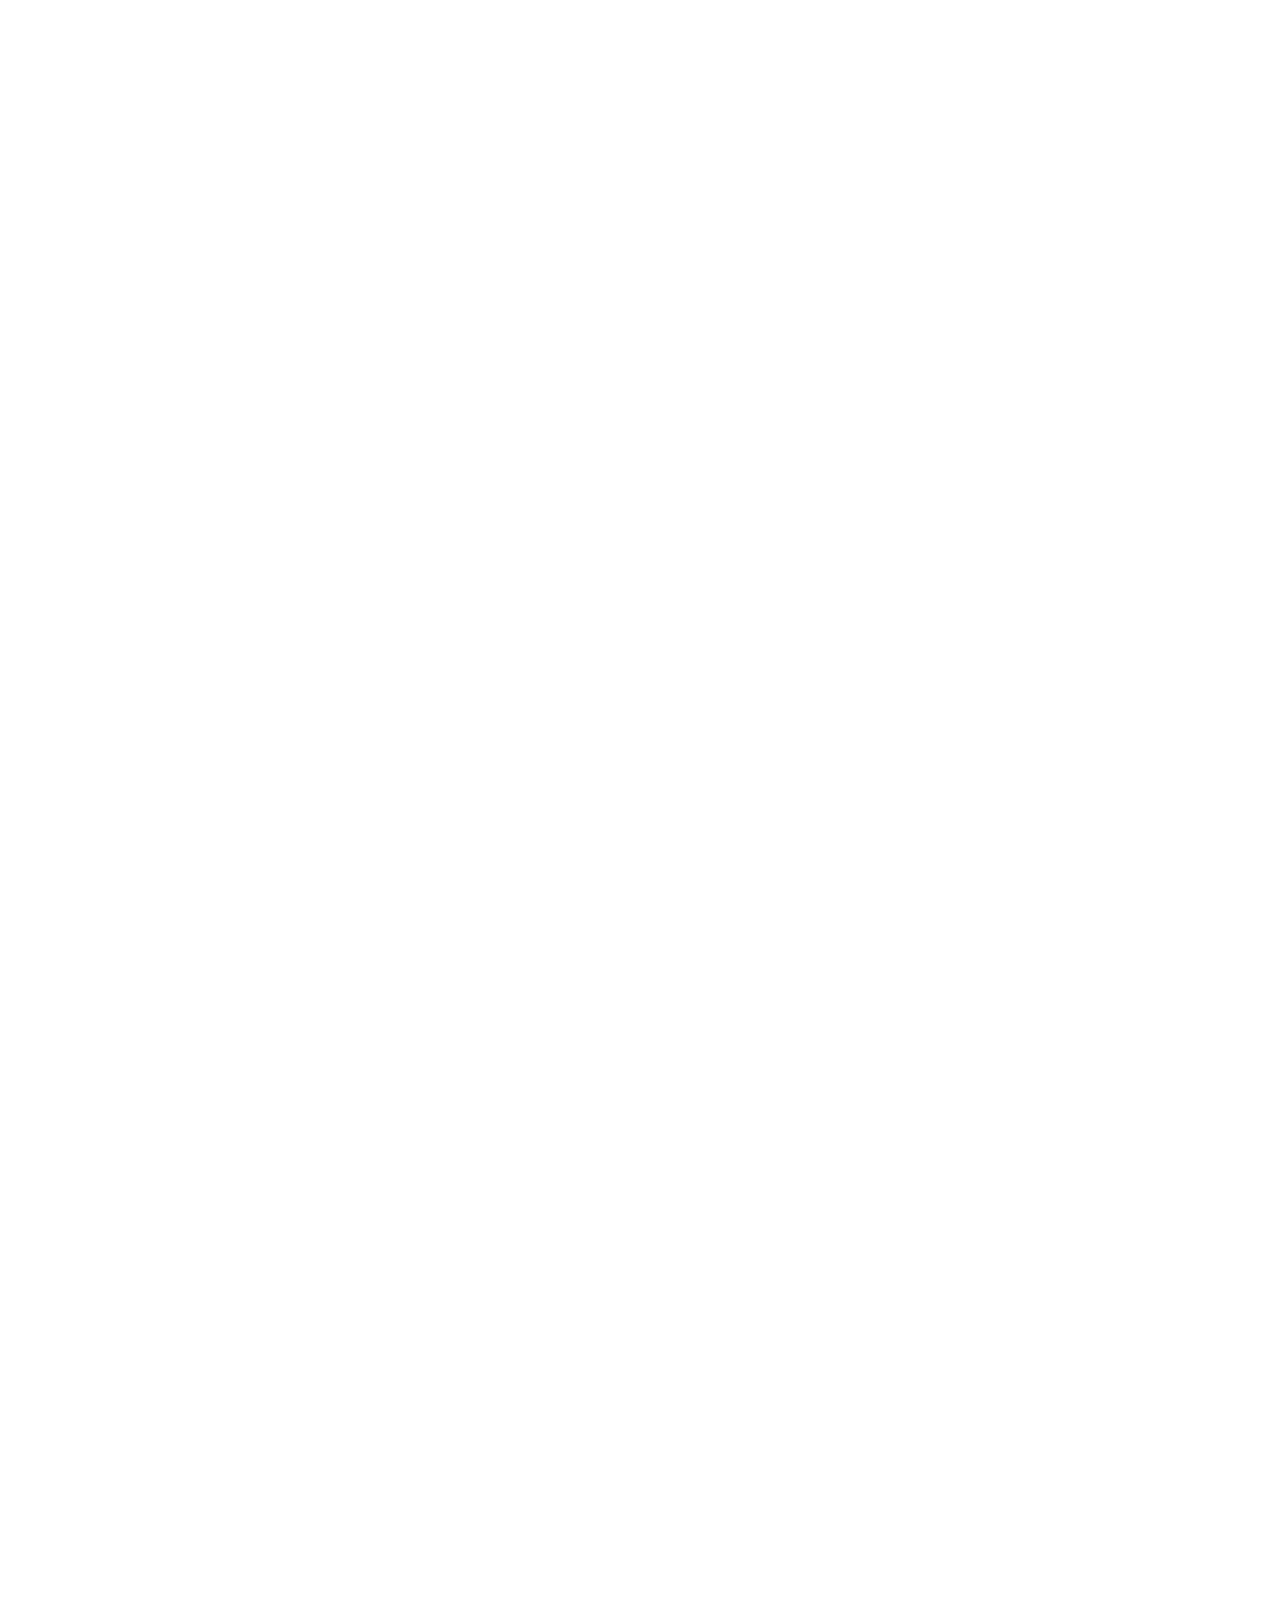
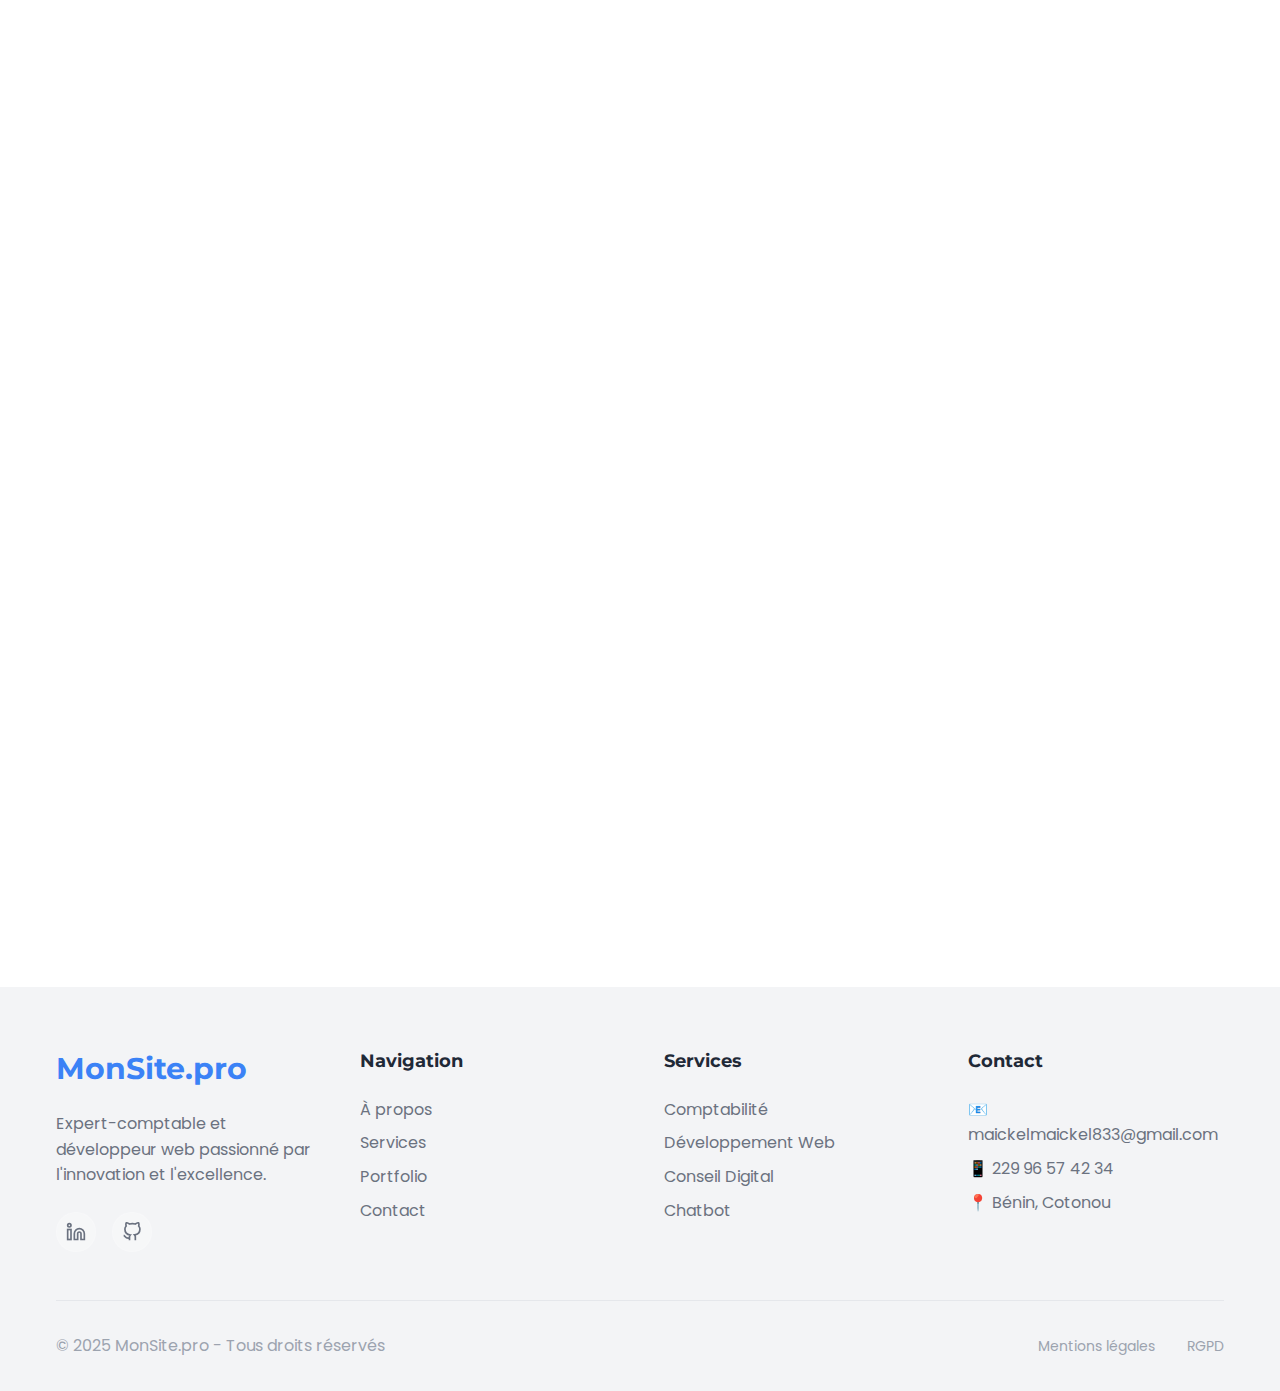
<file: testimonials.html>
<!DOCTYPE html>
<html lang="fr">
<head>
    <meta charset="UTF-8">
    <meta name="viewport" content="width=device-width, initial-scale=1.0">
    <meta name="description" content="Témoignages clients - Découvrez les avis de mes clients satisfaits en comptabilité et développement web">
    <meta name="keywords" content="témoignages, avis clients, satisfaction, comptabilité, développement web, références">
    <title>Témoignages - Expert-Comptable & Développeur Web</title>
    
    <link rel="preconnect" href="https://fonts.googleapis.com">
    <link rel="preconnect" href="https://fonts.gstatic.com" crossorigin>
    <link href="https://fonts.googleapis.com/css2?family=Poppins:wght@300;400;500;600;700&family=Montserrat:wght@400;500;600;700&display=swap" rel="stylesheet">
    
    <link rel="stylesheet" href="styles/main.css">
    <link rel="stylesheet" href="styles/components.css">
    <link rel="stylesheet" href="styles/animations.css">
</head>
<body>
    <!-- Loader -->
    <div id="loader" class="loader">
        <div class="loader-content">
            <div class="loader-circle"></div>
            <p>Chargement...</p>
        </div>
    </div>

    <!-- Progress Bar -->
    <div id="progress-bar" class="progress-bar"></div>

    <!-- Header -->
    <header class="header" id="header">
        <nav class="nav container">
            <div class="nav-brand">
                <h2><a href="index.html">MonSite<span>.pro</span></a></h2>
            </div>
            
            <div class="nav-menu" id="nav-menu">
                <ul class="nav-list">
                    <li><a href="index.html" class="nav-link">Accueil</a></li>
                    <li><a href="about.html" class="nav-link">À propos</a></li>
                    <li><a href="services.html" class="nav-link">Services</a></li>
                    <li><a href="portfolio.html" class="nav-link">Portfolio</a></li>
                    <li><a href="testimonials.html" class="nav-link active">Témoignages</a></li>
                    <li><a href="contact.html" class="nav-link">Contact</a></li>
                </ul>
                <div class="nav-close" id="nav-close">
                    <svg width="24" height="24" viewBox="0 0 24 24" fill="none">
                        <path d="M18 6L6 18M6 6L18 18" stroke="currentColor" stroke-width="2"/>
                    </svg>
                </div>
            </div>

            <div class="nav-actions">
                <button class="theme-toggle" id="theme-toggle" aria-label="Changer le thème">
                    <svg class="sun-icon" width="20" height="20" viewBox="0 0 24 24" fill="none">
                        <circle cx="12" cy="12" r="5" stroke="currentColor" stroke-width="2"/>
                        <path d="M12 1v2M12 21v2M4.22 4.22l1.42 1.42M18.36 18.36l1.42 1.42M1 12h2M21 12h2M4.22 19.78l1.42-1.42M18.36 5.64l1.42-1.42" stroke="currentColor" stroke-width="2"/>
                    </svg>
                    <svg class="moon-icon" width="20" height="20" viewBox="0 0 24 24" fill="none">
                        <path d="M21 12.79A9 9 0 1111.21 3 7 7 0 0021 12.79z" stroke="currentColor" stroke-width="2"/>
                    </svg>
                </button>
                <div class="nav-toggle" id="nav-toggle">
                    <span></span>
                    <span></span>
                    <span></span>
                </div>
            </div>
        </nav>
    </header>

    <!-- Main Content -->
    <main>
        <!-- Page Header -->
        <section class="page-header">
            <div class="container">
                <div class="page-header-content">
                    <h1 class="page-title fade-up">
                        <span class="text-gradient">Témoignages</span> Clients
                    </h1>
                    <p class="page-description fade-up">
                        Découvrez ce que mes clients disent de mon travail et de mon accompagnement
                    </p>
                </div>
            </div>
        </section>

        <!-- Testimonials Stats -->
        <section class="testimonials-stats section">
            <div class="container">
                <div class="stats-grid">
                    <div class="stat-card glass-effect fade-up">
                        <div class="stat-icon">
                            <svg width="30" height="30" viewBox="0 0 24 24" fill="none">
                                <path d="M12 2l3.09 6.26L22 9.27l-5 4.87 1.18 6.88L12 17.77l-6.18 3.25L7 14.14 2 9.27l6.91-1.01L12 2z" stroke="currentColor" stroke-width="2"/>
                            </svg>
                        </div>
                        <div class="stat-number" data-target="98">0</div>
                        <div class="stat-label">% de satisfaction</div>
                    </div>
                    
                    <div class="stat-card glass-effect fade-up">
                        <div class="stat-icon">
                            <svg width="30" height="30" viewBox="0 0 24 24" fill="none">
                                <path d="M16 21v-2a4 4 0 0 0-4-4H5a4 4 0 0 0-4 4v2" stroke="currentColor" stroke-width="2"/>
                                <circle cx="8.5" cy="7" r="4" stroke="currentColor" stroke-width="2"/>
                                <path d="M20 8v6M23 11l-3 3-3-3" stroke="currentColor" stroke-width="2"/>
                            </svg>
                        </div>
                        <div class="stat-number" data-target="150">0</div>
                        <div class="stat-label">Clients satisfaits</div>
                    </div>
                    
                    <div class="stat-card glass-effect fade-up">
                        <div class="stat-icon">
                            <svg width="30" height="30" viewBox="0 0 24 24" fill="none">
                                <path d="M9 12l2 2 4-4" stroke="currentColor" stroke-width="2"/>
                                <circle cx="12" cy="12" r="9" stroke="currentColor" stroke-width="2"/>
                            </svg>
                        </div>
                        <div class="stat-number" data-target="95">0</div>
                        <div class="stat-label">% de recommandation</div>
                    </div>
                    
                    <div class="stat-card glass-effect fade-up">
                        <div class="stat-icon">
                            <svg width="30" height="30" viewBox="0 0 24 24" fill="none">
                                <path d="M3 9l9-7 9 7v11a2 2 0 0 1-2 2H5a2 2 0 0 1-2-2z" stroke="currentColor" stroke-width="2"/>
                                <polyline points="9,22 9,12 15,12 15,22" stroke="currentColor" stroke-width="2"/>
                            </svg>
                        </div>
                        <div class="stat-number" data-target="8">0</div>
                        <div class="stat-label">Années d'expérience</div>
                    </div>
                </div>
            </div>
        </section>

        <!-- Featured Testimonials -->
        <section class="featured-testimonials section">
            <div class="container">
                <div class="section-header">
                    <span class="section-subtitle">Témoignages Vedettes</span>
                    <h2 class="section-title">
                        Ce que disent mes <span class="text-gradient">clients</span>
                    </h2>
                </div>
                
                <div class="testimonials-carousel" id="testimonials-carousel">
                    <div class="testimonial-slide active">
                        <div class="testimonial-card glass-effect">
                            <div class="testimonial-content">
                                <div class="quote-icon">
                                    <svg width="40" height="40" viewBox="0 0 24 24" fill="none">
                                        <path d="M3 21c3 0 7-1 7-8V5c0-1.25-.756-2.017-2-2H4c-1.25 0-2 .75-2 1.972V11c0 1.25.75 2 2 2 1 0 1 0 1 1v1c0 1-1 2-2 2s-1 .008-1 1.031V21c0 1 0 1 1 1z" fill="currentColor"/>
                                        <path d="M15 21c3 0 7-1 7-8V5c0-1.25-.757-2.017-2-2h-4c-1.25 0-2 .75-2 1.972V11c0 1.25.75 2 2 2h.75c0 2.25.25 4-2.75 4v3c0 1 0 1 1 1z" fill="currentColor"/>
                                    </svg>
                                </div>
                                <blockquote>
                                    "Un accompagnement exceptionnel ! Grâce à son expertise double en comptabilité et développement, notre startup a pu structurer sa comptabilité tout en développant une plateforme web performante. Les économies fiscales réalisées nous ont permis d'investir davantage dans notre croissance."
                                </blockquote>
                                <div class="testimonial-author">
                                    <div class="author-avatar">
                                        <svg width="50" height="50" viewBox="0 0 24 24" fill="none">
                                            <path d="M20 21v-2a4 4 0 0 0-4-4H8a4 4 0 0 0-4 4v2" stroke="currentColor" stroke-width="2"/>
                                            <circle cx="12" cy="7" r="4" stroke="currentColor" stroke-width="2"/>
                                        </svg>
                                    </div>
                                    <div class="author-info">
                                        <h4>Thomas Durand</h4>
                                        <p>CEO, StartupTech SARL</p>
                                        <div class="rating">
                                            <span class="star">★</span>
                                            <span class="star">★</span>
                                            <span class="star">★</span>
                                            <span class="star">★</span>
                                            <span class="star">★</span>
                                        </div>
                                    </div>
                                </div>
                            </div>
                        </div>
                    </div>

                    <div class="testimonial-slide">
                        <div class="testimonial-card glass-effect">
                            <div class="testimonial-content">
                                <div class="quote-icon">
                                    <svg width="40" height="40" viewBox="0 0 24 24" fill="none">
                                        <path d="M3 21c3 0 7-1 7-8V5c0-1.25-.756-2.017-2-2H4c-1.25 0-2 .75-2 1.972V11c0 1.25.75 2 2 2 1 0 1 0 1 1v1c0 1-1 2-2 2s-1 .008-1 1.031V21c0 1 0 1 1 1z" fill="currentColor"/>
                                        <path d="M15 21c3 0 7-1 7-8V5c0-1.25-.757-2.017-2-2h-4c-1.25 0-2 .75-2 1.972V11c0 1.25.75 2 2 2h.75c0 2.25.25 4-2.75 4v3c0 1 0 1 1 1z" fill="currentColor"/>
                                    </svg>
                                </div>
                                <blockquote>
                                    "Notre site e-commerce a été transformé ! Les ventes ont augmenté de 150% grâce à la nouvelle plateforme développée. L'intégration avec notre système comptable nous fait gagner un temps précieux. Un professionnel à l'écoute et très compétent."
                                </blockquote>
                                <div class="testimonial-author">
                                    <div class="author-avatar">
                                        <svg width="50" height="50" viewBox="0 0 24 24" fill="none">
                                            <path d="M20 21v-2a4 4 0 0 0-4-4H8a4 4 0 0 0-4 4v2" stroke="currentColor" stroke-width="2"/>
                                            <circle cx="12" cy="7" r="4" stroke="currentColor" stroke-width="2"/>
                                        </svg>
                                    </div>
                                    <div class="author-info">
                                        <h4>Marie Dubois</h4>
                                        <p>Directrice, TechStore SAS</p>
                                        <div class="rating">
                                            <span class="star">★</span>
                                            <span class="star">★</span>
                                            <span class="star">★</span>
                                            <span class="star">★</span>
                                            <span class="star">★</span>
                                        </div>
                                    </div>
                                </div>
                            </div>
                        </div>
                    </div>

                    <div class="testimonial-slide">
                        <div class="testimonial-card glass-effect">
                            <div class="testimonial-content">
                                <div class="quote-icon">
                                    <svg width="40" height="40" viewBox="0 0 24 24" fill="none">
                                        <path d="M3 21c3 0 7-1 7-8V5c0-1.25-.756-2.017-2-2H4c-1.25 0-2 .75-2 1.972V11c0 1.25.75 2 2 2 1 0 1 0 1 1v1c0 1-1 2-2 2s-1 .008-1 1.031V21c0 1 0 1 1 1z" fill="currentColor"/>
                                        <path d="M15 21c3 0 7-1 7-8V5c0-1.25-.757-2.017-2-2h-4c-1.25 0-2 .75-2 1.972V11c0 1.25.75 2 2 2h.75c0 2.25.25 4-2.75 4v3c0 1 0 1 1 1z" fill="currentColor"/>
                                    </svg>
                                </div>
                                <blockquote>
                                    "La transformation digitale de notre cabinet a été remarquable. Nous sommes passés d'un cabinet traditionnel à un cabinet 4.0 en quelques mois. Nos clients apprécient cette modernité et notre productivité a augmenté de 50%."
                                </blockquote>
                                <div class="testimonial-author">
                                    <div class="author-avatar">
                                        <svg width="50" height="50" viewBox="0 0 24 24" fill="none">
                                            <path d="M20 21v-2a4 4 0 0 0-4-4H8a4 4 0 0 0-4 4v2" stroke="currentColor" stroke-width="2"/>
                                            <circle cx="12" cy="7" r="4" stroke="currentColor" stroke-width="2"/>
                                        </svg>
                                    </div>
                                    <div class="author-info">
                                        <h4>Maître Sophie Leroy</h4>
                                        <p>Associée, Cabinet Juridique & Associés</p>
                                        <div class="rating">
                                            <span class="star">★</span>
                                            <span class="star">★</span>
                                            <span class="star">★</span>
                                            <span class="star">★</span>
                                            <span class="star">★</span>
                                        </div>
                                    </div>
                                </div>
                            </div>
                        </div>
                    </div>
                </div>

                <div class="carousel-controls">
                    <button class="carousel-btn prev" id="prev-btn">
                        <svg width="20" height="20" viewBox="0 0 24 24" fill="none">
                            <path d="M15 18l-6-6 6-6" stroke="currentColor" stroke-width="2"/>
                        </svg>
                    </button>
                    <div class="carousel-dots" id="carousel-dots">
                        <button class="dot active" data-slide="0"></button>
                        <button class="dot" data-slide="1"></button>
                        <button class="dot" data-slide="2"></button>
                    </div>
                    <button class="carousel-btn next" id="next-btn">
                        <svg width="20" height="20" viewBox="0 0 24 24" fill="none">
                            <path d="M9 18l6-6-6-6" stroke="currentColor" stroke-width="2"/>
                        </svg>
                    </button>
                </div>
            </div>
        </section>

        <!-- All Testimonials Grid -->
        <section class="all-testimonials section">
            <div class="container">
                <div class="section-header">
                    <span class="section-subtitle">Tous les Avis</span>
                    <h2 class="section-title">
                        Témoignages <span class="text-gradient">Clients</span>
                    </h2>
                </div>
                
                <div class="testimonials-grid">
                    <div class="testimonial-item fade-up">
                        <div class="testimonial-mini glass-effect">
                            <div class="testimonial-header">
                                <div class="client-avatar">
                                    <svg width="40" height="40" viewBox="0 0 24 24" fill="none">
                                        <path d="M20 21v-2a4 4 0 0 0-4-4H8a4 4 0 0 0-4 4v2" stroke="currentColor" stroke-width="2"/>
                                        <circle cx="12" cy="7" r="4" stroke="currentColor" stroke-width="2"/>
                                    </svg>
                                </div>
                                <div class="client-info">
                                    <h4>Dr. Martin</h4>
                                    <p>Médecin généraliste</p>
                                    <div class="rating">
                                        <span class="star">★</span>
                                        <span class="star">★</span>
                                        <span class="star">★</span>
                                        <span class="star">★</span>
                                        <span class="star">★</span>
                                    </div>
                                </div>
                            </div>
                            <p>"Le site a révolutionné notre organisation. Les patients adorent pouvoir prendre RDV en ligne 24h/24. C'est un vrai plus pour notre cabinet."</p>
                            <div class="testimonial-category">Développement Web</div>
                        </div>
                    </div>

                    <div class="testimonial-item fade-up">
                        <div class="testimonial-mini glass-effect">
                            <div class="testimonial-header">
                                <div class="client-avatar">
                                    <svg width="40" height="40" viewBox="0 0 24 24" fill="none">
                                        <path d="M20 21v-2a4 4 0 0 0-4-4H8a4 4 0 0 0-4 4v2" stroke="currentColor" stroke-width="2"/>
                                        <circle cx="12" cy="7" r="4" stroke="currentColor" stroke-width="2"/>
                                    </svg>
                                </div>
                                <div class="client-info">
                                    <h4>Jean-Claude Moreau</h4>
                                    <p>Directeur Général, Industrie Moderne SA</p>
                                    <div class="rating">
                                        <span class="star">★</span>
                                        <span class="star">★</span>
                                        <span class="star">★</span>
                                        <span class="star">★</span>
                                        <span class="star">★</span>
                                    </div>
                                </div>
                            </div>
                            <p>"Les économies réalisées nous permettent d'investir davantage dans notre développement. Un accompagnement de très haute qualité."</p>
                            <div class="testimonial-category">Comptabilité</div>
                        </div>
                    </div>

                    <div class="testimonial-item fade-up">
                        <div class="testimonial-mini glass-effect">
                            <div class="testimonial-header">
                                <div class="client-avatar">
                                    <svg width="40" height="40" viewBox="0 0 24 24" fill="none">
                                        <path d="M20 21v-2a4 4 0 0 0-4-4H8a4 4 0 0 0-4 4v2" stroke="currentColor" stroke-width="2"/>
                                        <circle cx="12" cy="7" r="4" stroke="currentColor" stroke-width="2"/>
                                    </svg>
                                </div>
                                <div class="client-info">
                                    <h4>Pierre Lenoir</h4>
                                    <p>Gérant, Restaurant Le Gourmet</p>
                                    <div class="rating">
                                        <span class="star">★</span>
                                        <span class="star">★</span>
                                        <span class="star">★</span>
                                        <span class="star">★</span>
                                        <span class="star">★</span>
                                    </div>
                                </div>
                            </div>
                            <p>"Cette application a transformé notre restaurant. Nous gagnons un temps précieux et nous avons une vision claire de notre activité en temps réel."</p>
                            <div class="testimonial-category">Développement Web</div>
                        </div>
                    </div>

                    <div class="testimonial-item fade-up">
                        <div class="testimonial-mini glass-effect">
                            <div class="testimonial-header">
                                <div class="client-avatar">
                                    <svg width="40" height="40" viewBox="0 0 24 24" fill="none">
                                        <path d="M20 21v-2a4 4 0 0 0-4-4H8a4 4 0 0 0-4 4v2" stroke="currentColor" stroke-width="2"/>
                                        <circle cx="12" cy="7" r="4" stroke="currentColor" stroke-width="2"/>
                                    </svg>
                                </div>
                                <div class="client-info">
                                    <h4>Camille Rousseau</h4>
                                    <p>E-commerce Manager, Boutique Mode Online</p>
                                    <div class="rating">
                                        <span class="star">★</span>
                                        <span class="star">★</span>
                                        <span class="star">★</span>
                                        <span class="star">★</span>
                                        <span class="star">★</span>
                                    </div>
                                </div>
                            </div>
                            <p>"L'audit a révélé des problèmes que nous n'avions pas identifiés. Les recommandations ont transformé notre business en quelques semaines."</p>
                            <div class="testimonial-category">Conseil Digital</div>
                        </div>
                    </div>

                    <div class="testimonial-item fade-up">
                        <div class="testimonial-mini glass-effect">
                            <div class="testimonial-header">
                                <div class="client-avatar">
                                    <svg width="40" height="40" viewBox="0 0 24 24" fill="none">
                                        <path d="M20 21v-2a4 4 0 0 0-4-4H8a4 4 0 0 0-4 4v2" stroke="currentColor" stroke-width="2"/>
                                        <circle cx="12" cy="7" r="4" stroke="currentColor" stroke-width="2"/>
                                    </svg>
                                </div>
                                <div class="client-info">
                                    <h4>Laurent Petit</h4>
                                    <p>Directeur, Consulting Plus</p>
                                    <div class="rating">
                                        <span class="star">★</span>
                                        <span class="star">★</span>
                                        <span class="star">★</span>
                                        <span class="star">★</span>
                                        <span class="star">★</span>
                                    </div>
                                </div>
                            </div>
                            <p>"Un professionnel rigoureux et innovant. La digitalisation de nos processus comptables nous a fait gagner 40% de temps sur nos tâches administratives."</p>
                            <div class="testimonial-category">Comptabilité</div>
                        </div>
                    </div>

                    <div class="testimonial-item fade-up">
                        <div class="testimonial-mini glass-effect">
                            <div class="testimonial-header">
                                <div class="client-avatar">
                                    <svg width="40" height="40" viewBox="0 0 24 24" fill="none">
                                        <path d="M20 21v-2a4 4 0 0 0-4-4H8a4 4 0 0 0-4 4v2" stroke="currentColor" stroke-width="2"/>
                                        <circle cx="12" cy="7" r="4" stroke="currentColor" stroke-width="2"/>
                                    </svg>
                                </div>
                                <div class="client-info">
                                    <h4>Isabelle Moreau</h4>
                                    <p>Fondatrice, Beauty & Co</p>
                                    <div class="rating">
                                        <span class="star">★</span>
                                        <span class="star">★</span>
                                        <span class="star">★</span>
                                        <span class="star">★</span>
                                        <span class="star">★</span>
                                    </div>
                                </div>
                            </div>
                            <p>"Notre boutique en ligne cartonne grâce au nouveau site ! Design moderne, navigation fluide et intégration parfaite avec notre comptabilité."</p>
                            <div class="testimonial-category">Développement Web</div>
                        </div>
                    </div>
                </div>
            </div>
        </section>

        <!-- Trust Indicators -->
        <section class="trust-indicators section">
            <div class="container">
                <div class="section-header">
                    <span class="section-subtitle">Confiance & Expertise</span>
                    <h2 class="section-title">
                        Pourquoi me faire <span class="text-gradient">confiance</span> ?
                    </h2>
                </div>
                
                <div class="trust-grid">
                    <div class="trust-item fade-up">
                        <div class="trust-card glass-effect">
                            <div class="trust-icon">
                                <svg width="50" height="50" viewBox="0 0 24 24" fill="none">
                                    <path d="M12 22s8-4 8-10V5l-8-3-8 3v7c0 6 8 10 8 10z" stroke="currentColor" stroke-width="2"/>
                                </svg>
                            </div>
                            <h3>Expert-Comptable Diplômé</h3>
                            <p>Diplôme d'expertise comptable reconnu par l'État, membre de l'Ordre des Experts-Comptables</p>
                        </div>
                    </div>

                    <div class="trust-item fade-up">
                        <div class="trust-card glass-effect">
                            <div class="trust-icon">
                                <svg width="50" height="50" viewBox="0 0 24 24" fill="none">
                                    <path d="M9 12l2 2 4-4" stroke="currentColor" stroke-width="2"/>
                                    <circle cx="12" cy="12" r="9" stroke="currentColor" stroke-width="2"/>
                                </svg>
                            </div>
                            <h3>Certifications Techniques</h3>
                            <p>Certifié en développement web moderne, sécurité informatique et gestion de projet digital</p>
                        </div>
                    </div>

                    <div class="trust-item fade-up">
                        <div class="trust-card glass-effect">
                            <div class="trust-icon">
                                <svg width="50" height="50" viewBox="0 0 24 24" fill="none">
                                    <path d="M17 21v-2a4 4 0 0 0-4-4H5a4 4 0 0 0-4 4v2" stroke="currentColor" stroke-width="2"/>
                                    <circle cx="9" cy="7" r="4" stroke="currentColor" stroke-width="2"/>
                                    <path d="M23 21v-2a4 4 0 0 0-3-3.87M16 3.13a4 4 0 0 1 0 7.75" stroke="currentColor" stroke-width="2"/>
                                </svg>
                            </div>
                            <h3>Réseau Professionnel</h3>
                            <p>Partenariats avec des cabinets d'avocats, notaires et consultants pour un service complet</p>
                        </div>
                    </div>

                    <div class="trust-item fade-up">
                        <div class="trust-card glass-effect">
                            <div class="trust-icon">
                                <svg width="50" height="50" viewBox="0 0 24 24" fill="none">
                                    <path d="M12 2l3.09 6.26L22 9.27l-5 4.87 1.18 6.88L12 17.77l-6.18 3.25L7 14.14 2 9.27l6.91-1.01L12 2z" stroke="currentColor" stroke-width="2"/>
                                </svg>
                            </div>
                            <h3>Garantie Qualité</h3>
                            <p>Engagement de satisfaction client avec garantie de reprise gratuite en cas de non-conformité</p>
                        </div>
                    </div>
                </div>
            </div>
        </section>

        <!-- CTA Section -->
        <section class="cta-section">
            <div class="container">
                <div class="cta-content glass-effect">
                    <div class="cta-text">
                        <h2>Rejoignez mes clients satisfaits</h2>
                        <p>Bénéficiez de mon expertise double en comptabilité et développement web pour faire grandir votre entreprise.</p>
                    </div>
                    <div class="cta-actions">
                        <a href="contact.html" class="btn btn-primary">
                            Demander un devis gratuit
                            <svg width="20" height="20" viewBox="0 0 24 24" fill="none">
                                <path d="M5 12h14M12 5l7 7-7 7" stroke="currentColor" stroke-width="2"/>
                            </svg>
                        </a>
                        <a href="portfolio.html" class="btn btn-outline">
                            Voir mes réalisations
                        </a>
                    </div>
                </div>
            </div>
        </section>
    </main>

    <!-- Footer -->
    <footer class="footer">
        <div class="container">
            <div class="footer-content">
                <div class="footer-section">
                    <h3><a href="index.html">MonSite<span>.pro</span></a></h3>
                    <p>Expert-comptable et développeur web passionné par l'innovation et l'excellence.</p>
                    <div class="social-links">
                        <a href="#" class="social-link">
                            <svg width="20" height="20" viewBox="0 0 24 24" fill="none">
                                <path d="M16 8a6 6 0 0 1 6 6v7h-4v-7a2 2 0 0 0-2-2 2 2 0 0 0-2 2v7h-4v-7a6 6 0 0 1 6-6z" stroke="currentColor" stroke-width="2"/>
                                <rect x="2" y="9" width="4" height="12" stroke="currentColor" stroke-width="2"/>
                                <circle cx="4" cy="4" r="2" stroke="currentColor" stroke-width="2"/>
                            </svg>
                        </a>
                        <a href="#" class="social-link">
                            <svg width="20" height="20" viewBox="0 0 24 24" fill="none">
                                <path d="M9 19c-5 1.5-5-2.5-7-3m14 6v-3.87a3.37 3.37 0 0 0-.94-2.61c3.14-.35 6.44-1.54 6.44-7A5.44 5.44 0 0 0 20 4.77 5.07 5.07 0 0 0 19.91 1S18.73.65 16 2.48a13.38 13.38 0 0 0-7 0C6.27.65 5.09 1 5.09 1A5.07 5.07 0 0 0 5 4.77a5.44 5.44 0 0 0-1.5 3.78c0 5.42 3.3 6.61 6.44 7A3.37 3.37 0 0 0 9 18.13V22" stroke="currentColor" stroke-width="2"/>
                            </svg>
                        </a>
                    </div>
                </div>
                
                <div class="footer-section">
                    <h4>Navigation</h4>
                    <ul class="footer-links">
                        <li><a href="about.html">À propos</a></li>
                        <li><a href="services.html">Services</a></li>
                        <li><a href="portfolio.html">Portfolio</a></li>
                        <li><a href="contact.html">Contact</a></li>
                    </ul>
                </div>
                
                <div class="footer-section">
                    <h4>Services</h4>
                    <ul class="footer-links">
                        <li><a href="services.html">Comptabilité</a></li>
                        <li><a href="services.html">Développement Web</a></li>
                        <li><a href="services.html">Conseil Digital</a></li>
                        <li><a href="chatbot.html">Chatbot</a></li>
                    </ul>
                </div>
                
                <div class="footer-section">
                    <h4>Contact</h4>
                    <ul class="footer-contact">
                        <li>📧 maickelmaickel833@gmail.com</li>
                        <li>📱 229 96 57 42 34</li>
                        <li>📍 Bénin, Cotonou</li>
                    </ul>
                </div>
            </div>
            
            <div class="footer-bottom">
                <p>&copy; 2025 MonSite.pro - Tous droits réservés</p>
                <div class="footer-bottom-links">
                    <a href="legal.html">Mentions légales</a>
                    <a href="legal.html">RGPD</a>
                </div>
            </div>
        </div>
    </footer>

    <!-- Back to Top Button -->
    <button class="back-to-top" id="back-to-top" aria-label="Retour en haut">
        <svg width="20" height="20" viewBox="0 0 24 24" fill="none">
            <path d="M18 15l-6-6-6 6" stroke="currentColor" stroke-width="2"/>
        </svg>
    </button>

    <!-- Chatbot -->
    <div class="chatbot-widget">
        <button class="chatbot-toggle" id="chatbot-toggle" aria-label="Ouvrir le chatbot">
            <svg class="chat-icon" width="24" height="24" viewBox="0 0 24 24" fill="none">
                <path d="M21 15a2 2 0 0 1-2 2H7l-4 4V5a2 2 0 0 1 2-2h14a2 2 0 0 1 2 2z" stroke="currentColor" stroke-width="2"/>
            </svg>
            <svg class="close-icon" width="24" height="24" viewBox="0 0 24 24" fill="none">
                <path d="M18 6L6 18M6 6L18 18" stroke="currentColor" stroke-width="2"/>
            </svg>
        </button>
        
        <div class="chatbot-window" id="chatbot-window">
            <div class="chatbot-header">
                <h4>Assistant virtuel</h4>
                <p>Je suis là pour vous aider !</p>
            </div>
            <div class="chatbot-messages" id="chatbot-messages">
                <div class="message bot-message">
                    <div class="message-content">
                        Bonjour ! Comment puis-je vous aider aujourd'hui ?
                    </div>
                </div>
            </div>
            <div class="chatbot-input">
                <input type="text" id="chatbot-input" placeholder="Tapez votre message...">
                <button id="chatbot-send" aria-label="Envoyer">
                    <svg width="20" height="20" viewBox="0 0 24 24" fill="none">
                        <path d="M22 2l-7 20-4-9-9-4z" stroke="currentColor" stroke-width="2"/>
                    </svg>
                </button>
            </div>
        </div>
    </div>

    <!-- Scripts -->
    <script src="scripts/main.js"></script>
    <script src="scripts/animations.js"></script>
    <script src="scripts/chatbot.js"></script>
    <script src="scripts/testimonials.js"></script>
</body>
</html>
</file>
<file: styles/components.css>
/* Stats Section */
.stats-section {
    padding: var(--space-xl) 0;
    background: var(--background-light);
}

.stats-grid {
    display: grid;
    grid-template-columns: repeat(auto-fit, minmax(200px, 1fr));
    gap: var(--space-lg);
}

.stat-card {
    padding: var(--space-xl);
    text-align: center;
    transition: all var(--transition-base);
}

.stat-card:hover {
    transform: translateY(-5px);
}

.stat-icon {
    width: 60px;
    height: 60px;
    background: var(--gradient-primary);
    border-radius: 50%;
    display: flex;
    align-items: center;
    justify-content: center;
    color: white;
    margin: 0 auto var(--space-md);
}

.stat-number {
    font-size: var(--font-size-4xl);
    font-weight: var(--font-weight-bold);
    color: var(--primary-color);
    margin-bottom: var(--space-xs);
    font-variant-numeric: tabular-nums;
}

.stat-label {
    color: var(--text-secondary);
    font-weight: var(--font-weight-medium);
}

/* Services Preview */
.services-preview {
    padding: var(--space-2xl) 0;
}

.services-grid {
    display: grid;
    grid-template-columns: repeat(auto-fit, minmax(300px, 1fr));
    gap: var(--space-xl);
}

.service-card {
    padding: var(--space-xl);
    text-align: center;
    transition: all var(--transition-base);
}

.service-icon {
    width: 80px;
    height: 80px;
    background: var(--gradient-primary);
    border-radius: 50%;
    display: flex;
    align-items: center;
    justify-content: center;
    color: white;
    margin: 0 auto var(--space-md);
}

.service-card h3 {
    margin-bottom: var(--space-sm);
    color: var(--text-primary);
}

.service-card p {
    color: var(--text-secondary);
    margin-bottom: var(--space-md);
    line-height: 1.6;
}

.service-link {
    display: inline-flex;
    align-items: center;
    gap: var(--space-xs);
    color: var(--primary-color);
    font-weight: var(--font-weight-medium);
    transition: all var(--transition-base);
}

.service-link:hover {
    color: var(--primary-dark);
    transform: translateX(5px);
}

/* CTA Section */
.cta-section {
    padding: var(--space-2xl) 0;
    background: linear-gradient(135deg, var(--primary-color) 0%, var(--primary-dark) 100%);
    color: white;
    text-align: center;
}

.cta-content {
    max-width: 800px;
    margin: 0 auto;
    padding: var(--space-2xl);
}

.cta-text h2 {
    color: white;
    margin-bottom: var(--space-md);
}

.cta-text p {
    color: rgba(255, 255, 255, 0.9);
    font-size: var(--font-size-lg);
    margin-bottom: var(--space-xl);
}

.cta-actions {
    display: flex;
    gap: var(--space-md);
    justify-content: center;
    flex-wrap: wrap;
}

.cta-actions .btn {
    min-width: 200px;
}

.cta-actions .btn-primary {
    background: white;
    color: var(--primary-color);
}

.cta-actions .btn-primary:hover {
    background: var(--background-light);
    color: var(--primary-dark);
}

.cta-actions .btn-outline {
    border-color: white;
    color: white;
}

.cta-actions .btn-outline:hover {
    background: white;
    color: var(--primary-color);
}

/* Chatbot Widget */
.chatbot-widget {
    position: fixed;
    bottom: var(--space-lg);
    right: var(--space-lg);
    z-index: 1000;
}

.chatbot-toggle {
    width: 60px;
    height: 60px;
    background: var(--gradient-primary);
    color: white;
    border: none;
    border-radius: 50%;
    cursor: pointer;
    display: flex;
    align-items: center;
    justify-content: center;
    box-shadow: var(--shadow-large);
    transition: all var(--transition-base);
}

.chatbot-toggle:hover {
    transform: scale(1.1);
    box-shadow: 0 10px 25px rgba(59, 130, 246, 0.4);
}

.chatbot-toggle .close-icon {
    display: none;
}

.chatbot-toggle.active .chat-icon {
    display: none;
}

.chatbot-toggle.active .close-icon {
    display: block;
}

.chatbot-window {
    position: absolute;
    bottom: 80px;
    right: 0;
    width: 350px;
    height: 500px;
    background: var(--background);
    border: 1px solid var(--border-color);
    border-radius: var(--radius-xl);
    box-shadow: var(--shadow-large);
    display: none;
    flex-direction: column;
    overflow: hidden;
}

.chatbot-window.active {
    display: flex;
}

.chatbot-header {
    background: var(--gradient-primary);
    color: white;
    padding: var(--space-lg);
    text-align: center;
}

.chatbot-header h4 {
    margin: 0 0 var(--space-xs);
    color: white;
}

.chatbot-header p {
    margin: 0;
    opacity: 0.9;
    font-size: var(--font-size-sm);
}

.chatbot-messages {
    flex: 1;
    padding: var(--space-lg);
    overflow-y: auto;
    display: flex;
    flex-direction: column;
    gap: var(--space-md);
}

.message {
    display: flex;
    flex-direction: column;
    max-width: 80%;
}

.bot-message {
    align-self: flex-start;
}

.user-message {
    align-self: flex-end;
}

.message-content {
    padding: var(--space-sm) var(--space-md);
    border-radius: var(--radius-lg);
    font-size: var(--font-size-sm);
    line-height: 1.4;
}

.bot-message .message-content {
    background: var(--background-light);
    color: var(--text-primary);
}

.user-message .message-content {
    background: var(--primary-color);
    color: white;
}

.chatbot-input {
    display: flex;
    padding: var(--space-lg);
    border-top: 1px solid var(--border-color);
    gap: var(--space-sm);
}

.chatbot-input input {
    flex: 1;
    padding: var(--space-sm);
    border: 1px solid var(--border-color);
    border-radius: var(--radius-lg);
    background: var(--background);
    color: var(--text-primary);
    font-size: var(--font-size-sm);
}

.chatbot-input input:focus {
    outline: none;
    border-color: var(--primary-color);
}

.chatbot-input button {
    width: 40px;
    height: 40px;
    background: var(--primary-color);
    color: white;
    border: none;
    border-radius: 50%;
    cursor: pointer;
    display: flex;
    align-items: center;
    justify-content: center;
    transition: background-color var(--transition-base);
}

.chatbot-input button:hover {
    background: var(--primary-dark);
}

/* Responsive Components */
@media (max-width: 768px) {
    .stats-grid {
        grid-template-columns: repeat(2, 1fr);
        gap: var(--space-md);
    }
    
    .stat-card {
        padding: var(--space-lg);
    }
    
    .stat-icon {
        width: 50px;
        height: 50px;
    }
    
    .stat-number {
        font-size: var(--font-size-3xl);
    }
    
    .services-grid {
        grid-template-columns: 1fr;
        gap: var(--space-lg);
    }
    
    .service-card {
        padding: var(--space-lg);
    }
    
    .service-icon {
        width: 60px;
        height: 60px;
    }
    
    .cta-actions {
        flex-direction: column;
        align-items: center;
    }
    
    .cta-actions .btn {
        width: 100%;
        max-width: 300px;
    }
    
    .chatbot-window {
        width: 300px;
        height: 400px;
    }
    
    .chatbot-widget {
        bottom: var(--space-md);
        right: var(--space-md);
    }
    
    .chatbot-toggle {
        width: 50px;
        height: 50px;
    }
}

@media (max-width: 480px) {
    .stats-grid {
        grid-template-columns: 1fr;
        gap: var(--space-sm);
    }
    
    .stat-card {
        padding: var(--space-md);
    }
    
    .stat-number {
        font-size: var(--font-size-2xl);
    }
    
    .service-card {
        padding: var(--space-md);
    }
    
    .cta-content {
        padding: var(--space-lg);
    }
    
    .chatbot-window {
        width: 280px;
        height: 350px;
        bottom: 70px;
        right: -10px;
    }
}
</file>
<file: styles/animations.css>
/* Animation Styles */

/* Fade Up Animation */
.fade-up {
    opacity: 0;
    transform: translateY(30px);
    transition: opacity 0.8s ease, transform 0.8s ease;
}

.fade-up.visible {
    opacity: 1;
    transform: translateY(0);
}

/* Staggered Animation */
.fade-up:nth-child(1) { transition-delay: 0.1s; }
.fade-up:nth-child(2) { transition-delay: 0.2s; }
.fade-up:nth-child(3) { transition-delay: 0.3s; }
.fade-up:nth-child(4) { transition-delay: 0.4s; }
.fade-up:nth-child(5) { transition-delay: 0.5s; }

/* Typing Animation */
.typing-animation {
    position: relative;
}

.typing-animation::after {
    content: '';
    position: absolute;
    right: -2px;
    top: 0;
    bottom: 0;
    width: 2px;
    background: var(--primary-color);
    animation: blink 1s infinite;
}

@keyframes blink {
    0%, 50% { opacity: 1; }
    51%, 100% { opacity: 0; }
}

/* Pulse Animation */
.pulse {
    animation: pulse 2s infinite;
}

@keyframes pulse {
    0% { opacity: 1; }
    50% { opacity: 0.7; }
    100% { opacity: 1; }
}

/* Bounce Animation */
.bounce {
    animation: bounce 2s infinite;
}

@keyframes bounce {
    0%, 20%, 53%, 80%, 100% {
        transform: translate3d(0, 0, 0);
    }
    40%, 43% {
        transform: translate3d(0, -30px, 0);
    }
    70% {
        transform: translate3d(0, -15px, 0);
    }
    90% {
        transform: translate3d(0, -4px, 0);
    }
}

/* Slide In Animations */
.slide-in-left {
    opacity: 0;
    transform: translateX(-100px);
    transition: opacity 0.8s ease, transform 0.8s ease;
}

.slide-in-left.visible {
    opacity: 1;
    transform: translateX(0);
}

.slide-in-right {
    opacity: 0;
    transform: translateX(100px);
    transition: opacity 0.8s ease, transform 0.8s ease;
}

.slide-in-right.visible {
    opacity: 1;
    transform: translateX(0);
}

/* Scale Animation */
.scale-in {
    opacity: 0;
    transform: scale(0.8);
    transition: opacity 0.6s ease, transform 0.6s ease;
}

.scale-in.visible {
    opacity: 1;
    transform: scale(1);
}

/* Rotate Animation */
.rotate-in {
    opacity: 0;
    transform: rotate(-180deg);
    transition: opacity 0.8s ease, transform 0.8s ease;
}

.rotate-in.visible {
    opacity: 1;
    transform: rotate(0deg);
}

/* Hover Animations */
.hover-scale {
    transition: transform var(--transition-base);
}

.hover-scale:hover {
    transform: scale(1.05);
}

.hover-rotate {
    transition: transform var(--transition-base);
}

.hover-rotate:hover {
    transform: rotate(5deg);
}

.hover-shadow {
    transition: box-shadow var(--transition-base);
}

.hover-shadow:hover {
    box-shadow: var(--shadow-large);
}

/* Button Hover Effects */
.btn-hover-fill {
    position: relative;
    overflow: hidden;
    z-index: 1;
    transition: color var(--transition-base);
}

.btn-hover-fill::before {
    content: '';
    position: absolute;
    top: 0;
    left: -100%;
    width: 100%;
    height: 100%;
    background: linear-gradient(90deg, transparent, rgba(255, 255, 255, 0.2), transparent);
    transition: left 0.6s ease;
    z-index: -1;
}

.btn-hover-fill:hover::before {
    left: 100%;
}

/* Loading Animations */
.loading-dots {
    display: inline-flex;
    gap: 4px;
}

.loading-dots span {
    width: 8px;
    height: 8px;
    background: var(--primary-color);
    border-radius: 50%;
    animation: loadingDots 1.4s infinite ease-in-out both;
}

.loading-dots span:nth-child(1) { animation-delay: -0.32s; }
.loading-dots span:nth-child(2) { animation-delay: -0.16s; }

@keyframes loadingDots {
    0%, 80%, 100% {
        transform: scale(0);
    }
    40% {
        transform: scale(1);
    }
}

/* Skeleton Loading */
.skeleton {
    background: linear-gradient(90deg, var(--background-light) 25%, var(--background-dark) 50%, var(--background-light) 75%);
    background-size: 200% 100%;
    animation: skeleton 1.5s infinite;
}

@keyframes skeleton {
    0% {
        background-position: 200% 0;
    }
    100% {
        background-position: -200% 0;
    }
}

/* Progress Bar Animation */
.progress-animate {
    position: relative;
    overflow: hidden;
}

.progress-animate::after {
    content: '';
    position: absolute;
    top: 0;
    left: -100%;
    width: 100%;
    height: 100%;
    background: linear-gradient(90deg, transparent, rgba(255, 255, 255, 0.3), transparent);
    animation: progressShine 2s infinite;
}

@keyframes progressShine {
    0% {
        left: -100%;
    }
    100% {
        left: 100%;
    }
}

/* Counter Animation */
.counter {
    font-variant-numeric: tabular-nums;
}

/* Parallax Animation */
.parallax-element {
    transform: translateY(0);
    transition: transform 0.1s linear;
}

/* Smooth Reveal */
.reveal {
    opacity: 0;
    transform: translateY(50px);
    transition: opacity 1s ease, transform 1s ease;
}

.reveal.visible {
    opacity: 1;
    transform: translateY(0);
}

/* Stagger Children */
.stagger-children > * {
    opacity: 0;
    transform: translateY(20px);
    transition: opacity 0.6s ease, transform 0.6s ease;
}

.stagger-children.visible > * {
    opacity: 1;
    transform: translateY(0);
}

.stagger-children.visible > *:nth-child(1) { transition-delay: 0.1s; }
.stagger-children.visible > *:nth-child(2) { transition-delay: 0.2s; }
.stagger-children.visible > *:nth-child(3) { transition-delay: 0.3s; }
.stagger-children.visible > *:nth-child(4) { transition-delay: 0.4s; }
.stagger-children.visible > *:nth-child(5) { transition-delay: 0.5s; }
.stagger-children.visible > *:nth-child(6) { transition-delay: 0.6s; }

/* Morphing Button */
.btn-morph {
    position: relative;
    overflow: hidden;
}

.btn-morph::before {
    content: '';
    position: absolute;
    top: 50%;
    left: 50%;
    width: 0;
    height: 0;
    background: rgba(255, 255, 255, 0.1);
    border-radius: 50%;
    transform: translate(-50%, -50%);
    transition: width 0.6s ease, height 0.6s ease;
}

.btn-morph:hover::before {
    width: 300px;
    height: 300px;
}

/* Glitch Effect */
.glitch {
    position: relative;
}

.glitch::before,
.glitch::after {
    content: attr(data-text);
    position: absolute;
    top: 0;
    left: 0;
    width: 100%;
    height: 100%;
    opacity: 0;
}

.glitch::before {
    animation: glitch-1 0.3s infinite;
    color: #ff0000;
    z-index: -1;
}

.glitch::after {
    animation: glitch-2 0.3s infinite;
    color: #00ff00;
    z-index: -2;
}

@keyframes glitch-1 {
    0% {
        transform: none;
        opacity: 1;
    }
    7% {
        transform: skew(-0.5deg, -0.9deg);
        opacity: 0.75;
    }
    10% {
        transform: none;
        opacity: 1;
    }
    27% {
        transform: none;
        opacity: 1;
    }
    30% {
        transform: skew(0.8deg, -0.1deg);
        opacity: 0.75;
    }
    35% {
        transform: none;
        opacity: 1;
    }
    52% {
        transform: none;
        opacity: 1;
    }
    55% {
        transform: skew(-1deg, 0.2deg);
        opacity: 0.75;
    }
    50% {
        transform: none;
        opacity: 1;
    }
    72% {
        transform: none;
        opacity: 1;
    }
    75% {
        transform: skew(0.4deg, 1deg);
        opacity: 0.75;
    }
    80% {
        transform: none;
        opacity: 1;
    }
    100% {
        transform: none;
        opacity: 1;
    }
}

@keyframes glitch-2 {
    0% {
        transform: none;
        opacity: 0.25;
    }
    7% {
        transform: translate(-2px, -3px);
        opacity: 0.5;
    }
    10% {
        transform: none;
        opacity: 0.25;
    }
    27% {
        transform: none;
        opacity: 0.25;
    }
    30% {
        transform: translate(-5px, -2px);
        opacity: 0.5;
    }
    35% {
        transform: none;
        opacity: 0.25;
    }
    52% {
        transform: none;
        opacity: 0.25;
    }
    55% {
        transform: translate(-5px, -1px);
        opacity: 0.5;
    }
    50% {
        transform: none;
        opacity: 0.25;
    }
    72% {
        transform: none;
        opacity: 0.25;
    }
    75% {
        transform: translate(-2px, -6px);
        opacity: 0.5;
    }
    80% {
        transform: none;
        opacity: 0.25;
    }
    100% {
        transform: none;
        opacity: 0.25;
    }
}

/* Smooth Scroll Animation */
.smooth-scroll {
    scroll-behavior: smooth;
}

/* Text Reveal Animation */
.text-reveal {
    position: relative;
    overflow: hidden;
}

.text-reveal::after {
    content: '';
    position: absolute;
    top: 0;
    left: 0;
    width: 100%;
    height: 100%;
    background: var(--primary-color);
    transform: translateX(-100%);
    animation: textReveal 1.5s ease-out forwards;
}

@keyframes textReveal {
    0% {
        transform: translateX(-100%);
    }
    50% {
        transform: translateX(0);
    }
    100% {
        transform: translateX(100%);
    }
}

/* Reduced Motion */
@media (prefers-reduced-motion: reduce) {
    *,
    *::before,
    *::after {
        animation-duration: 0.01ms !important;
        animation-iteration-count: 1 !important;
        transition-duration: 0.01ms !important;
    }
    
    .fade-up,
    .slide-in-left,
    .slide-in-right,
    .scale-in,
    .rotate-in,
    .reveal {
        opacity: 1;
        transform: none;
    }
}

/* Print Styles */
@media print {
    .fade-up,
    .slide-in-left,
    .slide-in-right,
    .scale-in,
    .rotate-in,
    .reveal {
        opacity: 1 !important;
        transform: none !important;
    }
    
    .chatbot-widget,
    .back-to-top,
    .progress-bar {
        display: none !important;
    }
}
</file>
<file: styles/main.css>
/* Reset and Base Styles */
* {
    margin: 0;
    padding: 0;
    box-sizing: border-box;
}

:root {
    /* Colors Light Mode */
    --primary-color: #3B82F6;
    --primary-light: #60A5FA;
    --primary-dark: #1D4ED8;
    --secondary-color: #10B981;
    --accent-color: #F59E0B;
    --text-primary: #1F2937;
    --text-secondary: #6B7280;
    --text-light: #9CA3AF;
    --background: #FFFFFF;
    --background-light: #F9FAFB;
    --background-dark: #F3F4F6;
    --border-color: #E5E7EB;
    --shadow-light: 0 1px 3px rgba(0, 0, 0, 0.1);
    --shadow-medium: 0 4px 6px rgba(0, 0, 0, 0.07);
    --shadow-large: 0 25px 50px rgba(0, 0, 0, 0.15);
    --gradient-primary: linear-gradient(135deg, #3B82F6 0%, #1D4ED8 100%);
    --gradient-secondary: linear-gradient(135deg, #10B981 0%, #047857 100%);
    --gradient-accent: linear-gradient(135deg, #F59E0B 0%, #D97706 100%);
    --glass-bg: rgba(255, 255, 255, 0.25);
    --glass-border: rgba(255, 255, 255, 0.18);
    --blur: 16px;
    
    /* Spacing */
    --space-xs: 0.5rem;
    --space-sm: 1rem;
    --space-md: 1.5rem;
    --space-lg: 2rem;
    --space-xl: 3rem;
    --space-2xl: 4rem;
    
    /* Typography */
    --font-primary: 'Poppins', sans-serif;
    --font-secondary: 'Montserrat', sans-serif;
    --font-size-xs: 0.75rem;
    --font-size-sm: 0.875rem;
    --font-size-base: 1rem;
    --font-size-lg: 1.125rem;
    --font-size-xl: 1.25rem;
    --font-size-2xl: 1.5rem;
    --font-size-3xl: 1.875rem;
    --font-size-4xl: 2.25rem;
    --font-size-5xl: 3rem;
    --font-weight-light: 300;
    --font-weight-normal: 400;
    --font-weight-medium: 500;
    --font-weight-semibold: 600;
    --font-weight-bold: 700;
    
    /* Transitions */
    --transition-fast: 0.15s ease;
    --transition-base: 0.3s ease;
    --transition-slow: 0.5s ease;
    
    /* Border Radius */
    --radius-sm: 0.375rem;
    --radius-base: 0.5rem;
    --radius-lg: 0.75rem;
    --radius-xl: 1rem;
    --radius-2xl: 1.5rem;
    --radius-full: 9999px;
    
    /* Layout */
    --header-height: 80px;
    --container-width: 1200px;
}

/* Dark Mode Variables */
[data-theme="dark"] {
    --text-primary: #F9FAFB;
    --text-secondary: #D1D5DB;
    --text-light: #9CA3AF;
    --background: #111827;
    --background-light: #1F2937;
    --background-dark: #374151;
    --border-color: #374151;
    --glass-bg: rgba(31, 41, 55, 0.25);
    --glass-border: rgba(255, 255, 255, 0.1);
}

/* Base Styles */
html {
    scroll-behavior: smooth;
    font-size: 16px;
    -webkit-text-size-adjust: 100%;
    -ms-text-size-adjust: 100%;
}

body {
    font-family: var(--font-primary);
    font-size: var(--font-size-base);
    font-weight: var(--font-weight-normal);
    line-height: 1.6;
    color: var(--text-primary);
    background-color: var(--background);
    transition: background-color var(--transition-base), color var(--transition-base);
    overflow-x: hidden;
    -webkit-font-smoothing: antialiased;
    -moz-osx-font-smoothing: grayscale;
}

/* Typography */
h1, h2, h3, h4, h5, h6 {
    font-family: var(--font-secondary);
    font-weight: var(--font-weight-bold);
    line-height: 1.2;
    color: var(--text-primary);
    margin-bottom: var(--space-sm);
}

h1 { font-size: var(--font-size-5xl); }
h2 { font-size: var(--font-size-4xl); }
h3 { font-size: var(--font-size-3xl); }
h4 { font-size: var(--font-size-2xl); }
h5 { font-size: var(--font-size-xl); }
h6 { font-size: var(--font-size-lg); }

p {
    margin-bottom: var(--space-sm);
    color: var(--text-secondary);
}

a {
    color: var(--primary-color);
    text-decoration: none;
    transition: color var(--transition-fast);
}

a:hover {
    color: var(--primary-dark);
}

/* Utility Classes */
.container {
    max-width: var(--container-width);
    margin: 0 auto;
    padding: 0 var(--space-sm);
}

.section {
    padding: var(--space-2xl) 0;
}

.text-gradient {
    background: var(--gradient-primary);
    -webkit-background-clip: text;
    -webkit-text-fill-color: transparent;
    background-clip: text;
}

.glass-effect {
    background: var(--glass-bg);
    border: 1px solid var(--glass-border);
    border-radius: var(--radius-xl);
    backdrop-filter: blur(var(--blur));
    -webkit-backdrop-filter: blur(var(--blur));
}

.hover-lift {
    transition: transform var(--transition-base), box-shadow var(--transition-base);
}

.hover-lift:hover {
    transform: translateY(-5px);
    box-shadow: var(--shadow-large);
}

/* Header Styles */
.header {
    position: fixed;
    top: 0;
    left: 0;
    width: 100%;
    height: var(--header-height);
    background: rgba(255, 255, 255, 0.98);
    backdrop-filter: blur(10px);
    border-bottom: 1px solid var(--border-color);
    z-index: 1000;
    transition: all var(--transition-base);
    -webkit-backdrop-filter: blur(10px);
}

[data-theme="dark"] .header {
    background: rgba(17, 24, 39, 0.98);
}

.nav {
    display: flex;
    align-items: center;
    justify-content: space-between;
    height: 100%;
}

.nav-brand h2 {
    font-size: var(--font-size-2xl);
    font-weight: var(--font-weight-bold);
    margin: 0;
}

.nav-brand span {
    color: var(--primary-color);
}

.nav-list {
    display: flex;
    list-style: none;
    gap: var(--space-lg);
    margin: 0;
}

.nav-link {
    font-weight: var(--font-weight-medium);
    color: var(--text-primary);
    position: relative;
    transition: color var(--transition-base);
}

.nav-link.active,
.nav-link:hover {
    color: var(--primary-color);
}

.nav-link.active::after {
    content: '';
    position: absolute;
    bottom: -5px;
    left: 0;
    width: 100%;
    height: 2px;
    background: var(--gradient-primary);
    border-radius: var(--radius-full);
}

.nav-actions {
    display: flex;
    align-items: center;
    gap: var(--space-sm);
}

.theme-toggle {
    background: none;
    border: none;
    padding: var(--space-xs);
    cursor: pointer;
    color: var(--text-primary);
    border-radius: var(--radius-base);
    transition: background-color var(--transition-base);
}

.theme-toggle:hover {
    background-color: var(--background-light);
}

.theme-toggle .sun-icon {
    display: block;
}

.theme-toggle .moon-icon {
    display: none;
}

[data-theme="dark"] .theme-toggle .sun-icon {
    display: none;
}

[data-theme="dark"] .theme-toggle .moon-icon {
    display: block;
}

.nav-toggle {
    display: none;
    flex-direction: column;
    cursor: pointer;
    gap: 4px;
}

.nav-toggle span {
    width: 24px;
    height: 2px;
    background-color: var(--text-primary);
    transition: all var(--transition-base);
}

.nav-close {
    display: none;
}

/* Buttons */
.btn {
    display: inline-flex;
    align-items: center;
    gap: var(--space-xs);
    padding: var(--space-sm) var(--space-lg);
    font-family: var(--font-primary);
    font-size: var(--font-size-base);
    font-weight: var(--font-weight-medium);
    text-decoration: none;
    border: none;
    border-radius: var(--radius-lg);
    cursor: pointer;
    transition: all var(--transition-base);
    position: relative;
    overflow: hidden;
    -webkit-tap-highlight-color: transparent;
    touch-action: manipulation;
    user-select: none;
    -webkit-user-select: none;
}

.btn-primary {
    background: var(--gradient-primary);
    color: white;
    box-shadow: var(--shadow-medium);
}

.btn-primary:hover {
    transform: translateY(-2px);
    box-shadow: var(--shadow-large);
    color: white;
}

.btn-secondary {
    background: var(--gradient-secondary);
    color: white;
    box-shadow: var(--shadow-medium);
}

.btn-secondary:hover {
    transform: translateY(-2px);
    box-shadow: var(--shadow-large);
    color: white;
}

.btn-outline {
    background: transparent;
    color: var(--primary-color);
    border: 2px solid var(--primary-color);
}

.btn-outline:hover {
    background: var(--primary-color);
    color: white;
}

/* Loader */
.loader {
    position: fixed;
    top: 0;
    left: 0;
    width: 100%;
    height: 100%;
    background: var(--background);
    display: flex;
    align-items: center;
    justify-content: center;
    z-index: 9999;
    transition: opacity var(--transition-slow), visibility var(--transition-slow);
}

.loader.hidden {
    opacity: 0;
    visibility: hidden;
}

.loader-content {
    text-align: center;
}

.loader-circle {
    width: 50px;
    height: 50px;
    border: 3px solid var(--border-color);
    border-top: 3px solid var(--primary-color);
    border-radius: 50%;
    animation: spin 1s linear infinite;
    margin: 0 auto var(--space-sm);
}

@keyframes spin {
    0% { transform: rotate(0deg); }
    100% { transform: rotate(360deg); }
}

/* Progress Bar */
.progress-bar {
    position: fixed;
    top: 0;
    left: 0;
    height: 3px;
    background: var(--gradient-primary);
    z-index: 1001;
    transition: width var(--transition-fast);
    border-radius: 0 3px 3px 0;
}

/* Hero Section */
.hero {
    position: relative;
    min-height: 100vh;
    display: flex;
    align-items: center;
    overflow: hidden;
    padding-top: var(--header-height);
}

.hero-background {
    position: absolute;
    top: 0;
    left: 0;
    width: 100%;
    height: 100%;
    background: linear-gradient(135deg, var(--background) 0%, var(--background-light) 100%);
    z-index: -1;
}

.floating-elements {
    position: absolute;
    top: 0;
    left: 0;
    width: 100%;
    height: 100%;
    overflow: hidden;
}

.floating-element {
    position: absolute;
    width: 100px;
    height: 100px;
    background: var(--gradient-primary);
    border-radius: 50%;
    opacity: 0.1;
    animation: float 20s infinite ease-in-out;
}

.floating-element:nth-child(1) {
    top: 20%;
    left: 10%;
    animation-delay: 0s;
}

.floating-element:nth-child(2) {
    top: 60%;
    right: 10%;
    animation-delay: 7s;
}

.floating-element:nth-child(3) {
    bottom: 20%;
    left: 50%;
    animation-delay: 14s;
}

@keyframes float {
    0%, 100% { transform: translateY(0px) rotate(0deg); }
    33% { transform: translateY(-30px) rotate(120deg); }
    66% { transform: translateY(20px) rotate(240deg); }
}

.hero-content {
    display: grid;
    grid-template-columns: 1fr 1fr;
    gap: var(--space-2xl);
    align-items: center;
}

.hero-text {
    max-width: 600px;
}

.hero-greeting {
    display: block;
    font-size: var(--font-size-lg);
    font-weight: var(--font-weight-medium);
    color: var(--primary-color);
    margin-bottom: var(--space-sm);
}

.hero-title {
    font-size: clamp(2.5rem, 5vw, 4rem);
    font-weight: var(--font-weight-bold);
    line-height: 1.1;
    margin-bottom: var(--space-md);
}

.hero-description {
    font-size: var(--font-size-lg);
    color: var(--text-secondary);
    margin-bottom: var(--space-xl);
    line-height: 1.7;
}

.hero-buttons {
    display: flex;
    gap: var(--space-md);
    flex-wrap: wrap;
}

.hero-image {
    display: flex;
    justify-content: center;
    align-items: center;
}

.hero-card {
    padding: var(--space-xl);
    text-align: center;
    max-width: 300px;
}

.hero-avatar {
    margin-bottom: var(--space-md);
}

.avatar-image {
    width: 120px;
    height: 120px;
    border-radius: 50%;
    object-fit: cover;
    margin: 0 auto;
    display: block;
    border: 4px solid var(--primary-color);
    box-shadow: var(--shadow-medium);
    transition: transform var(--transition-base);
}

.avatar-image:hover {
    transform: scale(1.05);
}

.hero-card h3 {
    margin-bottom: var(--space-xs);
    color: var(--text-primary);
}

.hero-card p {
    color: var(--text-secondary);
    font-size: var(--font-size-sm);
    margin: 0;
}

/* Page Header */
.page-header {
    padding: calc(var(--header-height) + var(--space-2xl)) 0 var(--space-2xl);
    text-align: center;
    background: linear-gradient(135deg, var(--background) 0%, var(--background-light) 100%);
    position: relative;
    overflow: hidden;
}

.page-header::before {
    content: '';
    position: absolute;
    top: 0;
    left: 0;
    width: 100%;
    height: 100%;
    background: url('data:image/svg+xml,<svg xmlns="http://www.w3.org/2000/svg" viewBox="0 0 100 100"><defs><pattern id="grid" width="10" height="10" patternUnits="userSpaceOnUse"><path d="M 10 0 L 0 0 0 10" fill="none" stroke="%23E5E7EB" stroke-width="0.5"/></pattern></defs><rect width="100" height="100" fill="url(%23grid)"/></svg>');
    opacity: 0.5;
    z-index: -1;
}

.page-title {
    font-size: clamp(2rem, 4vw, 3.5rem);
    margin-bottom: var(--space-sm);
}

.page-description {
    font-size: var(--font-size-xl);
    color: var(--text-secondary);
    max-width: 600px;
    margin: 0 auto;
}

/* Section Headers */
.section-header {
    text-align: center;
    margin-bottom: var(--space-2xl);
}

.section-subtitle {
    display: inline-block;
    font-size: var(--font-size-sm);
    font-weight: var(--font-weight-semibold);
    color: var(--primary-color);
    text-transform: uppercase;
    letter-spacing: 1px;
    margin-bottom: var(--space-xs);
}

.section-title {
    font-size: clamp(2rem, 4vw, 3rem);
    margin-bottom: var(--space-sm);
}

.section-description {
    font-size: var(--font-size-lg);
    color: var(--text-secondary);
    max-width: 600px;
    margin: 0 auto;
}

/* Back to Top Button */
.back-to-top {
    position: fixed;
    bottom: var(--space-lg);
    right: var(--space-lg);
    width: 50px;
    height: 50px;
    background: var(--gradient-primary);
    color: white;
    border: none;
    border-radius: 50%;
    cursor: pointer;
    display: flex;
    align-items: center;
    justify-content: center;
    box-shadow: var(--shadow-large);
    opacity: 0;
    visibility: hidden;
    transition: all var(--transition-base);
    z-index: 999;
}

.back-to-top.visible {
    opacity: 1;
    visibility: visible;
}

.back-to-top:hover {
    transform: translateY(-3px);
    box-shadow: 0 10px 25px rgba(59, 130, 246, 0.4);
}

/* Footer */
.footer {
    background-color: var(--background-dark);
    padding: var(--space-2xl) 0 var(--space-lg);
    margin-top: var(--space-2xl);
}

.footer-content {
    display: grid;
    grid-template-columns: repeat(auto-fit, minmax(250px, 1fr));
    gap: var(--space-xl);
    margin-bottom: var(--space-xl);
}

.footer-section h3 {
    margin-bottom: var(--space-md);
}

.footer-section h3 span {
    color: var(--primary-color);
}

.footer-section h4 {
    font-size: var(--font-size-lg);
    margin-bottom: var(--space-md);
    color: var(--text-primary);
}

.footer-section p {
    color: var(--text-secondary);
    margin-bottom: var(--space-md);
}

.footer-links {
    list-style: none;
}

.footer-links li {
    margin-bottom: var(--space-xs);
}

.footer-links a {
    color: var(--text-secondary);
    transition: color var(--transition-base);
}

.footer-links a:hover {
    color: var(--primary-color);
}

.footer-contact {
    list-style: none;
}

.footer-contact li {
    margin-bottom: var(--space-xs);
    color: var(--text-secondary);
}

.social-links {
    display: flex;
    gap: var(--space-sm);
    margin-top: var(--space-md);
}

.social-link {
    width: 40px;
    height: 40px;
    background: var(--glass-bg);
    border: 1px solid var(--glass-border);
    border-radius: 50%;
    display: flex;
    align-items: center;
    justify-content: center;
    color: var(--text-secondary);
    transition: all var(--transition-base);
}

.social-link:hover {
    background: var(--primary-color);
    color: white;
    transform: translateY(-2px);
}

.footer-bottom {
    border-top: 1px solid var(--border-color);
    padding-top: var(--space-lg);
    display: flex;
    justify-content: space-between;
    align-items: center;
    flex-wrap: wrap;
    gap: var(--space-sm);
}

.footer-bottom p {
    color: var(--text-light);
    margin: 0;
}

.footer-bottom-links {
    display: flex;
    gap: var(--space-lg);
}

.footer-bottom-links a {
    color: var(--text-light);
    font-size: var(--font-size-sm);
}

.footer-bottom-links a:hover {
    color: var(--primary-color);
}

/* Responsive Design */
@media (max-width: 1024px) {
    :root {
        --container-width: 100%;
        --space-xl: 2rem;
        --space-2xl: 3rem;
    }
    
    .hero-content {
        grid-template-columns: 1fr;
        gap: var(--space-xl);
        text-align: center;
    }
    
    .hero-text {
        order: 2;
    }
    
    .hero-image {
        order: 1;
    }
}

@media (max-width: 768px) {
    :root {
        --font-size-5xl: 2.5rem;
        --font-size-4xl: 2rem;
        --font-size-3xl: 1.5rem;
        --space-lg: 1.5rem;
        --space-xl: 2rem;
        --space-2xl: 2.5rem;
    }

    .container {
        padding: 0 var(--space-md);
    }

    .nav-menu {
        position: fixed;
        top: 0;
        right: -100%;
        width: 80%;
        max-width: 400px;
        height: 100vh;
        background: rgba(255, 255, 255, 0.98);
        backdrop-filter: blur(var(--blur));
        -webkit-backdrop-filter: blur(var(--blur));
        border-left: 1px solid var(--border-color);
        padding: var(--space-2xl) var(--space-lg);
        transition: right var(--transition-base);
        z-index: 1001;
    }
    
    [data-theme="dark"] .nav-menu {
        background: rgba(17, 24, 39, 0.98);
    }
    
    .nav-menu.active {
        right: 0;
    }
    
    .nav-list {
        flex-direction: column;
        gap: var(--space-lg);
    }
    
    .nav-link {
        font-size: var(--font-size-lg);
    }
    
    .nav-close {
        display: block;
        position: absolute;
        top: var(--space-lg);
        right: var(--space-lg);
        background: none;
        border: none;
        cursor: pointer;
        color: var(--text-primary);
    }
    
    .nav-toggle {
        display: flex;
    }
    
    .hero {
        min-height: 80vh;
        padding-top: calc(var(--header-height) + var(--space-lg));
    }

    .hero-title {
        font-size: clamp(1.8rem, 6vw, 2.5rem);
        line-height: 1.2;
    }

    .hero-description {
        font-size: var(--font-size-base);
    }

    .hero-buttons {
        justify-content: center;
        flex-direction: column;
        align-items: center;
        gap: var(--space-sm);
    }
    
    .hero-buttons .btn {
        padding: var(--space-md) var(--space-lg);
        min-width: 250px;
        justify-content: center;
    }
    
    .page-header {
        padding: calc(var(--header-height) + var(--space-xl)) 0 var(--space-xl);
    }

    .page-title {
        font-size: clamp(1.5rem, 5vw, 2.5rem);
    }

    .page-description {
        font-size: var(--font-size-base);
    }

    .section {
        padding: var(--space-xl) 0;
    }

    .section-title {
        font-size: clamp(1.5rem, 5vw, 2.5rem);
    }

    .footer-bottom {
        flex-direction: column;
        text-align: center;
    }
}

@media (max-width: 480px) {
    :root {
        --space-xs: 0.25rem;
        --space-sm: 0.5rem;
        --space-md: 0.75rem;
        --space-lg: 1rem;
        --space-xl: 1.5rem;
        --space-2xl: 2rem;
        --font-size-5xl: 2rem;
        --font-size-4xl: 1.75rem;
        --font-size-3xl: 1.25rem;
        --font-size-2xl: 1.125rem;
    }
    
    .container {
        padding: 0 var(--space-md);
    }
    
    .nav-menu {
        width: 90%;
        padding: var(--space-xl) var(--space-md);
        background: rgba(255, 255, 255, 0.98);
    }
    
    [data-theme="dark"] .nav-menu {
        background: rgba(17, 24, 39, 0.98);
    }

    .hero {
        min-height: 70vh;
        padding-top: calc(var(--header-height) + var(--space-md));
    }

    .hero-title {
        font-size: clamp(1.5rem, 8vw, 2rem);
        margin-bottom: var(--space-sm);
    }

    .hero-description {
        font-size: var(--font-size-sm);
        margin-bottom: var(--space-lg);
    }

    .hero-buttons {
        flex-direction: column;
        align-items: center;
        gap: var(--space-sm);
    }
    
    .hero-buttons .btn {
        width: 100%;
        max-width: 280px;
        justify-content: center;
        padding: var(--space-sm) var(--space-md);
        font-size: var(--font-size-sm);
    }
    
    .avatar-image {
        width: 100px;
        height: 100px;
        border-width: 3px;
    }
    
    .page-header {
        padding: calc(var(--header-height) + var(--space-lg)) 0 var(--space-lg);
    }

    .page-title {
        font-size: clamp(1.25rem, 6vw, 2rem);
        margin-bottom: var(--space-xs);
    }

    .page-description {
        font-size: var(--font-size-sm);
    }

    .section {
        padding: var(--space-lg) 0;
    }

    .section-header {
        margin-bottom: var(--space-xl);
    }

    .section-title {
        font-size: clamp(1.25rem, 6vw, 2rem);
        margin-bottom: var(--space-xs);
    }

    .section-description {
        font-size: var(--font-size-sm);
    }

    .back-to-top {
        bottom: var(--space-md);
        right: var(--space-md);
        width: 45px;
        height: 45px;
    }

    .floating-element {
        width: 60px;
        height: 60px;
    }
}
</file>
